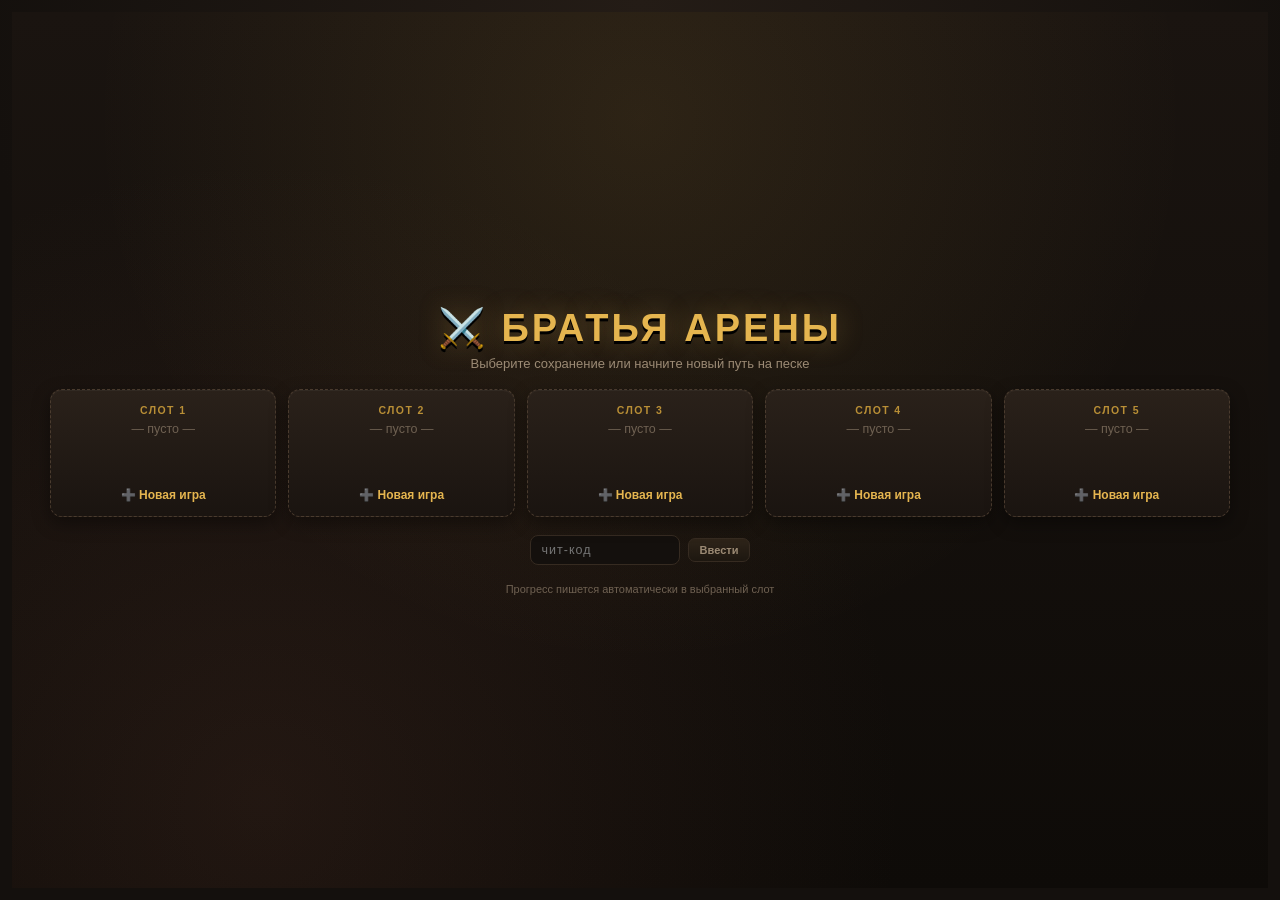
<file: index.html>
<!DOCTYPE html>
<html lang="ru">
<head>
  <meta charset="UTF-8">
  <meta name="viewport" content="width=device-width, initial-scale=1.0, viewport-fit=cover">
  <title>Братья Арены — Симулятор Гладиаторов</title>
  <link rel="stylesheet" href="style.css?v=42">
  <link rel="stylesheet" href="barracks.css?v=42">
</head>
<body>

<header id="topbar">
  <button class="home-btn" onclick="goTo('city')" title="В город">🏛️</button>
  <div class="brand">⚔️ БРАТЬЯ АРЕНЫ</div>
  <div class="res">
    <span class="res-item">💰 <b id="ui-gold">420</b></span>
    <button class="res-item res-btn" id="btn-record" onclick="openRecord()" title="Побед и поражений" data-tip="📊 <b>Побед и поражений</b><br><small>Текущий счёт побед и поражений</small>">
      ⚔️ <b id="ui-record">0–0</b>
    </button>
    <span class="res-item fame" title="Слава — ею платят за снаряжение">🏆 <b id="ui-fame">0</b></span>
    <span class="res-item">📅 <b id="ui-day">1</b></span>
    <button class="snd-btn" id="btn-help" onclick="openHelp('guide')" title="Справка и классы" data-tip="📖 <b>Справка и классы</b><br><small>Описание всех классов, навыков и механик игры</small>">?</button>
    <button class="snd-btn" id="btn-slot" onclick="openSlotMenu()" title="Сохранения" data-tip="💾 <b>Сохранения</b><br><small>Выбрать и загрузить один из 5 слотов сохранения</small>">💾</button>
    <button class="snd-btn" id="btn-sfx" onclick="toggleSfx()" title="Звуки" data-tip="🔊 <b>Звуки</b><br><small>Включить / выключить звуковые эффекты</small>">🔊</button>
    <button class="snd-btn" id="btn-music" onclick="toggleMusic()" title="Музыка" data-tip="🎵 <b>Музыка</b><br><small>Включить / выключить фоновую музыку</small>">🎵</button>
  </div>
</header>

<main>

  <!-- ================= ВЫБОР СЛОТА ================= -->
  <section id="screen-slots" class="screen active">
    <div class="slots-wrap">
      <div class="slots-head">
        <h1>⚔️ БРАТЬЯ АРЕНЫ</h1>
        <p>Выберите сохранение или начните новый путь на песке</p>
      </div>
      <div id="slot-grid" class="slot-grid"></div>
      <div class="slots-cheat">
        <input type="text" id="cheat-input" placeholder="чит-код" autocomplete="off"
               onkeydown="if(event.key==='Enter'){applyCheatCode();}">
        <button class="mini-btn" onclick="applyCheatCode()" data-tip="🎮 <b>Чит-код</b><br><small>Введите секретный код для бонусов</small>">Ввести</button>
      </div>
      <div class="slots-foot">
        <span class="slots-note">Прогресс пишется автоматически в выбранный слот</span>
      </div>
    </div>
  </section>

  <!-- ================= ГОРОД ================= -->
  <section id="screen-city" class="screen">
    <div class="city-wrap">
      <canvas id="cityCanvas" class="city-canvas"></canvas>
      <div class="city-shade"></div>

      <div class="city-content">
        <div class="city-title">
          <h1>Рим на закате</h1>
          <p>Выберите здание — каждый уголок города приближает вас к славе Колизея</p>
        </div>

        <div class="city-buildings" id="city-buildings"></div>

        <!-- Сюжетные цели: что делать дальше и что за это дадут -->
        <aside class="city-goals" id="city-goals"></aside>

        <div class="city-squad-panel">
          <div class="csp-head">
            <span>Ваш отряд</span>
            <button class="mini-btn" onclick="renderEventHistory('city-events')" data-tip="📜 <b>Вести города</b><br><small>История событий: что произошло за каждый день</small>">📜 вести</button>
          </div>
          <div id="city-squad" class="csp-body"></div>
          <div id="city-events" class="city-events"></div>
        </div>
      </div>
    </div>
  </section>

  <!-- ================= КАЗАРМА ================= -->
  <section id="screen-barracks" class="screen">
    <div class="barracks-wrap">
      <!-- Левая колонка: характеристики -->
      <div class="br-left">
        <div class="br-switch">
          <button class="br-arrow" onclick="cycleGlad(-1)" data-tip="← Предыдущий боец в казарме">‹</button>
          <div class="br-who" id="br-who">—</div>
          <button class="br-arrow" onclick="cycleGlad(1)" data-tip="Следующий боец в казарме">›</button>
        </div>
        <!-- Полоса аватарок: визуальное представление всех компаньонов.
             Клик по карточке выбирает бойца; в углу — номер и значок отряда. -->
        <div id="br-avatars" class="br-avatars"></div>
        <div id="glad-card" class="br-card"></div>
      </div>

      <!-- Центр: персонаж с ячейками экипировки -->
      <div class="br-center">
        <div class="doll">
          <div class="doll-slot slot-head" data-slot="head" ondrop="dropOnSlot(event,'head')" ondragover="allowDrop(event)" ondragleave="leaveSlot(event)">
            <span class="ds-label">Голова</span>
            <span class="ds-item" id="slot-head">—</span>
          </div>
          <div class="doll-slot slot-weapon" data-slot="weapon" ondrop="dropOnSlot(event,'weapon')" ondragover="allowDrop(event)" ondragleave="leaveSlot(event)">
            <span class="ds-label">Правая рука</span>
            <span class="ds-item" id="slot-weapon">—</span>
          </div>
          <div class="doll-slot slot-offhand" data-slot="offhand" ondrop="dropOnSlot(event,'offhand')" ondragover="allowDrop(event)" ondragleave="leaveSlot(event)">
            <span class="ds-label">Левая рука</span>
            <span class="ds-item" id="slot-offhand">—</span>
          </div>
          <div class="doll-canvas"><canvas id="bustCanvas" width="340" height="420"></canvas></div>
          <div class="doll-slot slot-body" data-slot="body" ondrop="dropOnSlot(event,'body')" ondragover="allowDrop(event)" ondragleave="leaveSlot(event)">
            <span class="ds-label">Туловище</span>
            <span class="ds-item" id="slot-body">—</span>
          </div>
          <div class="doll-slot slot-arms" data-slot="arms" ondrop="dropOnSlot(event,'arms')" ondragover="allowDrop(event)" ondragleave="leaveSlot(event)">
            <span class="ds-label">Руки</span>
            <span class="ds-item" id="slot-arms">—</span>
          </div>
          <div class="doll-slot slot-legs" data-slot="legs" ondrop="dropOnSlot(event,'legs')" ondragover="allowDrop(event)" ondragleave="leaveSlot(event)">
            <span class="ds-label">Ноги</span>
            <span class="ds-item" id="slot-legs">—</span>
          </div>
        </div>
        <div id="equip-summary" class="equip-summary"></div>
        <div class="doll-hint">Клик по ячейке — выбрать снаряжение из склада. Перетащите предмет в ячейку — или нажмите на него.</div>
        <!-- Селектор снаряжения: всплывает при клике на любую ячейку манекена -->
        <div id="slot-picker" class="slot-picker" style="display:none"></div>
      </div>

      <!-- Правая колонка: склад -->
      <div class="br-right">
        <div class="br-filters">
          <div class="br-filter-row" id="inv-filters">
            <button class="chip on" data-f="all" onclick="filterInv('all')">всё</button>
            <button class="chip" data-f="weapon" onclick="filterInv('weapon')">🗡️</button>
            <button class="chip" data-f="offhand" onclick="filterInv('offhand')">🛡️</button>
            <button class="chip" data-f="head" onclick="filterInv('head')">🪖</button>
            <button class="chip" data-f="body" onclick="filterInv('body')">🦺</button>
            <button class="chip" data-f="arms" onclick="filterInv('arms')">🧤</button>
            <button class="chip" data-f="legs" onclick="filterInv('legs')">👢</button>
          </div>
          <div class="br-filter-row">
            <span class="br-count" id="inv-count">0 предметов</span>
            <button class="mini-btn" onclick="goTo('market')" data-tip="⚒️ <b>Кузница</b><br><small>Купить оружие и броню за золото или славу</small>">⚒️ кузница</button>
          </div>
        </div>
        <div id="inventory-grid" class="br-grid"></div>
      </div>
    </div>
  </section>

  <!-- ================= ТАВЕРНА ================= -->
  <section id="screen-tavern" class="screen">
    <div class="panel wide-panel">
      <div class="panel-head">
        <h2>🍺 Таверна «Ржавый Гладиус»</h2>
        <div class="head-actions">
          <button class="mini-btn beer-btn" onclick="drinkBeer()" data-tip="🍺 <b>Пиво за 25з</b><br><small>Разговор в таверне: бонус к лечению отряда, славе и опыту собак</small>">🍺 выпить пива • 25з</button>
          <button class="mini-btn" onclick="refreshRecruits(true)" data-tip="🔄 <b>Обновить наёмников</b><br><small>Новые кандидаты за 45 золота</small>">🔄 обновить • 45з</button>
        </div>
      </div>
      <p class="panel-note">Один клик по наёмнику — и он в отряде. Если отряд полон, боец ждёт в резерве.
        Карточка с ⭐ — опытный боец: он уже в полном снаряжении и с оружием школы, но стоит дороже. Нажмите «📜 Предыстория», чтобы узнать его прошлое.</p>
      <div id="recruits-grid" class="recruit-grid"></div>
    </div>
  </section>

  <!-- ================= ПСАРНЯ ================= -->
  <section id="screen-kennel" class="screen">
    <div class="panel wide-panel">
      <div class="panel-head">
        <h2>🐕 Псарня «Злой ошейник»</h2>
        <button class="mini-btn" onclick="refreshKennel(true)" data-tip="🔄 <b>Новый помёт за 40з</b><br><small>Обновить список доступных боевых псов в псарне</small>">🔄 новый помёт • 40з</button>
      </div>
      <p class="panel-note">Псы — отдельные бойцы. Им нельзя купить снаряжение: они выходят на песок такими, какими их привели.</p>
      <div id="kennel-grid" class="recruit-grid"></div>
      <div class="kennel-owned">
        <div class="ko-head">Ваши псы</div>
        <div id="kennel-owned" class="ko-list"></div>
      </div>
    </div>
  </section>

  <!-- ================= КУЗНИЦА ================= -->
  <section id="screen-market" class="screen">
    <div class="panel wide-panel">
      <div class="panel-head">
        <h2>⚒️ Кузница и лавка бронника</h2>
        <div class="head-actions">
          <span class="panel-gold fame">🏆 <b id="market-fame">0</b></span>
          <button class="mini-btn" onclick="goTo('chests')" data-tip="📦 <b>Сундуки торговца</b><br><small>Лотерея: случайное снаряжение за золото. Чем дороже сундук — тем выше шанс редкой вещи</small>">📦 сундуки</button>
        <button class="mini-btn" onclick="goTo('cosmetics')" data-tip="🎨 <b>Внешность за славу</b><br><small>Прически, татуировки и боевая раскраска за заработанную на арене славу</small>">🎨 внешность за славу</button>
        </div>
      </div>
      <div id="market-cats"></div>
      <div id="market-grid" class="item-grid"></div>
    </div>
  </section>

  <!-- ================= СУНДУКИ ================= -->
  <section id="screen-chests" class="screen">
    <div class="panel wide-panel">
      <div class="panel-head">
        <h2>📦 Торговец сундуками</h2>
        <span class="panel-gold">💰 <b id="chests-gold">0</b></span>
      </div>
      <p class="panel-note">Дороже сундук — выше шанс на хорошее снаряжение. Но иногда внутри только мусор.</p>
      <div id="chest-grid" class="chest-grid"></div>
    </div>
  </section>

  <!-- ================= ХРАМ ================= -->
  <section id="screen-temple" class="screen">
    <div class="panel wide-panel">
      <div class="panel-head">
        <h2>🏛️ Храм Медикуса</h2>
        <div class="head-actions">
          <span class="panel-gold">💰 <b id="temple-gold">0</b></span>
          <button class="mini-btn" onclick="healAll()" data-tip="🏥 <b>Вылечить всех</b><br><small>Восстановить HP всем раненым бойцам за золото</small>">вылечить всех</button>
        </div>
      </div>
      <p class="panel-note">Медикус залечит раны и конечности. Отрубленное не возвращается — но покалеченную руку ещё можно спасти.</p>
      <div id="temple-list" class="temple-list"></div>
    </div>
  </section>

  <!-- ================= ТРЕНИРОВКА ================= -->
  <section id="screen-training" class="screen">
    <div class="panel wide-panel">
      <div class="panel-head">
        <h2>🎯 Двор тренировок</h2>
        <span class="panel-gold">💰 <b id="training-gold">0</b></span>
      </div>
      <p class="panel-note">Тренировка — это ритм. Боец бьёт по щиту в такт музыке: нажимайте <b>A S D F</b>, когда метка входит в зону удара. Первый уровень — <b>30 секунд</b> чистого ритма, каждый следующий — на 5 секунд дольше. Промах сбивает серию. Цена: <b>55з</b>.</p>
      <div class="training-stage">
        <canvas id="trainingCanvas" width="900" height="300"></canvas>
      </div>
      <div id="train-game" class="train-game" style="display:none"></div>
      <div id="training-list" class="temple-list"></div>
    </div>
  </section>

  <!-- ================= КОСМЕТИКА ЗА СЛАВУ ================= -->
  <section id="screen-cosmetics" class="screen">
    <div class="panel wide-panel">
      <div class="panel-head">
        <h2>🎨 Внешность за славу</h2>
        <div class="head-actions">
          <span class="panel-gold fame">🏆 <b id="cosmetics-fame">0</b></span>
          <button class="mini-btn" onclick="goTo('market')" data-tip="⚒️ <b>Кузница</b><br><small>Купить оружие и броню за золото или славу</small>">в кузницу</button>
        </div>
      </div>
      <p class="panel-note">Слава — не деньги: снаряжение на неё больше не купить. Зато толпа запоминает лица. Меняйте облик бойца: рост, телосложение, татуировки, шрамы и боевую раскраску.</p>
      <div id="cosmetics-list" class="cosmetics-list"></div>
    </div>
  </section>

  <!-- ================= ПРОМЫСЕЛ: РЫБАЛКА И ОХОТА ================= -->
  <section id="screen-fishing" class="screen">
    <div class="panel wide-panel">
      <div class="panel-head">
        <h2>🎣 Промысел</h2>
        <div class="head-actions">
          <span class="panel-gold">💰 <b id="fishing-gold">0</b></span>
          <button class="mini-btn" onclick="goTo('city')" data-tip="🏛️ <b>В город</b><br><small>Вернуться к карте города</small>">в город</button>
        </div>
      </div>
      <p class="panel-note">Честный, но скудный хлеб. Удачный промысел даёт примерно половину золота среднего боя — на арене платят больше.</p>
      <div class="work-tabs" id="work-tabs"></div>
      <div class="work-stage">
        <canvas id="workCanvas" width="900" height="280"></canvas>
      </div>
      <div id="work-status" class="work-status"></div>
      <button class="wide-btn primary" id="work-btn" onclick="workAction()" data-tip="🎣 <b>Промысел</b><br><small>Начать мини-игру: ловите момент, чтобы поймать рыбу или добычу и получить золото</small>">Начать</button>
      <div class="work-hint" id="work-hint"></div>
    </div>
  </section>

  <!-- ================= АРЕНА: ВЫБОР ================= -->
  <section id="screen-arena" class="screen">
    <div class="panel arena-prep-panel">
      <div class="panel-head">
        <h2>⚔️ Колизей — выберите сложность</h2>
      </div>
      <p class="panel-note">Арена выбирается жребием. Вы решаете только, насколько жестоким будет бой.</p>
      <div id="arena-squad" class="arena-squad"></div>
      <div id="arena-teams" class="arena-grid"></div>
    </div>
  </section>

  <!-- ================= БОЙ ================= -->
  <section id="screen-combat" class="screen combat-screen">
    <div class="combat-top">
      <div class="team-block player-side">
        <div class="tb-label">Ваш отряд</div>
        <div class="tb-units" id="team-player"></div>
      </div>

      <div class="round-badge" id="round-badge"></div>

      <div class="team-block enemy-side">
        <div class="tb-label" id="combat-screen-title">Противник</div>
        <div class="tb-units" id="team-enemy"></div>
      </div>
    </div>

    <div class="arena-wrap">
      <canvas id="arenaCanvas"></canvas>
      <div class="arena-labels">
        <span class="al-arena" id="combat-arena-name"></span>
        <span class="al-tier" id="combat-tier-badge"></span>
      </div>
      <div class="arena-hint" id="combat-hint"></div>

      <!-- Панель прицеливания по конечностям -->
      <div id="aim-panel" class="aim-panel"></div>

      <!-- Меню действий выбранного бойца -->
      <div id="unit-menu" class="unit-menu">
        <div id="um-pointer" class="um-pointer"></div>
      </div>

      <!-- Уведомление о смене хода -->
      <div id="turn-toast" class="turn-toast"></div>

      <!-- Кнопки управления прямо на арене -->
      <div id="combat-controls" class="combat-controls"></div>
    </div>

    <div class="combat-bottom">
      <div class="unit-panel" id="unit-panel"></div>
      <div class="combat-log" id="combat-log"></div>
    </div>
  </section>

</main>

<!-- ================= ВЫБОР СНАРЯЖЕНИЯ ДЛЯ ПСА ================= -->
<div id="dog-gear-modal" class="modal-overlay" style="display:none">
  <div class="panel dog-gear-box">
    <div class="sp-head">
      <span class="sp-title">Попона для пса</span>
      <button class="sp-close" onclick="closeDogGearPicker()">✕</button>
    </div>
    <div id="dog-gear-body"></div>
    <div class="dog-gear-note">Попоны продаются в кузнице на вкладке «🐕 Псы».</div>
  </div>
</div>

<!-- ================= ВЫБОР СЛОТА (меню) ================= -->
<div id="slot-modal" class="modal-overlay" style="display:none">
  <div class="panel slot-box">
    <h2>💾 Сохранения</h2>
    <div id="slot-modal-body"></div>
    <button class="wide-btn" onclick="closeSlotMenu()" data-tip="Закрыть меню сохранений и вернуться в игру">Закрыть</button>
  </div>
</div>

<!-- ================= СОЗДАНИЕ ГЕРОЯ ================= -->
<div id="creator-modal" class="modal-overlay" style="display:none">
  <div class="panel creator-box">
    <h2>⚔️ Создание чемпиона</h2>
    <div class="creator-body">
      <div class="creator-preview">
        <canvas id="creatorCanvas" width="300" height="400"></canvas>
        <button class="mini-btn" onclick="randomizeCreator()" data-tip="🎲 <b>Случайная внешность</b><br><small>Сгенерировать случайный облик героя</small>">🎲 внешность</button>
      </div>

      <div class="creator-fields">
        <div class="creator-grid">
          <label>Имя
            <input type="text" id="cr-name" value="Валерий Сильченко" oninput="updateCreatorPreview()">
          </label>
          <label>Пол
            <select id="cr-gender" onchange="updateCreatorPreview()">
              <option value="male" selected>Мужчина</option>
              <option value="female">Женщина</option>
            </select>
          </label>
        </div>

        <label>Происхождение
          <select id="cr-bg" onchange="updateCreatorPreview()">
            <option value="0">Бывший легионер — крепкий, дисциплинированный</option>
            <option value="1">Северный наёмник — много здоровья</option>
            <option value="2">Браконьер — самый ловкий, лучший уклон</option>
            <option value="3">Кузнец — силач для тяжёлого оружия</option>
          </select>
        </label>

        <div class="creator-grid">
          <label>Стартовое оружие
            <select id="cr-weapon" onchange="updateCreatorPreview()">
              <option value="w_rusty">Ржавый гладиус — ближний бой</option>
              <option value="w_hatchet">Топорик — бронебойный</option>
              <option value="w_spear">Короткое копьё — 2 клетки</option>
              <option value="w_shortbow">Охотничий лук — 7 клеток</option>
              <option value="w_shiv">Заточенный обломок — быстрый</option>
            </select>
          </label>
          <label>Щит
            <select id="cr-shield" onchange="updateCreatorPreview()">
              <option value="no">Без щита — чистый урон</option>
              <option value="yes">Со щитом — блок и защита</option>
            </select>
          </label>
        </div>

        <div class="creator-grid">
          <label>Телосложение
            <select id="cr-build" onchange="updateCreatorPreview()">
              <option value="slim">Худой</option>
              <option value="normal" selected>Обычный</option>
              <option value="muscular">Мышцастый</option>
              <option value="heavy">Тяжёлый</option>
            </select>
          </label>
          <label>Кожа
            <select id="cr-skin" onchange="updateCreatorPreview()">
              <option value="#f5c9a4">Светлая</option>
              <option value="#e8ab7e" selected>Средиземноморская</option>
              <option value="#cf9468">Загорелая</option>
              <option value="#a9744c">Смуглая</option>
              <option value="#7d5236">Тёмная</option>
            </select>
          </label>
        </div>

        <div class="creator-grid">
          <label>Цвет волос
            <select id="cr-hair-color" onchange="updateCreatorPreview()">
              <option value="#2a2118">Вороной</option>
              <option value="#4a3018" selected>Каштановый</option>
              <option value="#c9a45c">Русый</option>
              <option value="#a84a3a">Рыжий</option>
              <option value="#b8bcc0">Седой</option>
              <option value="#e4e2dc">Белый</option>
            </select>
          </label>
          <label>Форма лица
            <select id="cr-face" onchange="updateCreatorPreview()">
              <option value="classic" selected>Классическое</option>
              <option value="square">Квадратное</option>
              <option value="oval">Овальное</option>
              <option value="round">Круглое</option>
              <option value="gaunt">Худое</option>
              <option value="broad">Широкоскулое</option>
              <option value="pointed">Заострённое</option>
              <option value="weathered">Обветренное</option>
            </select>
          </label>
          <label>Глаза
            <select id="cr-eyes" onchange="updateCreatorPreview()">
              <option value="calm" selected>Спокойные</option>
              <option value="narrow">Прищуренные</option>
              <option value="wide">Раскрытые</option>
              <option value="heavy">Тяжёлые веки</option>
              <option value="almond">Миндалевидные</option>
              <option value="deep">Глубокие</option>
              <option value="hawk">Хищные</option>
              <option value="sleepy">Сонные</option>
              <option value="kind">Добрые</option>
              <option value="stare">Немигающий взгляд</option>
            </select>
          </label>
          <label>Нос
            <select id="cr-nose" onchange="updateCreatorPreview()">
              <option value="straight" selected>Прямой</option>
              <option value="aquiline">Орлиный</option>
              <option value="button">Курносый</option>
              <option value="broad">Широкий</option>
              <option value="thin">Тонкий</option>
              <option value="broken">С горбинкой</option>
              <option value="snub">Вздёрнутый</option>
              <option value="heavy">Тяжёлый</option>
              <option value="roman">Римский</option>
            </select>
          </label>
        </div>

        <div class="creator-grid">
          <label>Брови
            <select id="cr-brows" onchange="updateCreatorPreview()">
              <option value="natural" selected>Естественные</option>
              <option value="thick">Густые</option>
              <option value="thin">Тонкие</option>
              <option value="straight">Прямые</option>
              <option value="arched">Дугой</option>
              <option value="angry">Сдвинутые</option>
              <option value="worried">Домиком</option>
              <option value="bushy">Косматые</option>
              <option value="unibrow">Сросшиеся</option>
            </select>
          </label>
          <label>Рот
            <select id="cr-mouth" onchange="updateCreatorPreview()">
              <option value="neutral" selected>Обычный</option>
              <option value="thin">Тонкие губы</option>
              <option value="full">Полные губы</option>
              <option value="wide">Широкий рот</option>
              <option value="small">Маленький рот</option>
              <option value="grim">Жёсткий</option>
              <option value="smirk">Ухмылка</option>
              <option value="scarred">Перекошенный</option>
            </select>
          </label>
        </div>
        <div class="creator-grid">
          <label>Борода
            <select id="cr-beard" onchange="updateCreatorPreview()">
              <option value="none">Нет</option>
              <option value="stubble">Щетина</option>
              <option value="full" selected>Густая</option>
              <option value="long">Длинная</option>
              <option value="goatee">Козлиная</option>
              <option value="moustache">Усы</option>
              <option value="shortbox">Короткая окладистая</option>
              <option value="verdi">Верди</option>
              <option value="chinstrap">По контуру</option>
              <option value="imperial">Имперская</option>
              <option value="horseshoe">Подкова</option>
              <option value="vandyke">Ван Дейк</option>
              <option value="garibaldi">Гарибальди</option>
              <option value="anchor">Якорь</option>
              <option value="ducktail">Утиный хвост</option>
              <option value="sidewhiskers">Бакенбарды</option>
            </select>
          </label>
          <label>Причёска
            <select id="cr-hair-style" onchange="updateCreatorPreview()">
              <option value="short" selected>Короткая</option>
              <option value="long">Длинная</option>
              <option value="ponytail">Хвост</option>
              <option value="braids">Косы</option>
              <option value="bun">Пучок</option>
              <option value="mohawk">Ирокез</option>
              <option value="curly">Кудри</option>
              <option value="dreadlocks">Дреды</option>
              <option value="topknot">Узел</option>
              <option value="shaved">Бритый</option>
              <option value="bald">Лысый</option>
              <option value="crew">Ёжик</option>
              <option value="slick">Зачёс назад</option>
              <option value="parted">Пробор</option>
              <option value="fringe">Чёлка</option>
              <option value="spiky">Рваные пряди</option>
              <option value="halfup">Полухвост</option>
              <option value="twinbraids">Две косы</option>
              <option value="afro">Афро</option>
              <option value="wavy">Волны</option>
              <option value="undercut">Выбритый висок</option>
            </select>
          </label>
        </div>

        <button class="wide-btn primary big" onclick="confirmCreateHero()">🔥 Начать путь на арене</button>
      </div>
    </div>
  </div>
</div>

<!-- ================= РАССТАНОВКА ПЕРЕД БОЕМ ================= -->
<div id="deploy-modal" class="modal-overlay" style="display:none">
  <div class="panel deploy-box">
    <div id="deploy-body"></div>
  </div>
</div>

<!-- ================= РАСПРЕДЕЛЕНИЕ ОЧКОВ ================= -->
<div id="levelup-modal" class="modal-overlay" style="display:none">
  <div class="panel levelup-box">
    <h2>🎉 Повышение уровня</h2>
    <div id="levelup-body"></div>
    <button class="wide-btn primary" onclick="closeLevelUp()" data-tip="Завершить распределение очков характеристик">Готово</button>
  </div>
</div>

<!-- ================= ВЫБОР НАВЫКА (каждые 3 уровня) ================= -->
<div id="skill-modal" class="modal-overlay" style="display:none">
  <div class="panel skill-box">
    <h2>🌟 Новый навык</h2>
    <div id="skill-body"></div>
    <button class="wide-btn" onclick="closeSkillPicker()" data-tip="Выбрать навык позже — окно откроется снова">Позже</button>
  </div>
</div>

<!-- ================= СПРАВКА ================= -->
<div id="help-modal" class="modal-overlay" style="display:none">
  <div class="panel help-box">
    <div class="help-top">
      <h2>❓ Справка</h2>
      <button class="mini-btn" onclick="closeHelp()">✕</button>
    </div>
    <div id="help-body"></div>
  </div>
</div>

<!-- ================= ИТОГ БОЯ ================= -->
<div id="combat-result" class="modal-overlay" style="display:none">
  <div class="panel result-box">
    <div id="combat-result-body"></div>
    <button class="wide-btn primary" id="result-btn-arena" onclick="document.getElementById('combat-result').style.display='none'; goTo('arena')">К аренам</button>
    <button class="wide-btn" onclick="document.getElementById('combat-result').style.display='none'; goTo('city')">В город</button>
  </div>
</div>

<!-- ================= СЛУЧАЙНОЕ СОБЫТИЕ ================= -->
<div id="event-modal" class="modal-overlay" style="display:none">
  <div class="panel event-box">
    <div id="event-body"></div>
  </div>
</div>

<!-- ================= СУНДУК ================= -->
<div id="chest-modal" class="modal-overlay" style="display:none">
  <div class="panel chest-box">
    <div id="chest-body"></div>
    <button class="wide-btn primary" id="chest-take-btn" onclick="closeChestModal()" data-tip="Забрать добычу и закрыть сундук" disabled>Забрать</button>
  </div>
</div>

<!-- ================= ПИВО И РАЗГОВОР ================= -->
<div id="beer-modal" class="modal-overlay" style="display:none">
  <div class="panel beer-box">
    <div id="beer-body"></div>
    <button class="wide-btn primary" onclick="closeBeerModal()" data-tip="Завершить разговор в таверне">Довольно</button>
  </div>
</div>

  <!-- ================= ПРЕДЫСТОРИЯ НАЁМНИКА ================= -->
  <div id="recruit-lore-modal" class="modal-overlay" style="display:none">
    <div class="panel lore-box">
      <div class="help-top">
        <h2>📜 Предыстория</h2>
        <button class="mini-btn" onclick="closeRecruitLore()">✕</button>
      </div>
      <div id="lore-body" class="lore-body"></div>
      <button class="wide-btn primary" onclick="closeRecruitLore()">Закрыть</button>
    </div>
  </div>

  <!-- ================= СЮЖЕТ ================= -->
  <div id="story-modal" class="modal-overlay" style="display:none">
  <div class="panel story-box">
    <div id="story-body"></div>
    <button class="wide-btn primary" onclick="closeStoryModal()" data-tip="Продолжить игру после сюжетной сцены">Продолжить</button>
  </div>
</div>

<!-- ================= КОНЕЦ ИГРЫ ================= -->
<div id="gameover-modal" class="modal-overlay" style="display:none">
  <div class="panel gameover-box">
    <div id="gameover-body"></div>
    <button class="wide-btn primary" onclick="restartFromGameOver()" data-tip="Начать новую игру с чистого листа — все данные текущего сохранения будут потеряны">Начать заново</button>
    <button class="wide-btn" onclick="openSlotMenu()">Другие сохранения</button>
  </div>
</div>

<!-- ================= СООБЩЕНИЕ ================= -->
<div id="vk-alert-modal" class="modal-overlay" style="display:none; z-index:200;">
  <div class="panel alert-box">
    <h2>📜 Весть с арены</h2>
    <p id="vk-alert-text"></p>
    <button class="wide-btn primary" onclick="document.getElementById('vk-alert-modal').style.display='none'">Понятно</button>
  </div>
</div>

<script>
  window.alert = function (message) {
    document.getElementById('vk-alert-text').textContent = message;
    document.getElementById('vk-alert-modal').style.display = 'flex';
  };
</script>

<script src="audio.js?v=42"></script>
<script src="data.js?v=42"></script>
<script src="save.js?v=42"></script>
<script src="renderer.js?v=42"></script>
<script src="events.js?v=42"></script>
<script src="combat.js?v=42"></script>
<script src="game.js?v=42"></script>
<script>initGame();</script>
</body>
</html>
</file>
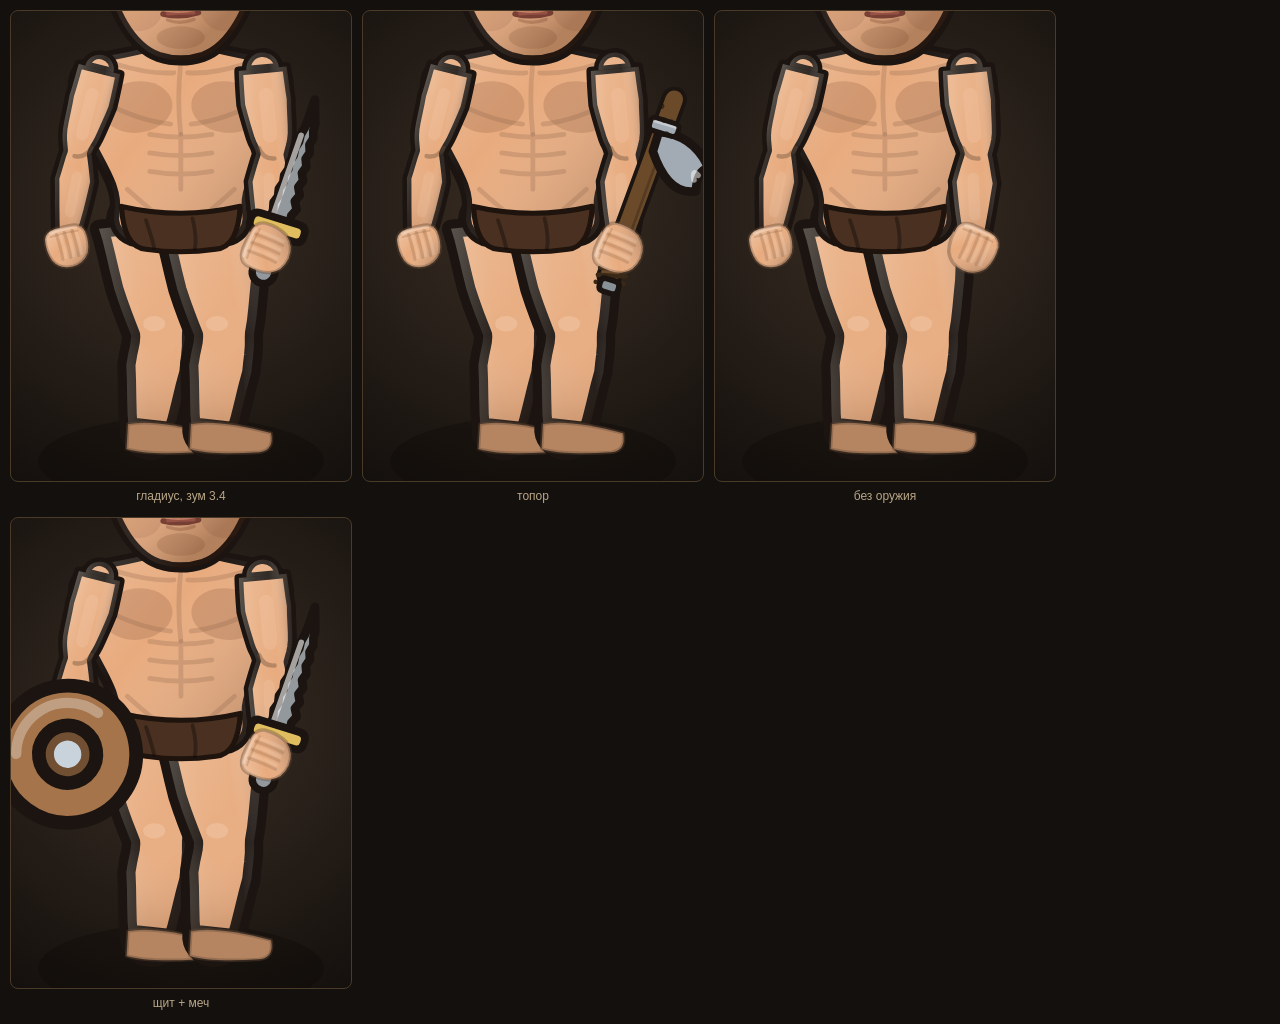
<file: _arm_check.html>
<!DOCTYPE html>
<html lang="ru">
<head>
<meta charset="utf-8">
<title>Рука и оружие</title>
<style>
  body { margin: 0; background: #14100d; color: #e8dcc8; font: 12px "Segoe UI", sans-serif; padding: 10px; display: flex; gap: 10px; flex-wrap: wrap; }
  figure { margin: 0; }
  canvas { background: radial-gradient(circle at 50% 42%, #3a2e24, #14100d); border: 1px solid #4a3a28; border-radius: 8px; }
  figcaption { text-align: center; padding: 4px; color: #b9a687; }
</style>
</head>
<body>
<figure><canvas id="c1" width="340" height="470"></canvas><figcaption>гладиус, зум 3.4</figcaption></figure>
<figure><canvas id="c2" width="340" height="470"></canvas><figcaption>топор</figcaption></figure>
<figure><canvas id="c3" width="340" height="470"></canvas><figcaption>без оружия</figcaption></figure>
<figure><canvas id="c4" width="340" height="470"></canvas><figcaption>щит + меч</figcaption></figure>

<script src="data.js"></script>
<script>window.clamp = function (v, a, b) { return Math.max(a, Math.min(b, v)); };</script>
<script src="renderer.js"></script>
<script>
function hero(wpnId, offId) {
  const g = {
    id: 'arm_test_1', name: 'T', gender: 'male', build: 'normal',
    skinColor: '#e8ab7e', hairColor: '#4a3018', hairStyle: 'short',
    beardStyle: 'none', faceStyle: 'classic',
    eyeStyle: 'calm', noseStyle: 'straight', browStyle: 'natural',
    equip: { weapon: null, offhand: null, head: null, body: null, arms: null, legs: null }
  };
  if (wpnId) { const w = itemById(wpnId); if (w) g.equip.weapon = w; }
  if (offId) { const o = itemById(offId); if (o) g.equip.offhand = o; }
  return g;
}

function paint(id, g) {
  const cv = document.getElementById(id);
  const ctx = cv.getContext('2d');
  drawBattleBrother(ctx, g, cv.width / 2, cv.height - 30, 3.4, 1, {});
}

paint('c1', hero('w_rusty'));
paint('c2', hero('w_hatchet'));
paint('c3', hero(null));
paint('c4', hero('w_rusty', 'o_buckler'));
</script>
</body>
</html>
</file>
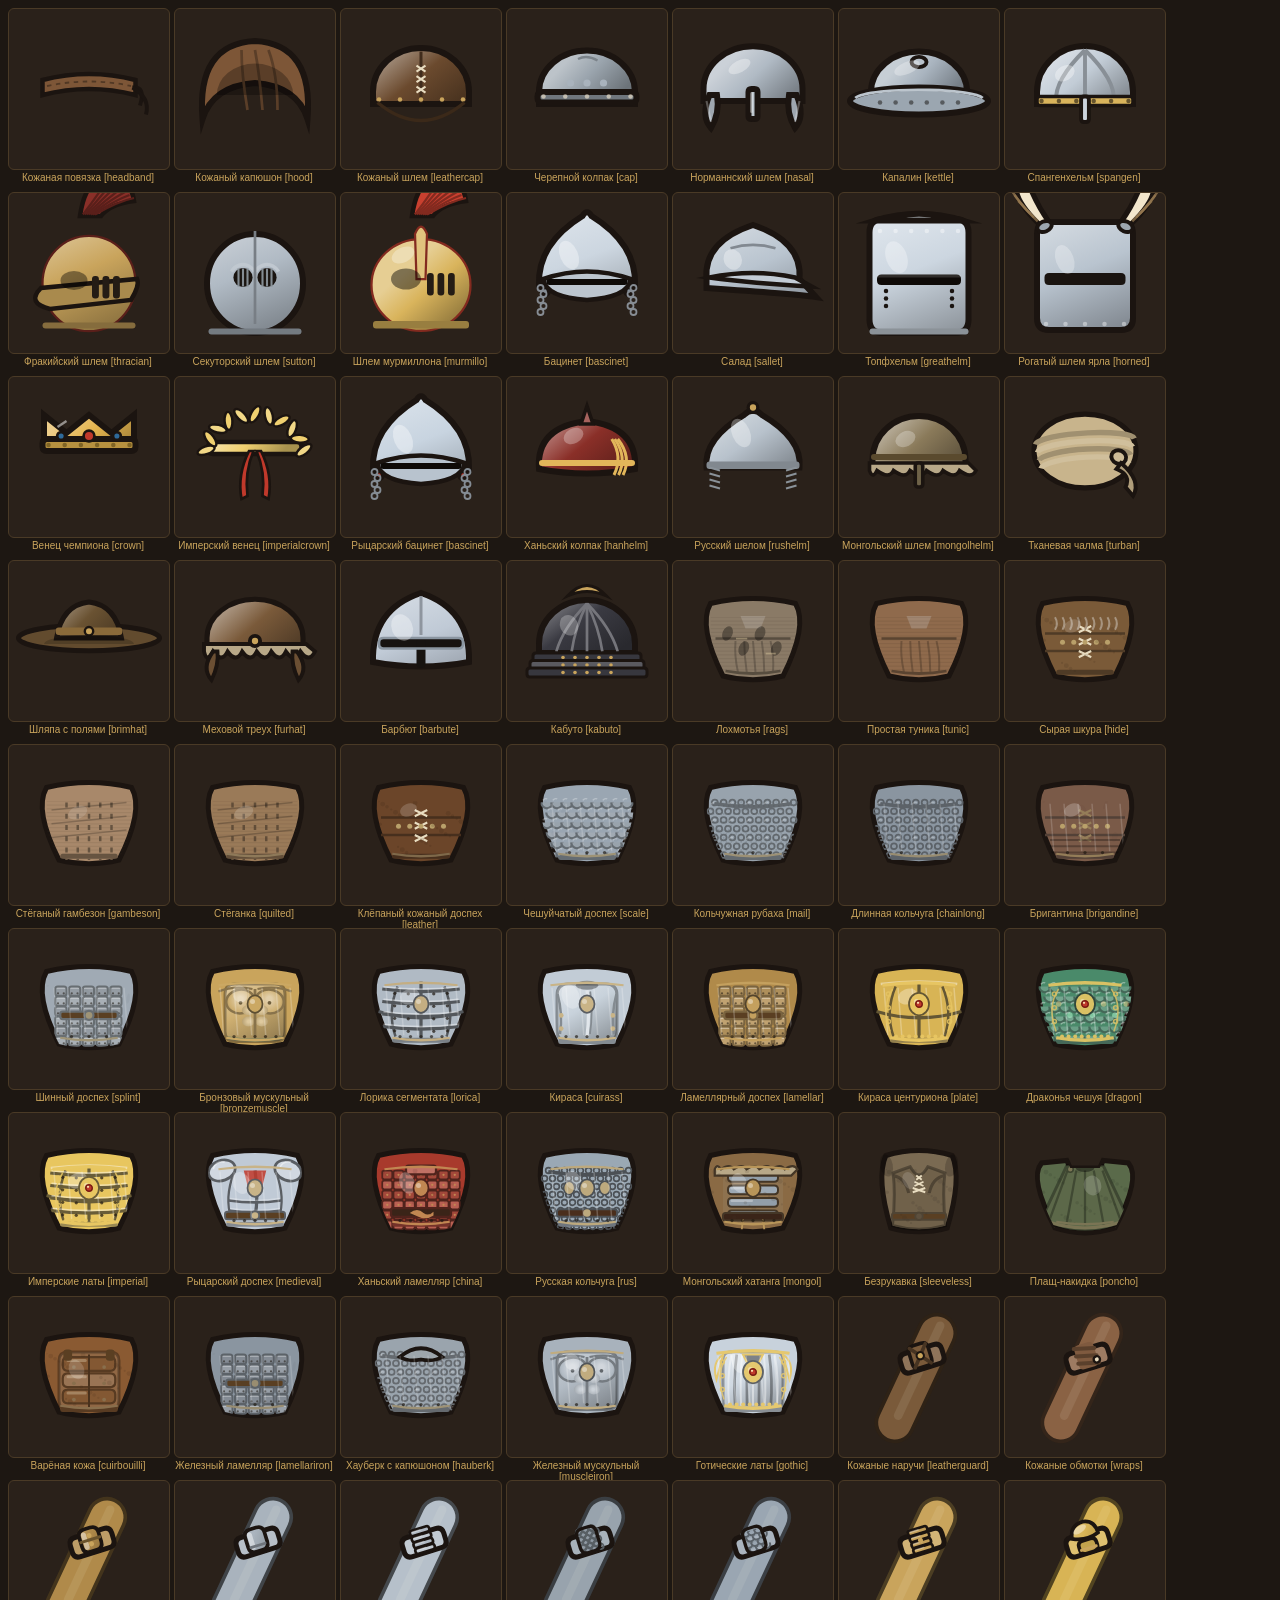
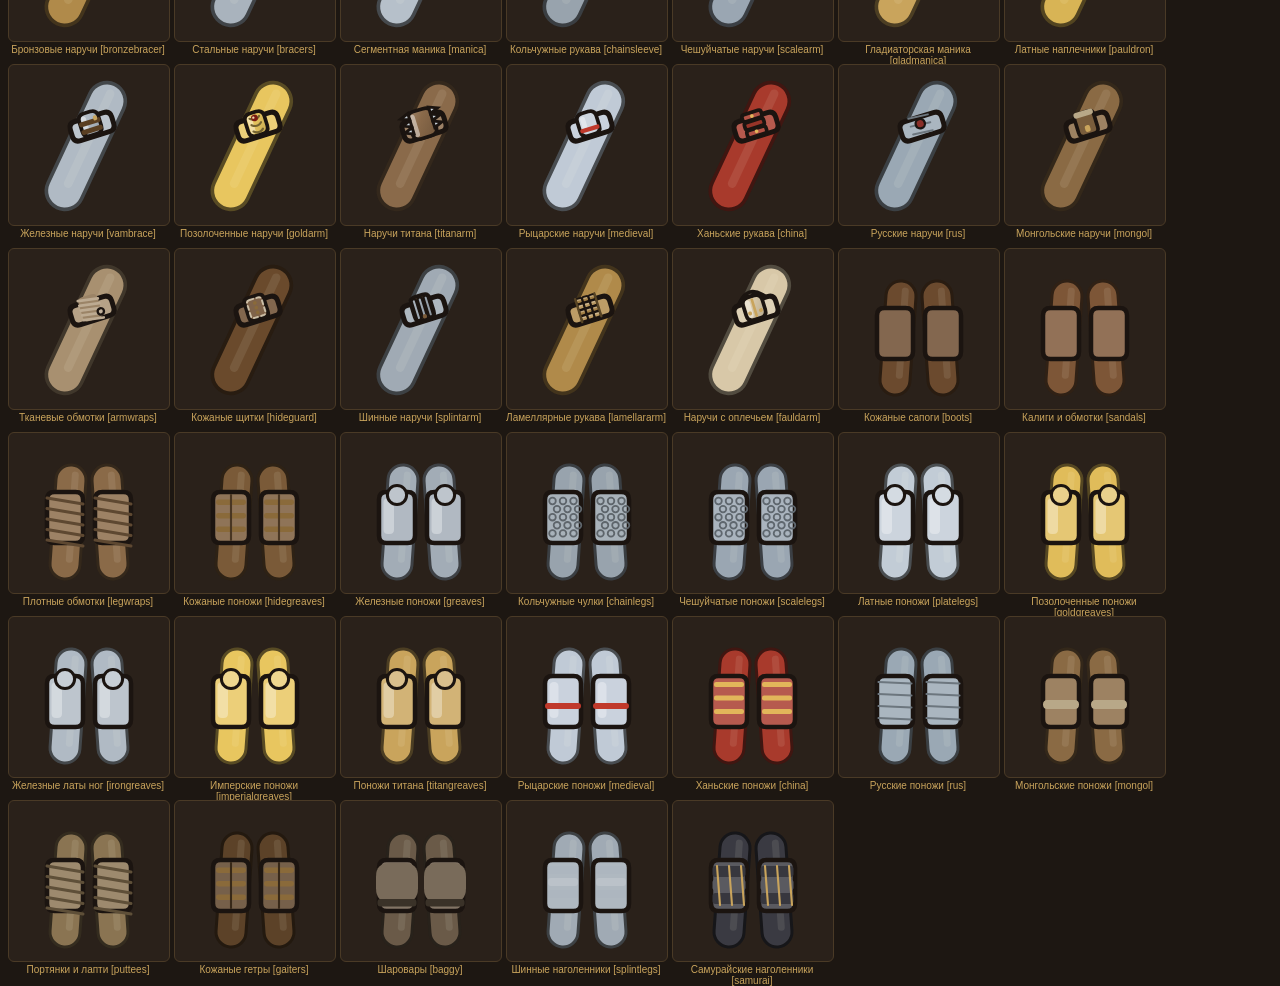
<file: _armor_icons.html>
<!DOCTYPE html>
<html lang="ru">
<head><meta charset="utf-8"><title>armor icons</title>
<style>
  body { background:#1d1712; margin:0; padding:8px; font-family:Segoe UI, sans-serif; }
  .grid { display:flex; flex-wrap:wrap; gap:6px; }
  .cell { width:160px; text-align:center; }
  .cell canvas { background:#2a211a; border:1px solid #4a3a26; border-radius:6px; display:block; }
  .cap { font-size:10px; color:#c9a45c; margin-top:2px; height:14px; }
</style>
</head>
<body>
<div class="grid" id="grid"></div>
<script src="data.js"></script>
<script src="renderer.js"></script>
<script>
  const slots = ['head','body','arms','legs'];
  const grid = document.getElementById('grid');
  slots.forEach(slot => {
    itemsBySlot(slot).forEach(item => {
      const cell = document.createElement('div');
      cell.className = 'cell';
      const cv = document.createElement('canvas');
      cv.width = 160; cv.height = 160;
      cell.appendChild(cv);
      const cap = document.createElement('div');
      cap.className = 'cap';
      cap.textContent = item.name + ' [' + item.vis + ']';
      cell.appendChild(cap);
      grid.appendChild(cell);
      const ctx = cv.getContext('2d');
      drawItemIcon(ctx, item, 80, 80, 150);
    });
  });
</script>
</body>
</html>
</file>
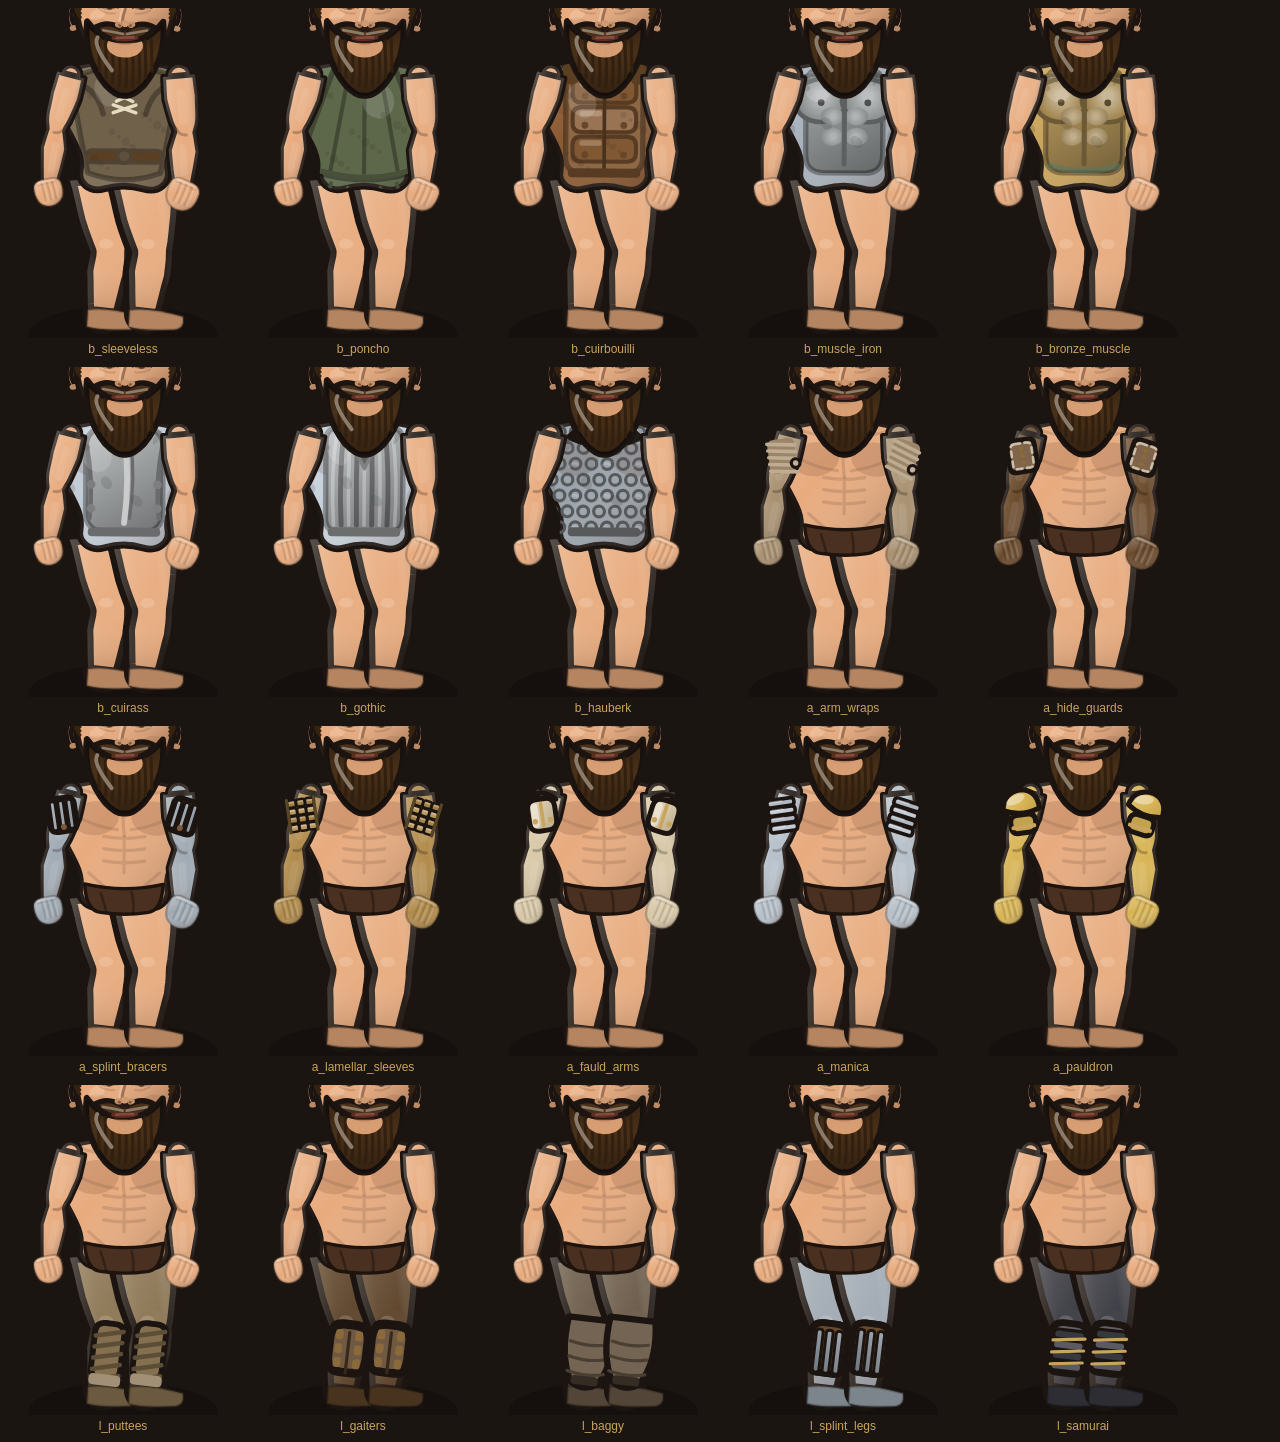
<file: _armor_new.html>
<!DOCTYPE html>
<html lang="ru">
<head><meta charset="utf-8"><title>new armor zoom</title>
<style>
  body { background:#1b1512; margin:0; padding:8px; font-family:Segoe UI, sans-serif; }
  .row { display:flex; flex-wrap:wrap; gap:10px; }
  .cell { text-align:center; }
  .cap { font-size:12px; color:#c9a45c; height:15px; }
</style>
</head>
<body>
<div class="row" id="row"></div>
<script src="data.js"></script>
<script src="renderer.js"></script>
<script>
  const clamp = (v,a,b) => Math.min(b, Math.max(a, v));
  function makeGlad(over) {
    return Object.assign({
      id: 'tg', name: 'Тест', gender: 'male', build: 'normal',
      skinColor: '#e8ab7e', hairColor: '#4a3018',
      hairStyle: 'short', beardStyle: 'full',
      equip: { weapon: null, offhand: null, head: null, body: null, arms: null, legs: null },
      limbs: null
    }, over);
  }
  const sets = [
    ['b_sleeveless', { body:'sleeveless' }],
    ['b_poncho', { body:'poncho' }],
    ['b_cuirbouilli', { body:'cuirbouilli' }],
    ['b_muscle_iron', { body:'muscleiron' }],
    ['b_bronze_muscle', { body:'bronzemuscle' }],
    ['b_cuirass', { body:'cuirass' }],
    ['b_gothic', { body:'gothic' }],
    ['b_hauberk', { body:'hauberk' }],
    ['a_arm_wraps', { arms:'armwraps' }],
    ['a_hide_guards', { arms:'hideguard' }],
    ['a_splint_bracers', { arms:'splintarm' }],
    ['a_lamellar_sleeves', { arms:'lamellararm' }],
    ['a_fauld_arms', { arms:'fauldarm' }],
    ['a_manica', { arms:'manica' }],
    ['a_pauldron', { arms:'pauldron' }],
    ['l_puttees', { legs:'puttees' }],
    ['l_gaiters', { legs:'gaiters' }],
    ['l_baggy', { legs:'baggy' }],
    ['l_splint_legs', { legs:'splintlegs' }],
    ['l_samurai', { legs:'samurai' }]
  ];
  sets.forEach(([label, eq]) => {
    const wrap = document.createElement('div');
    wrap.className = 'cell';
    const cv = document.createElement('canvas');
    cv.width = 230; cv.height = 330;
    wrap.appendChild(cv);
    const cap = document.createElement('div');
    cap.className = 'cap';
    cap.textContent = label;
    wrap.appendChild(cap);
    document.getElementById('row').appendChild(wrap);
    const ctx = cv.getContext('2d');
    const full = { weapon:null, offhand:null, head:null, body:null, arms:null, legs:null };
    Object.keys(eq).forEach(k => {
      const vis = eq[k];
      const found = itemsBySlot(k).find(i => i.vis === vis);
      full[k] = found ? { vis: found.vis, color: found.color, trim: found.trim, armor: found.armor } : { vis, color: '#8a7a66' };
    });
    ctx.save();
    ctx.translate(115, 0);
    ctx.scale(2.5, 2.5);
    drawBattleBrother(ctx, makeGlad({ equip: full }), 0, 128, 0.9, 1, { emotion:'idle' });
    ctx.restore();
  });
</script>
</body>
</html>
</file>
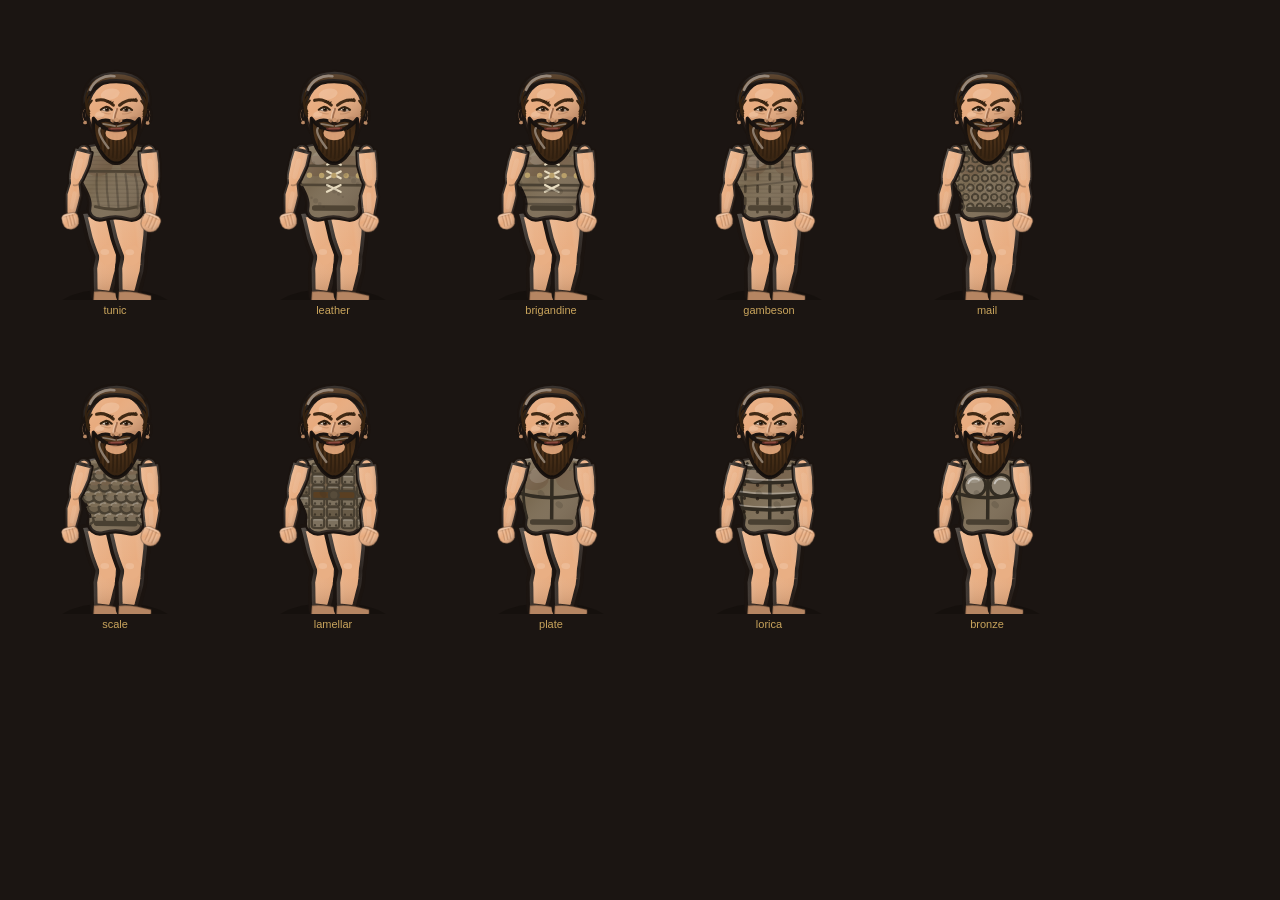
<file: _armor_test.html>
<!DOCTYPE html>
<html lang="ru">
<head><meta charset="utf-8"><title>armor test</title>
<style>
  body { background:#1b1512; margin:0; padding:10px; font-family:Segoe UI, sans-serif; }
  .row { display:flex; flex-wrap:wrap; gap:8px; }
  .cell { text-align:center; }
  .cap { font-size:11px; color:#c9a45c; }
</style>
</head>
<body>
<div class="row" id="row"></div>
<script src="data.js"></script>
<script src="renderer.js"></script>
<script>
  const clamp = (v,a,b) => Math.min(b, Math.max(a, v));
  function makeGlad(over) {
    return Object.assign({
      id: 'tg', name: 'Тест', gender: 'male', build: 'normal',
      skinColor: '#e8ab7e', hairColor: '#4a3018',
      hairStyle: 'short', beardStyle: 'full',
      equip: { weapon: null, offhand: null, head: null, body: null, arms: null, legs: null },
      limbs: null
    }, over);
  }
  const bodies = ['tunic','leather','brigandine','gambeson','mail','scale','lamellar','plate','lorica','bronze'];
  bodies.forEach(b => {
    const wrap = document.createElement('div');
    wrap.className = 'cell';
    const cv = document.createElement('canvas');
    cv.width = 210; cv.height = 290;
    wrap.appendChild(cv);
    const cap = document.createElement('div');
    cap.className = 'cap';
    cap.textContent = b;
    wrap.appendChild(cap);
    document.getElementById('row').appendChild(wrap);
    const ctx = cv.getContext('2d');
    ctx.save();
    ctx.translate(105, 0);
    ctx.scale(1.5, 1.5);
    drawBattleBrother(ctx, makeGlad({ equip: { weapon:null, offhand:null, head:null, body:{ vis:b, color:'#7a6a52' }, arms:null, legs:null } }), 0, 195, 0.9, 1, { emotion:'idle' });
    ctx.restore();
  });
</script>
</body>
</html>
</file>
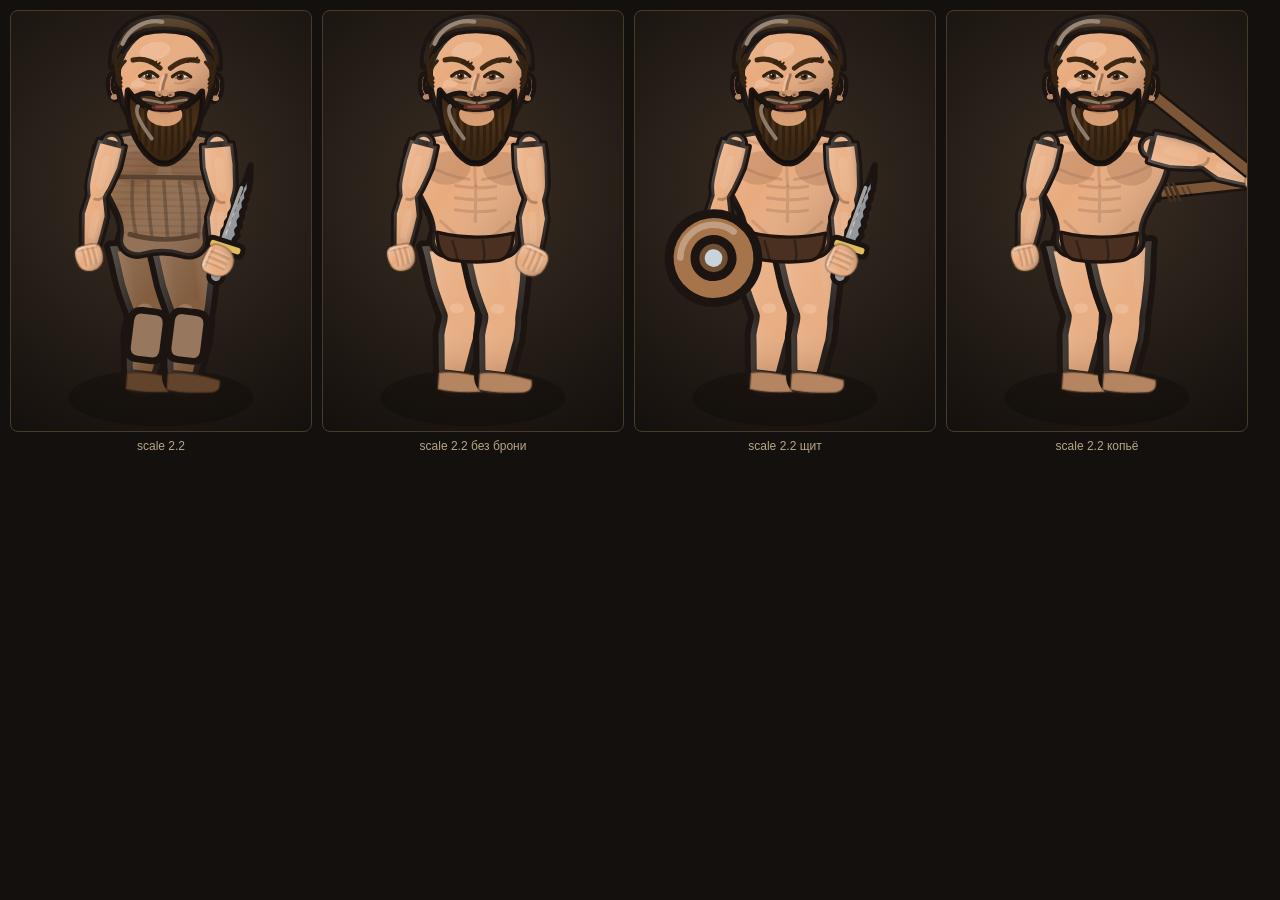
<file: _body_check.html>
<!DOCTYPE html>
<html lang="ru">
<head>
<meta charset="utf-8">
<title>Проверка тела</title>
<style>
  body { margin: 0; background: #14100d; color: #e8dcc8; font: 12px "Segoe UI", sans-serif; display: flex; gap: 10px; flex-wrap: wrap; padding: 10px; }
  figure { margin: 0; }
  canvas { background: radial-gradient(circle at 50% 42%, #3a2e24, #14100d); border: 1px solid #4a3a28; border-radius: 8px; }
  figcaption { text-align: center; padding: 4px; color: #b9a687; }
</style>
</head>
<body>
<figure><canvas id="c1" width="300" height="420"></canvas><figcaption>scale 2.2</figcaption></figure>
<figure><canvas id="c2" width="300" height="420"></canvas><figcaption>scale 2.2 без брони</figcaption></figure>
<figure><canvas id="c3" width="300" height="420"></canvas><figcaption>scale 2.2 щит</figcaption></figure>
<figure><canvas id="c4" width="300" height="420"></canvas><figcaption>scale 2.2 копьё</figcaption></figure>

<script src="data.js"></script>
<script>window.clamp = function (v, a, b) { return Math.max(a, Math.min(b, v)); };</script>
<script src="renderer.js"></script>
<script>
function mkHero(over) {
  const g = {
    id: 'test_glad_1',
    name: 'Тест',
    gender: 'male',
    build: 'normal',
    skinColor: '#e8ab7e',
    hairColor: '#4a3018',
    hairStyle: 'short',
    beardStyle: 'full',
    equip: { weapon: null, offhand: null, head: null, body: null, arms: null, legs: null }
  };
  Object.assign(g, over || {});
  if (typeof resetLimbs === 'function') resetLimbs(g);
  return g;
}

function findItem(id) {
  try { return itemById(id); } catch (e) { return null; }
}

function paint(canvas, hero, label) {
  const ctx = canvas.getContext('2d');
  ctx.clearRect(0, 0, canvas.width, canvas.height);
  try {
    drawBattleBrother(ctx, hero, canvas.width / 2, canvas.height - 40, 2.2, 1, {});
  } catch (e) {
    const cap = canvas.parentNode.querySelector('figcaption');
    cap.textContent = (label || '') + ' ОШИБКА: ' + e.message;
    cap.style.color = '#ff6b5a';
  }
}

const h1 = mkHero();
const body = findItem('b_tunic');
const legs = findItem('l_sandals');
const wpn = findItem('w_rusty');
if (body) h1.equip.body = body;
if (legs) h1.equip.legs = legs;
if (wpn) h1.equip.weapon = wpn;
paint(document.getElementById('c1'), h1);

paint(document.getElementById('c2'), mkHero());

const h3 = mkHero();
if (wpn) h3.equip.weapon = wpn;
const shield = findItem('o_buckler');
if (shield) h3.equip.offhand = shield;
paint(document.getElementById('c3'), h3);

const h4 = mkHero();
const spear = findItem('w_spear');
if (spear) h4.equip.weapon = spear;
paint(document.getElementById('c4'), h4);
</script>
</body>
</html>
</file>
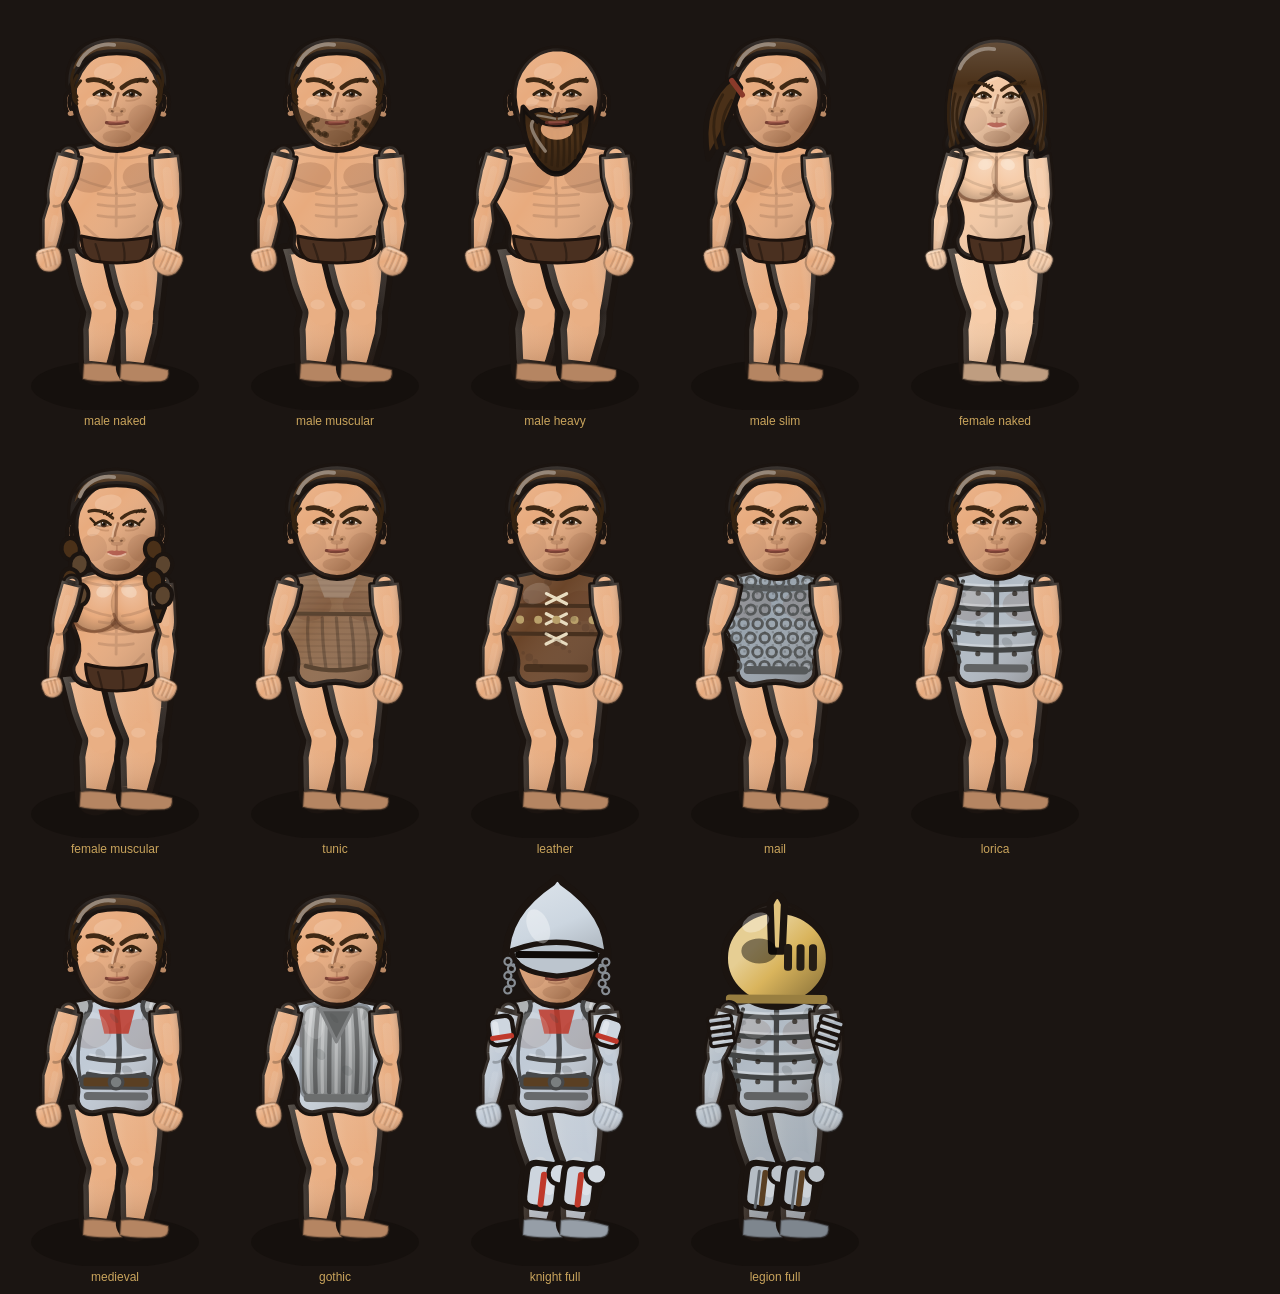
<file: _body_zoom.html>
<!DOCTYPE html>
<html lang="ru">
<head><meta charset="utf-8"><title>body zoom</title>
<style>
  body { background:#1b1512; margin:0; padding:10px; font-family:Segoe UI, sans-serif; color:#e8d8c0; }
  .row { display:flex; flex-wrap:wrap; gap:10px; }
  .cell { text-align:center; }
  .cap { font-size:12px; color:#c9a45c; }
  #err { color:#ff8a7a; font-size:12px; white-space:pre-wrap; }
</style>
</head>
<body>
<div id="err"></div>
<div class="row" id="row"></div>
<script src="data.js"></script>
<script src="renderer.js"></script>
<script>
  const clamp = (v, a, b) => Math.min(b, Math.max(a, v));
  function makeGlad(over) {
    return Object.assign({
      id: 'tg', name: 'Тест', gender: 'male', build: 'normal',
      skinColor: '#e8ab7e', hairColor: '#4a3018',
      hairStyle: 'short', beardStyle: 'none',
      equip: { weapon: null, offhand: null, head: null, body: null, arms: null, legs: null },
      limbs: null
    }, over);
  }
  const cases = [
    ['male naked',   { gender:'male', build:'normal' }],
    ['male muscular',{ gender:'male', build:'muscular', beardStyle:'stubble' }],
    ['male heavy',   { gender:'male', build:'heavy', hairStyle:'bald', beardStyle:'full' }],
    ['male slim',    { gender:'male', build:'slim', hairStyle:'ponytail' }],
    ['female naked', { gender:'female', hairStyle:'long', skinColor:'#f5c9a4' }],
    ['female muscular',{ gender:'female', build:'muscular', hairStyle:'braids' }],
    ['tunic',        { gender:'male' }, { body:'tunic' }],
    ['leather',      { gender:'male' }, { body:'leather' }],
    ['mail',         { gender:'male' }, { body:'mail' }],
    ['lorica',       { gender:'male' }, { body:'lorica' }],
    ['medieval',     { gender:'male' }, { body:'medieval' }],
    ['gothic',       { gender:'male' }, { body:'gothic' }],
    ['knight full',  { gender:'male' }, { body:'medieval', head:'bascinet', arms:'medieval', legs:'medieval' }],
    ['legion full',  { gender:'male' }, { body:'lorica', head:'murmillo', arms:'manica', legs:'greaves' }]
  ];
  cases.forEach(([label, over, eqVis]) => {
    const wrap = document.createElement('div');
    wrap.className = 'cell';
    const cv = document.createElement('canvas');
    cv.width = 210; cv.height = 400;
    wrap.appendChild(cv);
    const cap = document.createElement('div');
    cap.className = 'cap';
    cap.textContent = label;
    wrap.appendChild(cap);
    document.getElementById('row').appendChild(wrap);
    const ctx = cv.getContext('2d');
    const equip = { weapon: null, offhand: null, head: null, body: null, arms: null, legs: null };
    if (eqVis) {
      Object.keys(eqVis).forEach(slot => {
        const found = itemsBySlot(slot).find(i => i.vis === eqVis[slot]);
        equip[slot] = found ? { vis: found.vis, color: found.color, trim: found.trim, armor: found.armor } : { vis: eqVis[slot], color: '#8a7a66' };
      });
    }
    try {
      ctx.save();
      ctx.translate(105, 370);
      ctx.scale(2.0, 2.0);
      drawBattleBrother(ctx, makeGlad(Object.assign({}, over, { equip })), 0, 0, 1, 1, { emotion: 'idle' });
      ctx.restore();
    } catch (e) { document.getElementById('err').textContent += label + ': ' + e.message + '\n'; }
  });
</script>
</body>
</html>
</file>
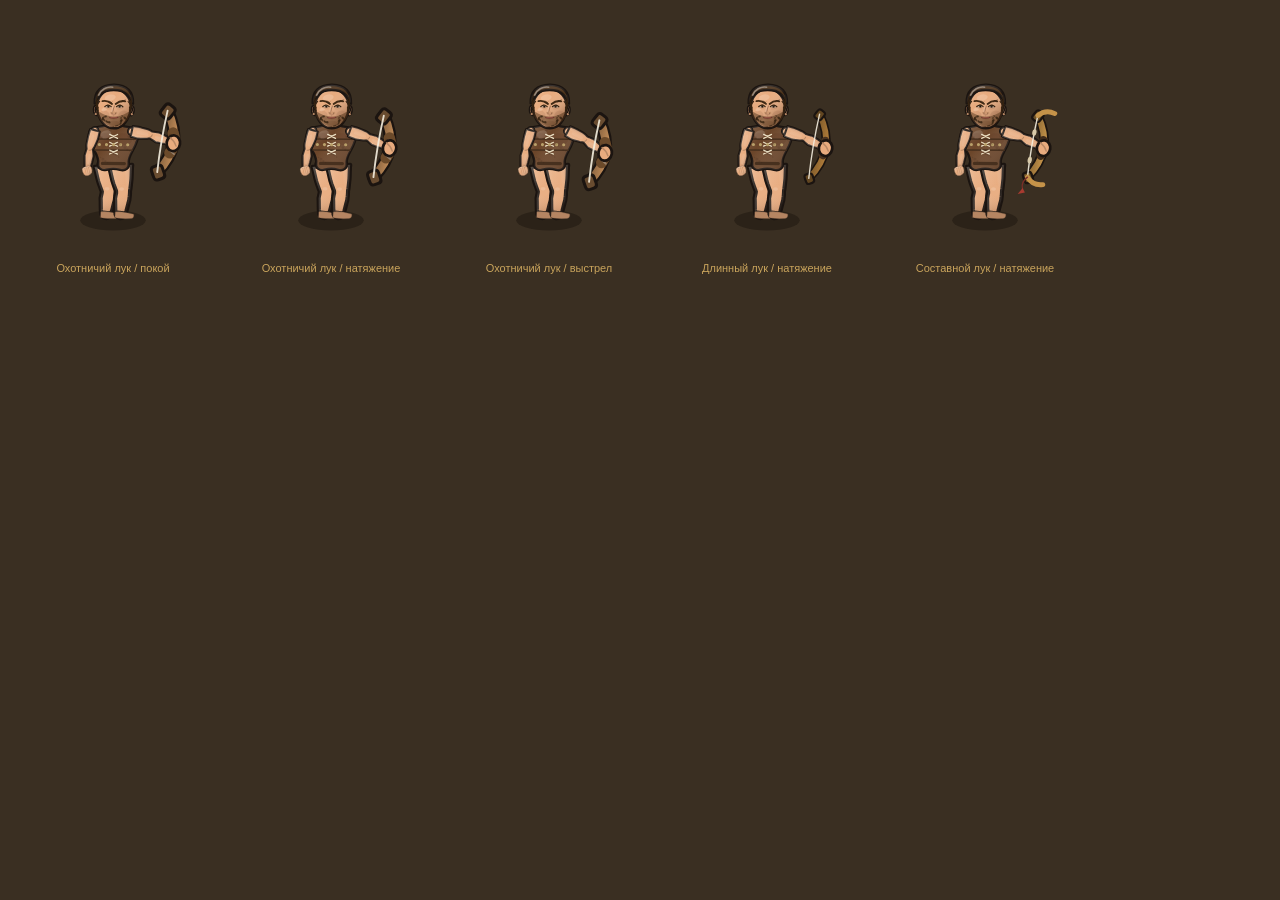
<file: _bow_combat.html>
<!DOCTYPE html>
<html lang="ru">
<head><meta charset="utf-8"><title>bow combat scale</title>
<style>
  body { background:#3a2f22; margin:0; padding:8px; font-family:Segoe UI, sans-serif; }
  .row { display:flex; flex-wrap:wrap; gap:8px; }
  .cap { font-size:11px; color:#c9a45c; text-align:center; }
</style>
</head>
<body>
<div class="row" id="row"></div>
<script src="data.js"></script>
<script src="renderer.js"></script>
<script>
  const clamp = (v,a,b) => Math.min(b, Math.max(a, v));
  function makeGlad(weaponId) {
    return {
      id: 'tg', name: 'Тест', gender: 'male', build: 'normal',
      skinColor: '#e8ab7e', hairColor: '#4a3018',
      hairStyle: 'short', beardStyle: 'stubble',
      equip: { weapon: itemById(weaponId), offhand: null, head: null,
               body: { vis: 'leather', color: '#6b4529' }, arms: null, legs: null },
      limbs: null
    };
  }
  // Боевой масштаб и три фазы: покой, натяжение, выстрел
  const cases = [
    ['w_shortbow', 0, 'покой'],
    ['w_shortbow', 0.5, 'натяжение'],
    ['w_shortbow', 1, 'выстрел'],
    ['w_longbow', 0.5, 'натяжение'],
    ['w_recurve', 0.5, 'натяжение'],
  ];
  cases.forEach(([id, swing, label]) => {
    const wrap = document.createElement('div');
    const cv = document.createElement('canvas');
    cv.width = 210; cv.height = 250;
    wrap.appendChild(cv);
    const cap = document.createElement('div');
    cap.className = 'cap';
    cap.textContent = itemById(id).name + ' / ' + label;
    wrap.appendChild(cap);
    document.getElementById('row').appendChild(wrap);
    const ctx = cv.getContext('2d');
    ctx.save();
    ctx.translate(105, 0);
    drawBattleBrother(ctx, makeGlad(id), 0, 210, 0.78, 1, { swing });
    ctx.restore();
  });
</script>
</body>
</html>
</file>
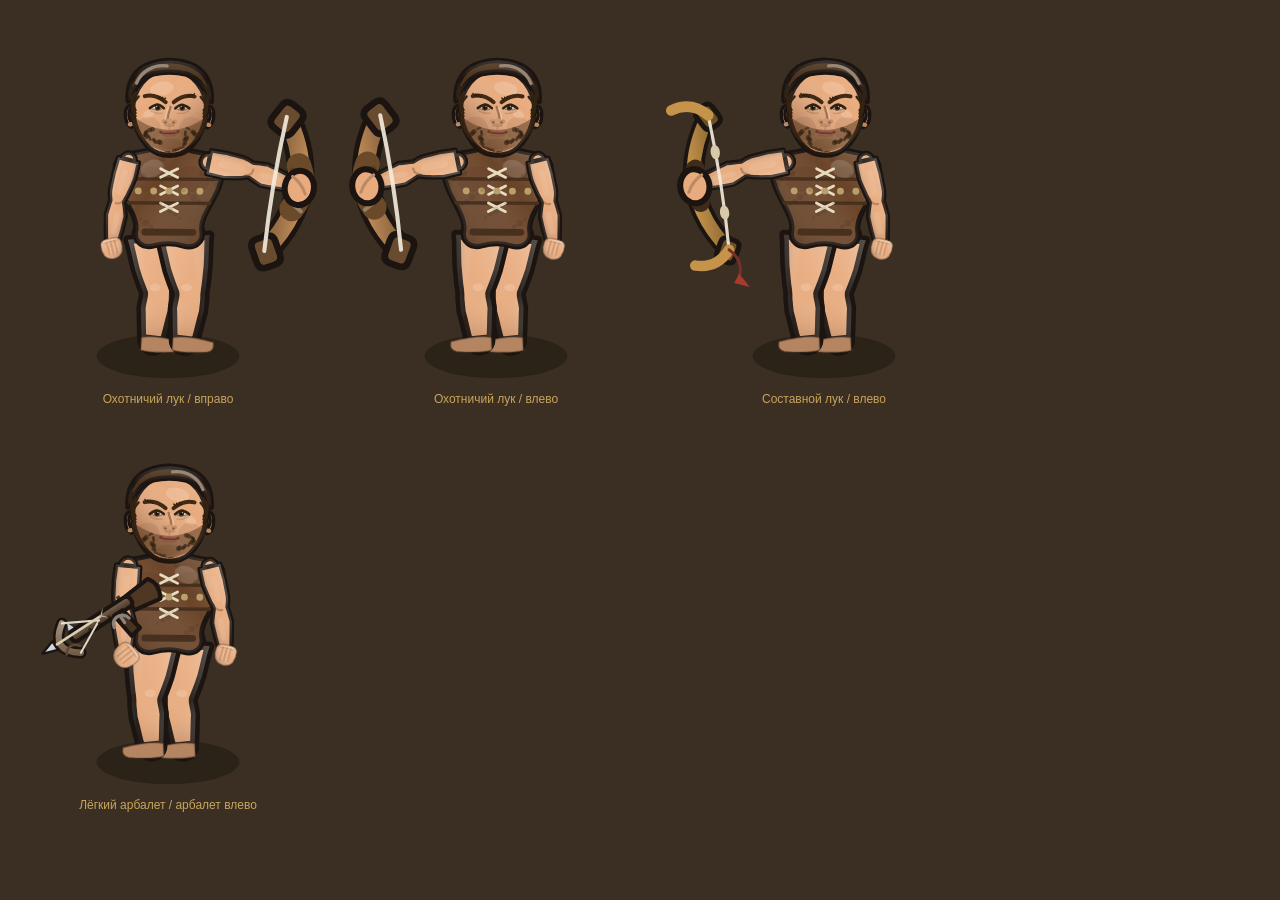
<file: _bow_mirror.html>
<!DOCTYPE html>
<html lang="ru">
<head><meta charset="utf-8"><title>bow mirror</title>
<style>
  body { background:#3a2f22; margin:0; padding:8px; font-family:Segoe UI, sans-serif; }
  .row { display:flex; flex-wrap:wrap; gap:8px; }
  .cap { font-size:12px; color:#c9a45c; text-align:center; }
</style>
</head>
<body>
<div class="row" id="row"></div>
<script src="data.js"></script>
<script src="renderer.js"></script>
<script>
  const clamp = (v,a,b) => Math.min(b, Math.max(a, v));
  function makeGlad(weaponId) {
    return {
      id: 'tg', name: 'Тест', gender: 'male', build: 'normal',
      skinColor: '#e8ab7e', hairColor: '#4a3018',
      hairStyle: 'short', beardStyle: 'stubble',
      equip: { weapon: itemById(weaponId), offhand: null, head: null,
               body: { vis: 'leather', color: '#6b4529' }, arms: null, legs: null },
      limbs: null
    };
  }
  const cases = [
    ['w_shortbow', 1, 'вправо'],
    ['w_shortbow', -1, 'влево'],
    ['w_recurve', -1, 'влево'],
    ['w_light_xbow', -1, 'арбалет влево'],
  ];
  cases.forEach(([id, facing, label]) => {
    const wrap = document.createElement('div');
    const cv = document.createElement('canvas');
    cv.width = 320; cv.height = 380;
    wrap.appendChild(cv);
    const cap = document.createElement('div');
    cap.className = 'cap';
    cap.textContent = itemById(id).name + ' / ' + label;
    wrap.appendChild(cap);
    document.getElementById('row').appendChild(wrap);
    const ctx = cv.getContext('2d');
    ctx.save();
    ctx.translate(160, 20);
    ctx.scale(1.7, 1.7);
    drawBattleBrother(ctx, makeGlad(id), 0, 190, 1, facing, {});
    ctx.restore();
  });
</script>
</body>
</html>
</file>
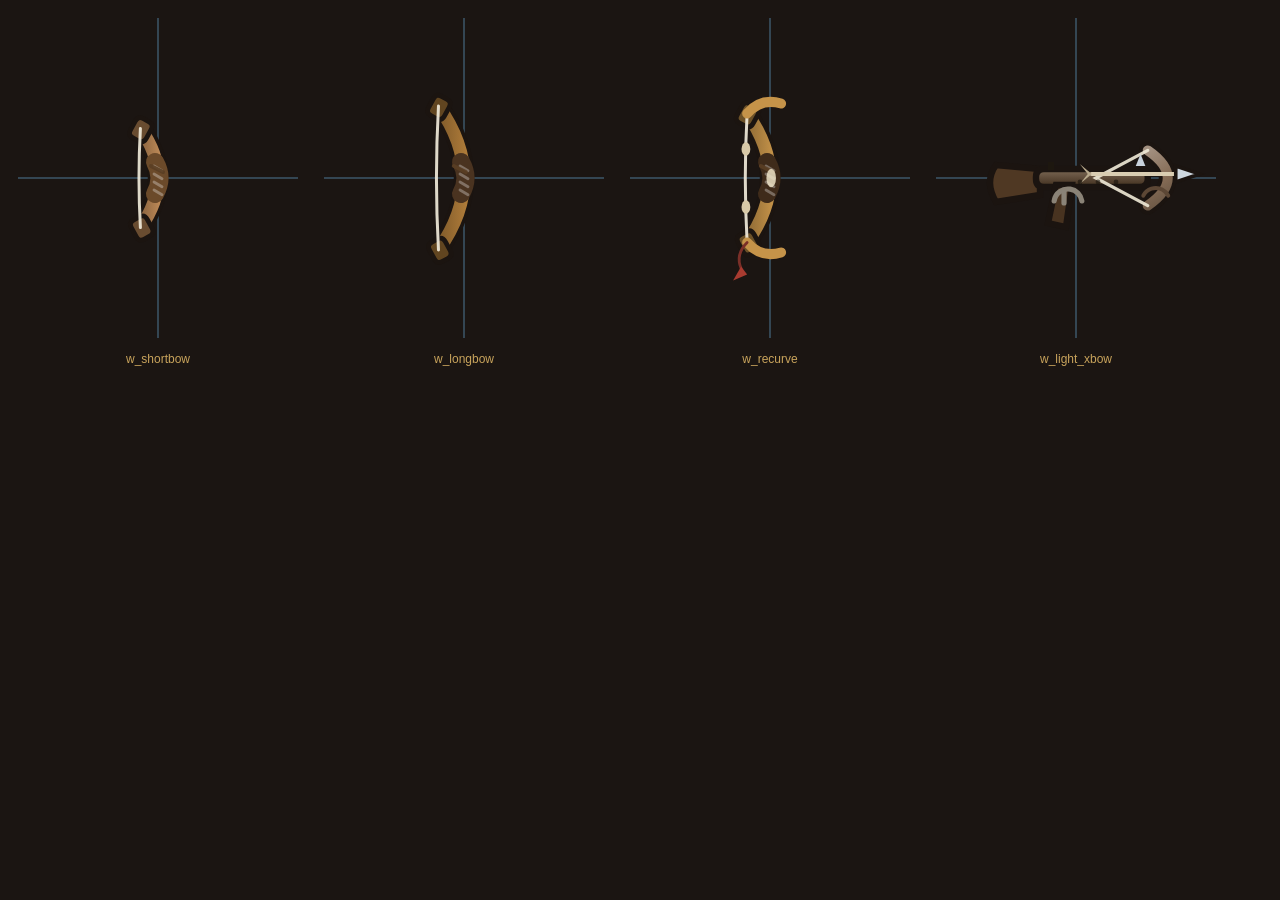
<file: _bow_shape.html>
<!DOCTYPE html>
<html lang="ru">
<head><meta charset="utf-8"><title>bow shape probe</title>
<style>
  body { background:#1b1512; margin:0; padding:8px; font-family:Segoe UI, sans-serif; }
  .row { display:flex; flex-wrap:wrap; gap:6px; }
  .cap { font-size:12px; color:#c9a45c; text-align:center; }
</style>
</head>
<body>
<div class="row" id="row"></div>
<script src="data.js"></script>
<script src="renderer.js"></script>
<script>
  function cell(id) {
    const wrap = document.createElement('div');
    const cv = document.createElement('canvas');
    cv.width = 300; cv.height = 340;
    wrap.appendChild(cv);
    const cap = document.createElement('div');
    cap.className = 'cap';
    cap.textContent = id;
    wrap.appendChild(cap);
    document.getElementById('row').appendChild(wrap);
    const ctx = cv.getContext('2d');
    // центр клетки — точка кисти (0,0) в drawWeapon
    ctx.save();
    ctx.translate(150, 170);
    ctx.strokeStyle = 'rgba(120,200,255,0.55)';
    ctx.lineWidth = 1;
    ctx.beginPath(); ctx.moveTo(-140, 0); ctx.lineTo(140, 0); ctx.stroke();
    ctx.beginPath(); ctx.moveTo(0, -160); ctx.lineTo(0, 160); ctx.stroke();
    ctx.fillStyle = 'rgba(255,80,80,0.9)';
    ctx.beginPath(); ctx.arc(0, 0, 3, 0, Math.PI * 2); ctx.fill();
    ctx.scale(2, 2);
    drawWeapon(ctx, itemById(id));
    ctx.restore();
  }
  ['w_shortbow', 'w_longbow', 'w_recurve', 'w_light_xbow'].forEach(cell);
</script>
</body>
</html>
</file>
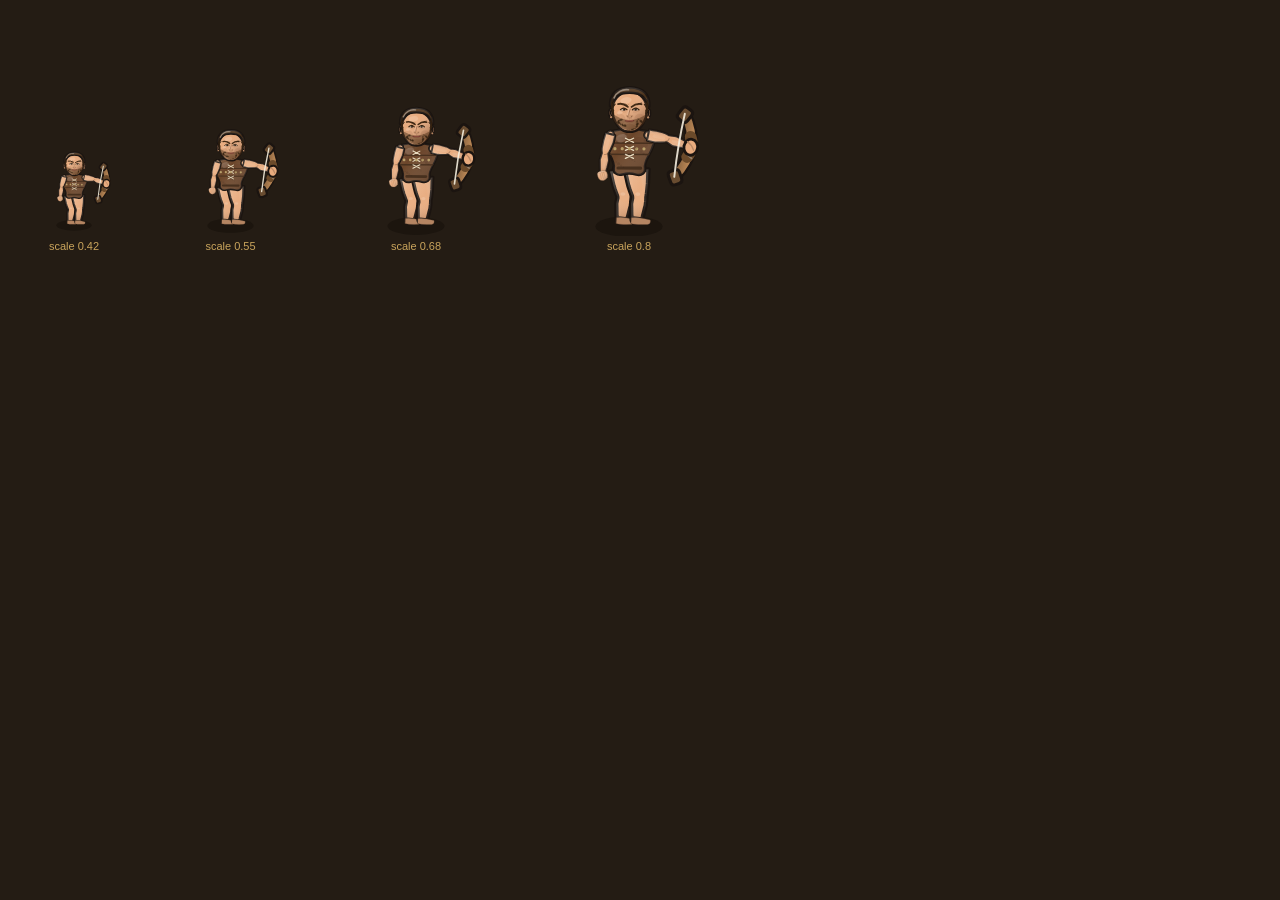
<file: _bow_small.html>
<!DOCTYPE html>
<html lang="ru">
<head><meta charset="utf-8"><title>bow small scales</title>
<style>
  body { background:#241c14; margin:0; padding:8px; font-family:Segoe UI, sans-serif; }
  .row { display:flex; flex-wrap:wrap; gap:10px; align-items:flex-end; }
  .cap { font-size:11px; color:#c9a45c; text-align:center; }
</style>
</head>
<body>
<div class="row" id="row"></div>
<script src="data.js"></script>
<script src="renderer.js"></script>
<script>
  const clamp = (v,a,b) => Math.min(b, Math.max(a, v));
  function makeGlad(weaponId) {
    return {
      id: 'tg', name: 'Тест', gender: 'male', build: 'normal',
      skinColor: '#e8ab7e', hairColor: '#4a3018',
      hairStyle: 'short', beardStyle: 'stubble',
      equip: { weapon: itemById(weaponId), offhand: null, head: null,
               body: { vis: 'leather', color: '#6b4529' }, arms: null, legs: null },
      limbs: null
    };
  }
  const scales = [0.42, 0.55, 0.68, 0.8];
  scales.forEach(sc => {
    const wrap = document.createElement('div');
    const cv = document.createElement('canvas');
    cv.width = Math.round(220 * sc) + 40;
    cv.height = Math.round(260 * sc) + 20;
    wrap.appendChild(cv);
    const cap = document.createElement('div');
    cap.className = 'cap';
    cap.textContent = 'scale ' + sc;
    wrap.appendChild(cap);
    document.getElementById('row').appendChild(wrap);
    const ctx = cv.getContext('2d');
    ctx.save();
    ctx.translate(cv.width / 2, 0);
    drawBattleBrother(ctx, makeGlad('w_shortbow'), 0, cv.height - 12, sc, 1, {});
    ctx.restore();
  });
</script>
</body>
</html>
</file>
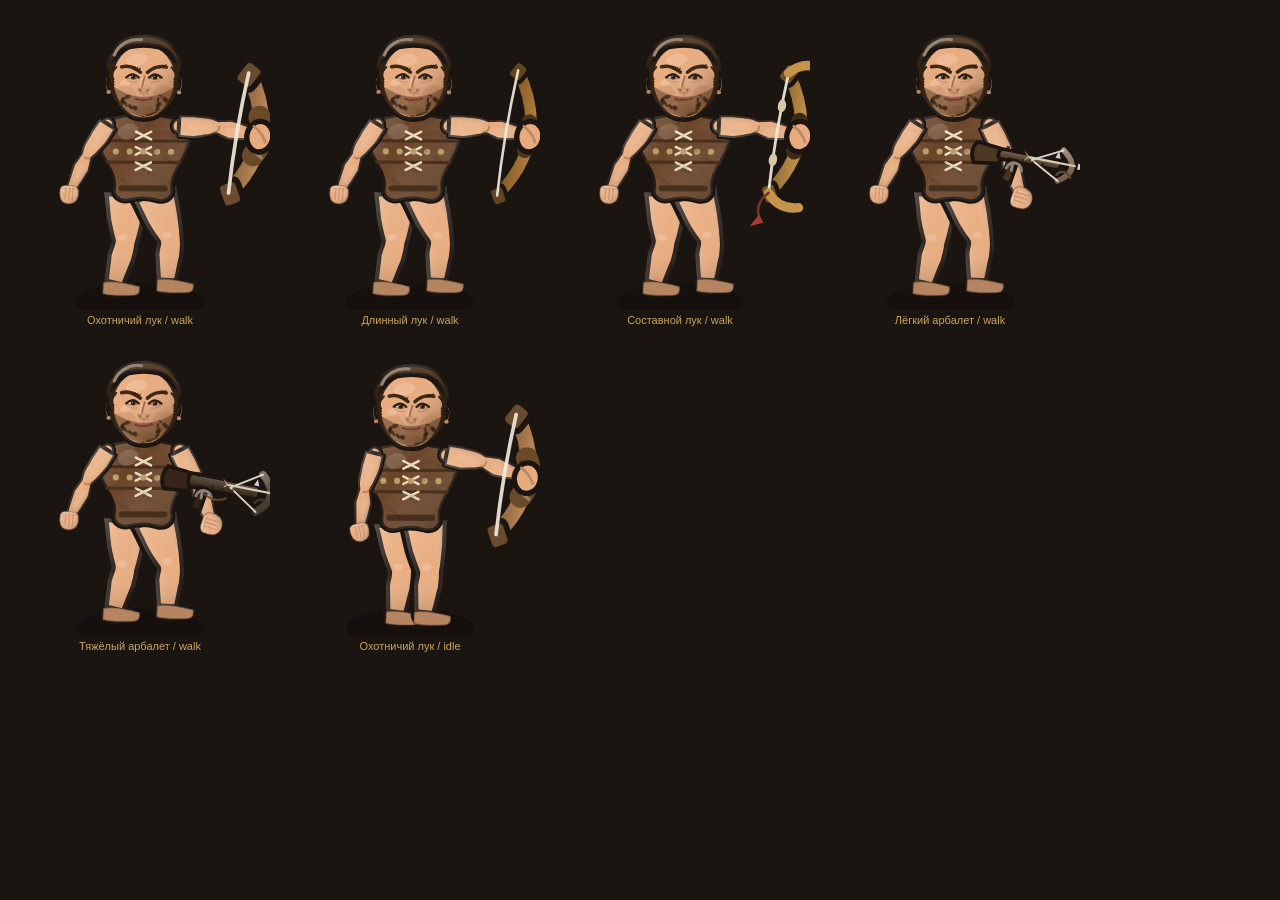
<file: _bow_test.html>
<!DOCTYPE html>
<html lang="ru">
<head><meta charset="utf-8"><title>bow hold test</title>
<style>
  body { background:#1b1512; margin:0; padding:10px; font-family:Segoe UI, sans-serif; }
  .row { display:flex; flex-wrap:wrap; gap:10px; }
  .cell { text-align:center; }
  .cap { font-size:11px; color:#c9a45c; }
</style>
</head>
<body>
<div class="row" id="row"></div>
<script src="data.js"></script>
<script src="renderer.js"></script>
<script>
  const clamp = (v,a,b) => Math.min(b, Math.max(a, v));
  function makeGlad(weaponId, over) {
    return Object.assign({
      id: 'tg', name: 'Тест', gender: 'male', build: 'normal',
      skinColor: '#e8ab7e', hairColor: '#4a3018',
      hairStyle: 'short', beardStyle: 'stubble',
      equip: { weapon: itemById(weaponId), offhand: null, head: null, body: { vis:'leather', color:'#6b4529' }, arms: null, legs: null },
      limbs: null
    }, over || {});
  }
  const cases = [
    ['w_shortbow', 'walk'],
    ['w_longbow', 'walk'],
    ['w_recurve', 'walk'],
    ['w_light_xbow', 'walk'],
    ['w_heavy_xbow', 'walk'],
    ['w_shortbow', 'idle'],
  ];
  cases.forEach(([id, mode]) => {
    const wrap = document.createElement('div');
    wrap.className = 'cell';
    const cv = document.createElement('canvas');
    cv.width = 260; cv.height = 300;
    wrap.appendChild(cv);
    const cap = document.createElement('div');
    cap.className = 'cap';
    cap.textContent = itemById(id).name + ' / ' + mode;
    wrap.appendChild(cap);
    document.getElementById('row').appendChild(wrap);
    const ctx = cv.getContext('2d');
    ctx.save();
    ctx.translate(130, 0);
    ctx.scale(1.6, 1.6);
    drawBattleBrother(ctx, makeGlad(id), 0, 180, 0.95, 1, {
      emotion: 'idle', walk: mode === 'walk' ? 1 : 0, walkPhase: 1.2
    });
    ctx.restore();
  });
</script>
</body>
</html>
</file>
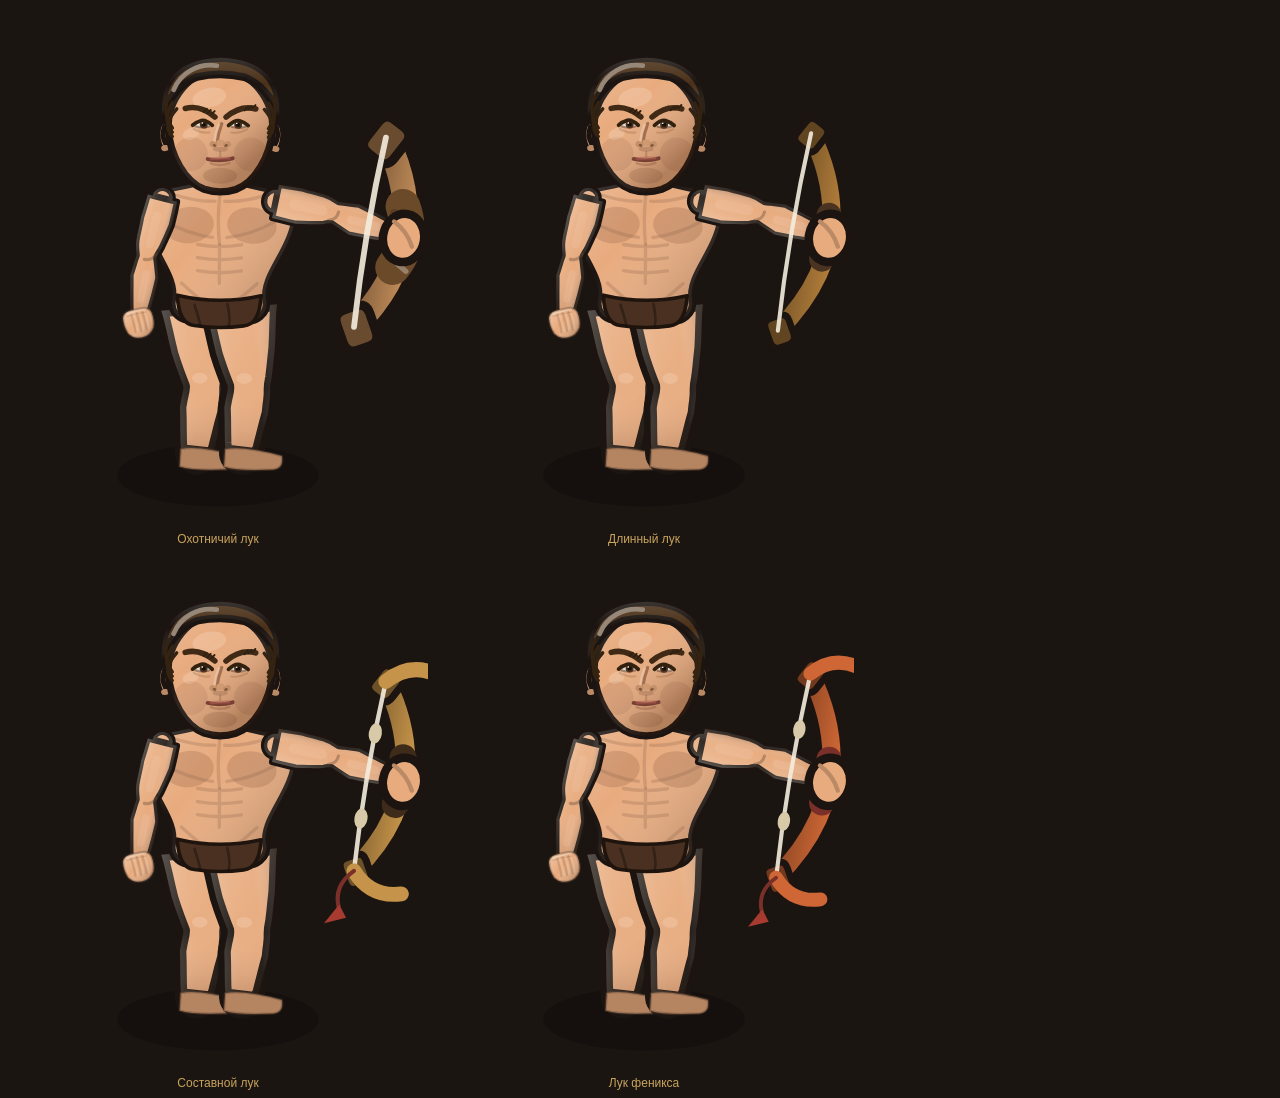
<file: _bow_zoom.html>
<!DOCTYPE html>
<html lang="ru">
<head><meta charset="utf-8"><title>bow zoom</title>
<style>
  body { background:#1b1512; margin:0; padding:8px; font-family:Segoe UI, sans-serif; }
  .row { display:flex; flex-wrap:wrap; gap:6px; }
  .cap { font-size:12px; color:#c9a45c; text-align:center; }
</style>
</head>
<body>
<div class="row" id="row"></div>
<script src="data.js"></script>
<script src="renderer.js"></script>
<script>
  const clamp = (v,a,b) => Math.min(b, Math.max(a, v));
  function makeGlad(weaponId) {
    return {
      id: 'tg', name: 'Тест', gender: 'male', build: 'normal',
      skinColor: '#e8ab7e', hairColor: '#4a3018',
      hairStyle: 'short', beardStyle: 'none',
      equip: { weapon: itemById(weaponId), offhand: null, head: null, body: null, arms: null, legs: null },
      limbs: null
    };
  }
  const ids = ['w_shortbow', 'w_longbow', 'w_recurve', 'w_phoenix'];
  ids.forEach(id => {
    const wrap = document.createElement('div');
    const cv = document.createElement('canvas');
    cv.width = 420; cv.height = 520;
    wrap.appendChild(cv);
    const cap = document.createElement('div');
    cap.className = 'cap';
    cap.textContent = itemById(id).name;
    wrap.appendChild(cap);
    document.getElementById('row').appendChild(wrap);
    const ctx = cv.getContext('2d');
    ctx.save();
    ctx.translate(210, 40);
    ctx.scale(2.4, 2.4);
    drawBattleBrother(ctx, makeGlad(id), 0, 175, 1, 1, { walk: 0 });
    ctx.restore();
  });
</script>
</body>
</html>
</file>
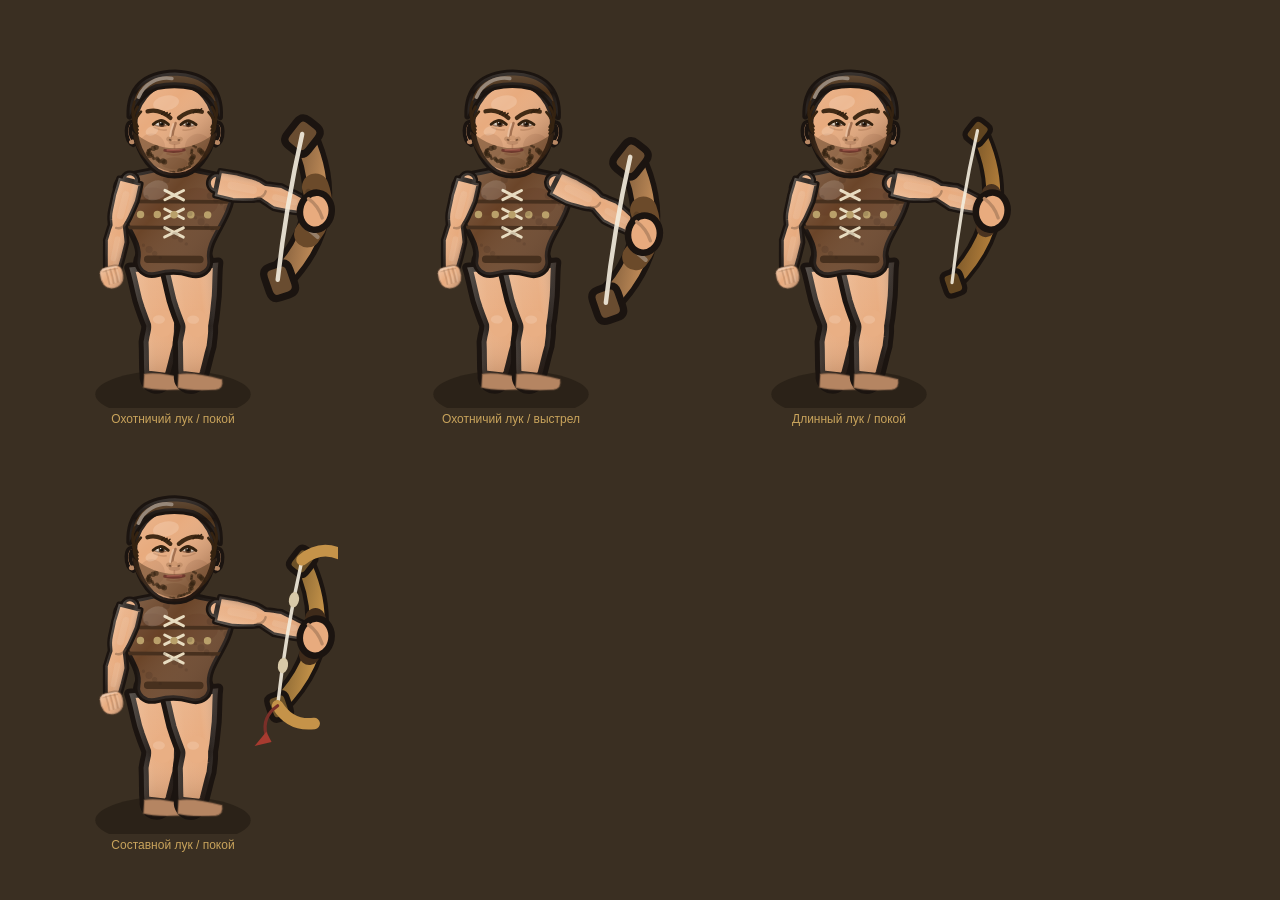
<file: _bow_zoom2.html>
<!DOCTYPE html>
<html lang="ru">
<head><meta charset="utf-8"><title>bow zoom 2</title>
<style>
  body { background:#3a2f22; margin:0; padding:8px; font-family:Segoe UI, sans-serif; }
  .row { display:flex; flex-wrap:wrap; gap:8px; }
  .cap { font-size:12px; color:#c9a45c; text-align:center; }
</style>
</head>
<body>
<div class="row" id="row"></div>
<script src="data.js"></script>
<script src="renderer.js"></script>
<script>
  const clamp = (v,a,b) => Math.min(b, Math.max(a, v));
  function makeGlad(weaponId) {
    return {
      id: 'tg', name: 'Тест', gender: 'male', build: 'normal',
      skinColor: '#e8ab7e', hairColor: '#4a3018',
      hairStyle: 'short', beardStyle: 'stubble',
      equip: { weapon: itemById(weaponId), offhand: null, head: null,
               body: { vis: 'leather', color: '#6b4529' }, arms: null, legs: null },
      limbs: null
    };
  }
  const cases = [
    ['w_shortbow', 0, 'покой'],
    ['w_shortbow', 1, 'выстрел'],
    ['w_longbow', 0, 'покой'],
    ['w_recurve', 0, 'покой'],
  ];
  cases.forEach(([id, swing, label]) => {
    const wrap = document.createElement('div');
    const cv = document.createElement('canvas');
    cv.width = 330; cv.height = 400;
    wrap.appendChild(cv);
    const cap = document.createElement('div');
    cap.className = 'cap';
    cap.textContent = itemById(id).name + ' / ' + label;
    wrap.appendChild(cap);
    document.getElementById('row').appendChild(wrap);
    const ctx = cv.getContext('2d');
    ctx.save();
    ctx.translate(165, 20);
    ctx.scale(1.85, 1.85);
    drawBattleBrother(ctx, makeGlad(id), 0, 195, 1, 1, { swing });
    ctx.restore();
  });
</script>
</body>
</html>
</file>
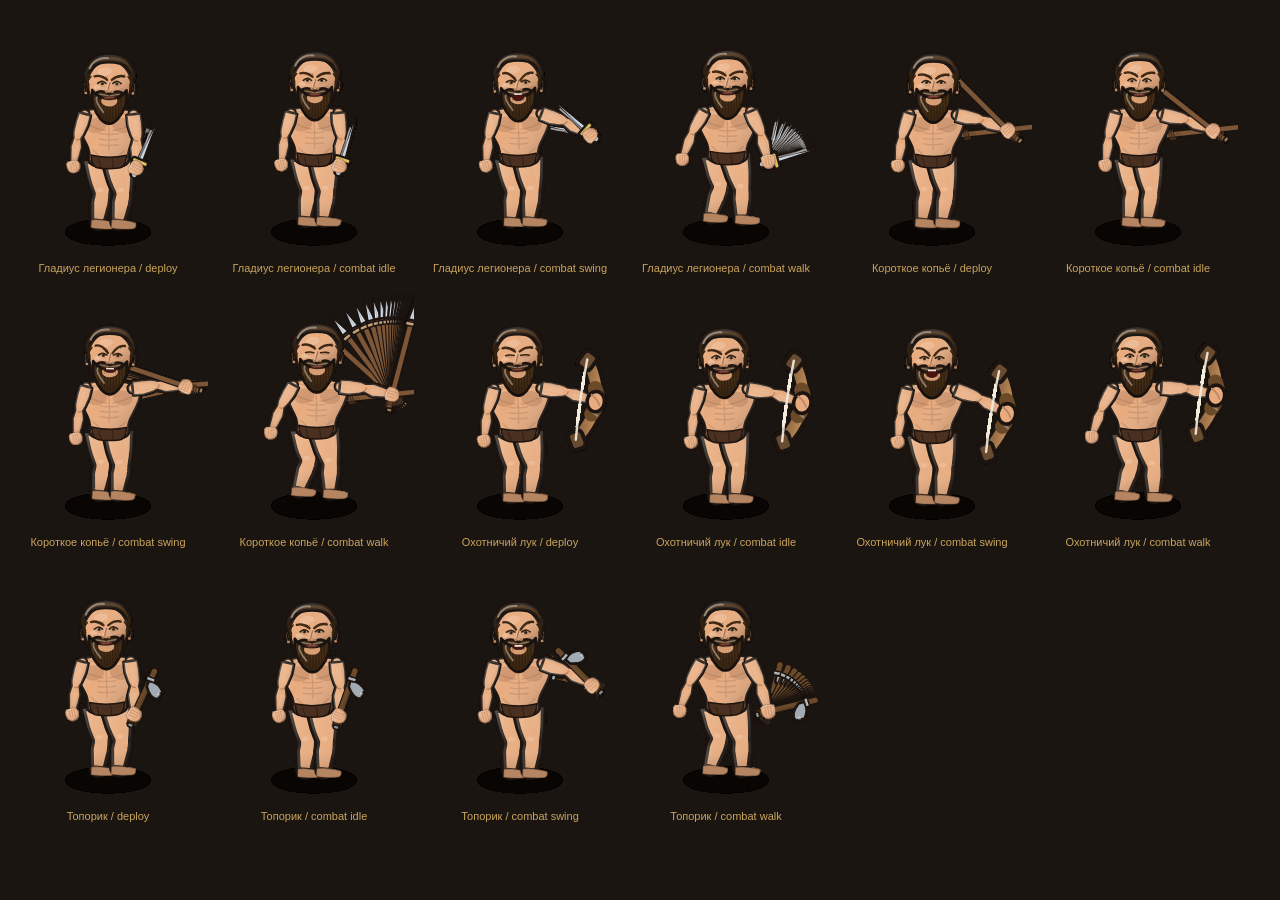
<file: _combat_vs_deploy.html>
<!DOCTYPE html>
<html lang="ru">
<head><meta charset="utf-8"><title>combat vs deploy</title>
<style>
  body { background:#1b1512; margin:0; padding:8px; font-family:Segoe UI, sans-serif; }
  .row { display:flex; flex-wrap:wrap; gap:6px; }
  .cell { text-align:center; }
  .cap { font-size:11px; color:#c9a45c; height:14px; }
</style>
</head>
<body>
<div class="row" id="row"></div>
<script src="data.js"></script>
<script src="renderer.js"></script>
<script>
  const clamp = (v,a,b) => Math.min(b, Math.max(a, v));
  function makeGlad(over) {
    return Object.assign({
      id: 'tg', name: 'Тест', gender: 'male', build: 'normal',
      skinColor: '#e8ab7e', hairColor: '#4a3018',
      hairStyle: 'short', beardStyle: 'full',
      equip: { weapon: null, offhand: null, head: null, body: null, arms: null, legs: null },
      limbs: null
    }, over);
  }
  const cases = [
    ['deploy', { walk: 0.08, walkPhase: 1.2, breath: 1.3, emotion: 'idle' }],
    ['combat idle', { walk: 0, walkPhase: 0, breath: 1.2, emotion: 'idle' }],
    ['combat swing', { walk: 0, walkPhase: 0, swing: 0.7, breath: 1.2, emotion: 'angry' }],
    ['combat walk', { walk: 0.8, walkPhase: 2.0, breath: 1.2, emotion: 'idle' }]
  ];
  const row = document.getElementById('row');
  ['w_gladius','w_spear','w_shortbow','w_hatchet'].forEach(wid => {
    cases.forEach(([label, anim]) => {
      const wrap = document.createElement('div');
      wrap.className = 'cell';
      const cv = document.createElement('canvas');
      cv.width = 200; cv.height = 250;
      wrap.appendChild(cv);
      const cap = document.createElement('div');
      cap.className = 'cap';
      cap.textContent = itemById(wid).name + ' / ' + label;
      wrap.appendChild(cap);
      row.appendChild(wrap);
      const ctx = cv.getContext('2d');
      const g = makeGlad({
        id: 'g_' + wid + label,
        equip: { weapon: itemById(wid), offhand: null, head: null, body: null, arms: null, legs: null }
      });
      ctx.save();
      ctx.translate(100, 0);
      ctx.scale(1.7, 1.7);
      for (let k = 0; k < 80; k++) {
        drawBattleBrother(ctx, g, 0, 130, 0.6, 1, anim);
      }
      ctx.restore();
    });
  });
</script>
</body>
</html>
</file>
<file: style.css>
:root {
  --bg: #14100d;
  --panel: #241d17;
  --line: #4a3b2e;
  --line-soft: #362b21;
  --gold: #e5b54f;
  --gold-dim: #b98f36;
  --text: #ece1cd;
  --muted: #9b8a74;
  --blue: #7f9ad1;
  --green: #7fd18f;
  --red: #ff8a7a;
  --radius: 10px;
}

* { box-sizing: border-box; font-family: 'Segoe UI', Tahoma, sans-serif; -webkit-tap-highlight-color: transparent; }
html, body { margin: 0; padding: 0; height: 100%; }
body {
  background: radial-gradient(circle at 50% 0%, #241c16 0%, var(--bg) 60%);
  color: var(--text);
  display: flex; flex-direction: column;
  height: 100vh; overflow: hidden;
}

/* ================= HEADER ================= */
#topbar {
  display: flex; align-items: center; gap: 12px;
  padding: 8px 14px;
  background: linear-gradient(180deg, #2f251d, #1b1611);
  border-bottom: 2px solid var(--line-soft);
  box-shadow: 0 4px 16px rgba(0,0,0,.6);
  z-index: 20; flex-shrink: 0;
}
.home-btn {
  width: 38px; height: 38px; padding: 0; font-size: 19px;
  background: #2a211a; border: 1.5px solid var(--line); border-radius: 8px;
  color: var(--text); cursor: pointer; transition: .15s; flex-shrink: 0;
}
.home-btn:hover { border-color: var(--gold); background: #38291d; transform: translateY(-1px); }
.brand { font-size: 15px; font-weight: 900; letter-spacing: 1.5px; color: var(--gold); text-shadow: 0 2px 0 #000; white-space: nowrap; }
.res { margin-left: auto; display: flex; gap: 8px; align-items: center; }
.res-item {
  background: #16110e; border: 1px solid var(--line-soft); border-radius: 7px;
  padding: 5px 11px; font-size: 13px; color: var(--muted); white-space: nowrap;
}
.res-item b { color: var(--text); }
.res-item.fame { border-color: rgba(229,181,79,.45); }
.res-item.fame b { color: var(--gold); }
.res-btn { cursor: pointer; font: inherit; color: var(--muted); }
.res-btn:hover { border-color: var(--gold); color: var(--gold); }
.panel-gold.fame b { color: var(--gold); }
.market-pay {
  display: flex; align-items: center; gap: 7px; flex-shrink: 0;
  margin: 0 0 8px; font-size: 11px; color: var(--muted);
}
.gear-class {
  display: inline-block; margin-top: 2px; padding: 1px 6px; border-radius: 5px;
  font-size: 9px; font-weight: 800; letter-spacing: .4px; text-transform: uppercase;
  color: #e0b45f; border: 1px solid rgba(224,180,95,.5); background: rgba(224,180,95,.1);
}
.snd-btn {
  width: 32px; height: 32px; padding: 0; font-size: 15px;
  background: #221a14; border: 1.5px solid var(--line-soft); border-radius: 7px;
  color: var(--text); cursor: pointer; transition: .15s;
}
.snd-btn:hover { border-color: var(--gold); background: #32261b; }

/* ================= LAYOUT ================= */
main { flex: 1; overflow: hidden; position: relative; }
.screen { display: none; width: 100%; height: 100%; }
.screen.active { display: flex; gap: 12px; padding: 12px; overflow: hidden; }

.panel {
  background: linear-gradient(180deg, var(--panel) 0%, #201a15 100%);
  border: 1.5px solid var(--line-soft);
  border-radius: var(--radius);
  padding: 14px;
  display: flex; flex-direction: column;
  overflow: hidden;
  box-shadow: inset 0 1px 0 rgba(255,255,255,.04), 0 6px 18px rgba(0,0,0,.35);
}
.panel-head { display: flex; align-items: center; justify-content: space-between; gap: 10px; margin-bottom: 10px; flex-shrink: 0; flex-wrap: wrap; }
.panel-head h2 { margin: 0; font-size: 15px; color: var(--gold); letter-spacing: .4px; }
.panel-note { margin: 0 0 10px; font-size: 11.5px; color: var(--muted); line-height: 1.45; flex-shrink: 0; }
.panel-note b { color: var(--text); }
.wide-panel { flex: 1; min-height: 0; }

.empty-hint {
  padding: 18px; text-align: center; font-size: 12px; color: var(--muted);
  border: 1.5px dashed var(--line-soft); border-radius: 10px;
}

/* ================= КНОПКИ ================= */
.wide-btn {
  width: 100%; padding: 9px 12px; cursor: pointer;
  background: linear-gradient(180deg, #32271c, #221a14);
  border: 1.5px solid var(--line); border-radius: 8px;
  color: var(--text); font: inherit; font-size: 12.5px; font-weight: 700;
  transition: .15s;
}
.wide-btn:hover:not(:disabled) { border-color: var(--gold); color: var(--gold); transform: translateY(-1px); }
.wide-btn.primary { background: linear-gradient(180deg, #4a7c59, #2c5039); border-color: #5d9970; color: #eaffef; }
.wide-btn.primary:hover:not(:disabled) { background: linear-gradient(180deg, #59936a, #345f43); }
.wide-btn.on { border-color: var(--gold); color: var(--gold); background: linear-gradient(180deg, #4a3a26, #2e2418); }
.wide-btn.big { padding: 12px; font-size: 14.5px; margin-top: 6px; }
.wide-btn.small { width: auto; padding: 6px 14px; font-size: 12px; }
.wide-btn:disabled { opacity: .45; cursor: default; }

.mini-btn {
  padding: 5px 11px; cursor: pointer;
  background: linear-gradient(180deg, #2e2419, #1d1710);
  border: 1.5px solid var(--line-soft); border-radius: 7px;
  color: var(--muted); font: inherit; font-size: 11px; font-weight: 700;
  transition: .15s; white-space: nowrap;
}
.mini-btn:hover:not(:disabled) { border-color: var(--gold); color: var(--gold); }
.mini-btn.primary { color: #b6e6c3; border-color: #4a7c59; background: linear-gradient(180deg, #34563f, #22382a); }
.mini-btn.primary:hover:not(:disabled) { border-color: #7fd18f; color: #eaffef; }
.mini-btn.on { border-color: var(--gold); color: var(--gold); }
.mini-btn:disabled { opacity: .4; cursor: default; }

.chip {
  padding: 4px 10px; cursor: pointer;
  background: #1e1811; border: 1.5px solid var(--line-soft); border-radius: 20px;
  color: var(--muted); font: inherit; font-size: 10.5px; font-weight: 700;
  transition: .15s;
}
.chip:hover { border-color: var(--gold-dim); color: var(--text); }
.chip.on { border-color: var(--gold); color: var(--gold); background: #2e2418; }

/* ================= ГОРОД ================= */
#screen-city.active { padding: 0; display: block; }
.city-wrap { position: relative; width: 100%; height: 100%; overflow: hidden; }
.city-canvas { position: absolute; inset: 0; width: 100%; height: 100%; display: block; }
.city-shade {
  position: absolute; inset: 0; pointer-events: none;
  background: linear-gradient(180deg, rgba(10,6,4,.55) 0%, rgba(10,6,4,.05) 30%, rgba(10,6,4,.75) 100%);
}
.city-content { position: relative; z-index: 2; height: 100%; padding: 18px 22px; display: flex; flex-direction: column; }
.city-title h1 {
  margin: 0 0 4px; font-size: clamp(20px, 2.6vw, 30px); color: var(--gold);
  letter-spacing: 1.5px; text-shadow: 0 3px 0 #000, 0 0 24px rgba(229,181,79,.3);
}
.city-title p { margin: 0; font-size: 12px; color: #d8c3a0; text-shadow: 0 1px 3px #000; }
.city-squad-panel {
  margin-top: auto; align-self: flex-start;
  width: min(420px, 100%);
  background: linear-gradient(180deg, rgba(36,29,23,.94), rgba(18,14,11,.96));
  border: 1.5px solid var(--line); border-radius: 10px; padding: 10px 12px;
  box-shadow: 0 10px 28px rgba(0,0,0,.6);
}
.csp-head { font-size: 10.5px; text-transform: uppercase; letter-spacing: 1.4px; color: var(--gold-dim); font-weight: 800; margin-bottom: 7px; }
.csp-body { display: flex; flex-direction: column; gap: 5px; }
.squad-mini {
  display: flex; align-items: center; gap: 7px;
  background: rgba(0,0,0,.3); border: 1px solid var(--line-soft);
  border-radius: 7px; padding: 5px 8px; font-size: 11px;
}
.squad-role { font-size: 12px; }
.squad-name { font-weight: 700; white-space: nowrap; overflow: hidden; text-overflow: ellipsis; }
.squad-lvl { color: var(--muted); font-size: 10px; }
.squad-hp { margin-left: auto; color: #a8c46a; font-size: 10.5px; font-variant-numeric: tabular-nums; }
.squad-lost { color: var(--red); font-size: 10px; font-weight: 800; }

/* ================= ТАВЕРНА / ПСАРНЯ ================= */
.recruit-grid {
  display: grid; grid-template-columns: repeat(auto-fill, minmax(168px, 1fr));
  gap: 10px; overflow-y: auto; align-content: start;
}
.recruit-card {
  display: flex; flex-direction: column; gap: 5px; align-items: center; text-align: center;
  background: linear-gradient(180deg, #2a211a, #1a1410);
  border: 1.5px solid var(--line-soft); border-radius: 11px; padding: 11px;
  transition: .16s;
}
.recruit-card:hover { border-color: var(--gold-dim); transform: translateY(-2px); }
.rec-canvas { border-radius: 8px; display: block; }
.rec-name { font-size: 12.5px; font-weight: 800; }
.rec-sub { font-size: 10px; color: var(--muted); }
.rec-role { font-size: 11px; color: #d8c3a0; }
.rec-stats { display: flex; flex-wrap: wrap; justify-content: center; gap: 6px; font-size: 10px; color: var(--muted); }
.recruit-note { grid-column: 1 / -1; font-size: 11px; color: var(--muted); text-align: center; font-style: italic; padding: 6px; }

/* Опытные наёмники (полная экипировка, уровень, дороже) */
.recruit-premium {
  border-color: rgba(214,178,90,.6);
  background: linear-gradient(180deg, #2e2618, #1a1410);
  box-shadow: 0 0 0 1px rgba(214,178,90,.18), 0 4px 14px rgba(0,0,0,.35);
}
.recruit-premium:hover { border-color: var(--gold); }
.rec-header { display: flex; flex-direction: column; align-items: center; gap: 3px; }
.rec-premium-badge {
  font-size: 9.5px; font-weight: 800; letter-spacing: .04em;
  color: #1a1410;
  background: linear-gradient(180deg, #e8cf8a, #c9a45c);
  border-radius: 999px; padding: 2px 8px;
}
.rec-level { font-size: 10px; color: var(--gold); font-weight: 800; }
.rec-weapon { font-size: 9.5px; color: #d8c3a0; line-height: 1.3; }
.rec-attrs { font-size: 10px; color: #9ec58a; letter-spacing: .02em; }
.rec-actions { display: flex; flex-direction: column; gap: 5px; width: 100%; margin-top: 2px; }
.lore-btn { font-size: 11px; padding: 6px 8px; }

/* Модалка предыстории */
.lore-box { max-width: 560px; width: 100%; max-height: 86vh; overflow-y: auto; }
.lore-body { display: flex; flex-direction: column; gap: 10px; }
.lore-header { display: flex; align-items: center; gap: 10px; }
.lore-header h2 { margin: 0; font-size: 17px; color: var(--gold); }
.lore-class-icon { font-size: 26px; }
.lore-stats {
  display: grid; grid-template-columns: repeat(auto-fit, minmax(180px, 1fr));
  gap: 4px 12px; font-size: 12px;
  background: #1b150f; border: 1px solid var(--line-soft); border-radius: 9px; padding: 10px;
}
.lore-stat-row { display: flex; justify-content: space-between; gap: 8px; color: var(--muted); }
.lore-stat-row b { color: #e8dcc0; }
.lore-divider { height: 1px; background: var(--line-soft); }
.lore-text { font-size: 13px; line-height: 1.6; color: #ddd0b4; }

/* ================= КУЗНИЦА ================= */
.shop-tabs { display: flex; gap: 6px; margin-bottom: 8px; }
.shop-tab {
  padding: 7px 16px; cursor: pointer;
  background: #1e1811; border: 1.5px solid var(--line-soft); border-radius: 8px 8px 0 0;
  color: var(--muted); font: inherit; font-size: 12px; font-weight: 800; transition: .15s;
}
.shop-tab.on { color: var(--gold); border-color: var(--gold); background: #2e2418; }
.shop-cats { display: flex; flex-wrap: wrap; gap: 5px; margin-bottom: 10px; }
.shop-cats.gear-filter { margin-top: -4px; padding-top: 8px; border-top: 1px dashed var(--line-soft); }
.item-grid {
  display: grid; grid-template-columns: repeat(auto-fill, minmax(210px, 1fr));
  gap: 10px; overflow-y: auto; align-content: start;
}
/* Кузница: товары разложены по группам «универсальное / классовое» */
#market-grid { display: flex; flex-direction: column; gap: 14px; overflow-y: auto; align-content: stretch; }
.gear-group { display: flex; flex-direction: column; gap: 8px; }
.gear-group-head {
  display: flex; align-items: baseline; gap: 8px; flex-wrap: wrap;
  padding-bottom: 5px; border-bottom: 1px solid var(--line-soft);
}
.gg-title { font-size: 12.5px; font-weight: 800; color: var(--gold); letter-spacing: .3px; }
.gg-note { font-size: 10.5px; color: var(--muted); }
.gear-group-grid { overflow: visible; }
.item-card {
  display: flex; flex-direction: column; gap: 5px;
  background: linear-gradient(180deg, #2a211a, #1a1410);
  border: 1.5px solid var(--line-soft); border-radius: 11px; padding: 11px;
  transition: .16s;
}
.item-card:hover { border-color: var(--gold-dim); transform: translateY(-2px); }
.ic-top { display: flex; gap: 8px; align-items: center; }
.item-canvas { border-radius: 7px; flex-shrink: 0; background: radial-gradient(circle at 50% 40%, #2c241b, #12100c); }
.ic-titles { display: flex; flex-direction: column; gap: 2px; min-width: 0; }
.ic-title { font-size: 12.5px; font-weight: 800; line-height: 1.25; }
.ic-stat { font-size: 10.5px; color: #a8c46a; }
.ic-req { font-size: 10px; color: var(--muted); display: flex; gap: 5px; flex-wrap: wrap; }
.ic-desc { font-size: 10.5px; color: var(--muted); line-height: 1.35; flex: 1; font-style: italic; }
.req-ok { color: #7fb08a; }
.req-bad { color: #d9705f; }
.item-card .wide-btn { margin-top: auto; font-size: 12px; padding: 7px; }
.tier-badge {
  font-size: 9px; font-weight: 800; padding: 1px 6px; border-radius: 20px;
  border: 1px solid var(--line); color: var(--muted); white-space: nowrap;
}
.tier-badge.t3 { border-color: #6a8fc9; color: #9fc0e8; }
.tier-badge.t4 { border-color: #9f7aea; color: #c9b0f5; }
.tier-badge.t5 { border-color: var(--gold); color: var(--gold); }

/* ================= ХРАМ / ТРЕНИРОВКА: СПИСКИ ================= */
.temple-row, .train-row {
  display: flex; align-items: center; gap: 10px; flex-wrap: wrap;
  background: #1c1612; border: 1px solid var(--line-soft); border-radius: 9px; padding: 8px 11px;
}
.tr-info { display: flex; flex-direction: column; gap: 1px; min-width: 150px; flex: 1; }
.tr-name { font-size: 12.5px; font-weight: 800; }
.tr-hp { font-size: 10.5px; color: var(--muted); }
.tr-lost { font-size: 10px; color: var(--red); }
.tr-bar { flex: 1; min-width: 70px; height: 7px; background: #0e0b08; border-radius: 4px; overflow: hidden; }
.tr-bar i { display: block; height: 100%; background: linear-gradient(90deg, #8a3a2a, #c0392b, #e5b54f); }

/* Боец на тренировке: вместо кнопки — полоса прогресса и таймер */
.train-row.busy { border-color: rgba(127,154,209,.5); background: #171b22; }
.tr-training { display: flex; flex-direction: column; gap: 3px; min-width: 140px; }
.tr-train-bar { height: 8px; background: #0e0b08; border-radius: 4px; overflow: hidden; border: 1px solid rgba(127,154,209,.3); }
.tr-train-bar i { display: block; height: 100%; background: linear-gradient(90deg, #4a6a9a, #7f9ad1); transition: width .6s linear; }.tr-train-lbl { font-size: 10px; color: #9db4dd; font-variant-numeric: tabular-nums; }

/* ================= АРЕНА: ВЫБОР ================= */
.arena-prep-panel { flex: 1; min-height: 0; }
.arena-squad { display: flex; flex-direction: column; gap: 9px; margin-bottom: 12px; flex-shrink: 0; }
.squad-slots { display: flex; gap: 8px; flex-wrap: wrap; }
.squad-slot {
  flex: 1; min-width: 140px; position: relative;
  background: #1c1612; border: 1.5px solid var(--line-soft); border-radius: 9px; padding: 8px 10px;
  display: flex; flex-direction: column; gap: 3px;
}
.squad-slot.empty {
  align-items: center; justify-content: center; color: #6b5b48;
  border-style: dashed; min-height: 62px; font-size: 11px;
}
.squad-slot.empty span { font-size: 20px; line-height: 1; }
.squad-slot.filled { border-color: #6b5433; }
.ss-role { font-size: 14px; }
.ss-name { font-size: 12px; font-weight: 800; white-space: nowrap; overflow: hidden; text-overflow: ellipsis; padding-right: 16px; }
.ss-lvl { font-size: 10px; color: var(--muted); }
.ss-lost { font-size: 10px; color: var(--red); font-weight: 800; }
.ss-bar { height: 5px; background: #0e0b08; border-radius: 3px; overflow: hidden; }
.ss-bar i { display: block; height: 100%; background: linear-gradient(90deg, #4a7c59, #7fd18f); }
.ss-remove {
  position: absolute; top: 6px; right: 7px; width: 18px; height: 18px; padding: 0;
  background: rgba(0,0,0,.4); border: 1px solid var(--line-soft); border-radius: 50%;
  color: var(--muted); font-size: 11px; cursor: pointer; line-height: 1;
}
.ss-remove:hover { border-color: var(--red); color: var(--red); }
.mode-picker { display: flex; align-items: center; gap: 7px; flex-wrap: wrap; }
.mp-label { font-size: 10.5px; text-transform: uppercase; letter-spacing: 1.2px; color: var(--gold-dim); font-weight: 800; }

.arena-grid { display: flex; flex-direction: column; gap: 9px; overflow-y: auto; }
.arena-card {
  background: linear-gradient(180deg, #241d17, #1a1410);
  border: 1.5px solid var(--line-soft); border-radius: 11px; overflow: hidden;
}
.ac-preview { position: relative; }
.ac-canvas { display: block; width: 100%; height: 92px; }
.ac-bg-name {
  position: absolute; left: 10px; bottom: 6px; font-size: 12px; font-weight: 900;
  color: #ffe6a8; text-shadow: 0 2px 5px #000;
}
.ac-mood { font-size: 11px; color: var(--muted); padding: 7px 12px 0; font-style: italic; }
.ac-tiers { display: flex; flex-direction: column; gap: 6px; padding: 9px 12px 12px; }
.tier-row {
  display: flex; align-items: center; gap: 10px; flex-wrap: wrap;
  background: #1a1410; border: 1px solid var(--line-soft); border-radius: 8px; padding: 8px 10px;
}
.tr-tier { display: flex; align-items: center; gap: 6px; min-width: 96px; }
.tr-dot { width: 9px; height: 9px; border-radius: 50%; flex-shrink: 0; }
.tier-row .tr-name { font-size: 11.5px; font-weight: 800; }
.tr-match { font-size: 11.5px; font-weight: 700; }
.tr-sub { font-size: 10px; color: var(--muted); line-height: 1.3; }
.tr-chance { display: flex; flex-direction: column; align-items: center; min-width: 52px; }
.trc-val { font-size: 15px; font-weight: 900; line-height: 1.05; }
.trc-lbl { font-size: 8.5px; color: var(--muted); text-transform: uppercase; letter-spacing: .6px; }
.tr-chance.good .trc-val { color: var(--green); }
.tr-chance.even .trc-val { color: var(--gold); }
.tr-chance.hard .trc-val { color: #ff6b6b; }
.tr-reward { display: flex; flex-direction: column; gap: 1px; font-size: 10px; color: var(--muted); min-width: 62px; }
.tr-go {
  padding: 7px 16px; cursor: pointer; font: inherit; font-size: 11.5px; font-weight: 800;
  background: linear-gradient(180deg, #4a7c59, #2c5039); border: 1.5px solid #5d9970;
  border-radius: 7px; color: #eaffef; transition: .15s; white-space: nowrap;
}
.tr-go:hover:not(:disabled) { background: linear-gradient(180deg, #59936a, #345f43); }
.tr-go:disabled { opacity: .4; cursor: default; }
.tr-go.boss { background: linear-gradient(180deg, #8c2a22, #571a14); border-color: #b8433a; }

/* ================= БОЙ ================= */
.combat-screen.active { display: flex; flex-direction: column; gap: 7px; padding: 7px; }
.combat-top { display: flex; align-items: center; gap: 10px; flex-shrink: 0; }
.team-block { flex: 1; min-width: 0; display: flex; flex-direction: column; gap: 3px; }
.tb-label { font-size: 9.5px; text-transform: uppercase; letter-spacing: 1.2px; color: var(--gold-dim); font-weight: 800; }
.enemy-side .tb-label { text-align: right; color: #d9705f; }
.tb-units { display: flex; gap: 5px; flex-wrap: wrap; }
.enemy-side .tb-units { justify-content: flex-end; }
.unit-chip {
  min-width: 104px; padding: 5px 7px; cursor: pointer;
  background: linear-gradient(180deg, #2a211a, #191410);
  border: 1.5px solid var(--line-soft); border-radius: 7px;
  display: flex; flex-direction: column; gap: 2px; transition: .14s;
}
.unit-chip:hover { border-color: var(--gold-dim); }
.unit-chip.sel { border-color: var(--gold); box-shadow: 0 0 12px rgba(229,181,79,.35); }
.unit-chip.dead { opacity: .38; filter: grayscale(1); cursor: default; }
.unit-chip.boss { border-color: rgba(200,60,50,.6); background: linear-gradient(180deg, rgba(70,22,18,.9), #191410); }
.chip-top { display: flex; align-items: center; gap: 4px; }
.chip-role { font-size: 11px; }
.chip-name { font-size: 10.5px; font-weight: 800; white-space: nowrap; overflow: hidden; text-overflow: ellipsis; max-width: 84px; }
.chip-stance { margin-left: auto; font-size: 9px; display: flex; gap: 2px; align-items: center; }
.chip-bar { height: 4px; background: #0e0b08; border-radius: 3px; overflow: hidden; }
.chip-bar i { display: block; height: 100%; transition: width .25s; }
.chip-meta { font-size: 9px; color: var(--muted); font-variant-numeric: tabular-nums; }

.round-badge {
  display: flex; flex-direction: column; align-items: center; gap: 3px;
  padding: 5px 12px; background: #1c1612; border: 1.5px solid var(--line-soft); border-radius: 9px;
  flex-shrink: 0;
}
.round-num { font-size: 10.5px; color: var(--muted); white-space: nowrap; }

/* Живой шанс победы в бою: переоценивается по ходу боя, а не висит
   статичной цифрой, снятой до выхода на песок. */
.win-meter {
  display: flex; flex-direction: column; align-items: center;
  line-height: 1.1;
  padding: 2px 9px;
  border: 1px solid #4a3b2a;
  border-radius: 3px;
  background: rgba(12,10,8,.7);
  cursor: help;
}
.win-meter b { font-size: 13px; font-weight: 900; font-variant-numeric: tabular-nums; }
.win-meter small { font-size: 8px; color: var(--muted); white-space: nowrap; }
.win-meter.good b { color: var(--green); }
.win-meter.even b { color: var(--gold); }
.win-meter.hard b { color: #ff6b6b; }
.round-phase {
  font-size: 11px; font-weight: 900; letter-spacing: .6px; color: var(--gold);
  text-transform: uppercase; white-space: nowrap;
}
.round-phase.enemy { color: #d9705f; }
.round-phase.auto { color: var(--blue); }
.mode-toggle {
  padding: 3px 9px; cursor: pointer; font: inherit; font-size: 9.5px; font-weight: 800;
  background: #221a14; border: 1px solid var(--line-soft); border-radius: 20px; color: var(--muted);
  transition: .15s;
}
.mode-toggle:hover { border-color: var(--gold); color: var(--gold); }
.mode-toggle.auto { color: var(--blue); border-color: rgba(127,154,209,.5); }
.mode-toggle.manual { color: #9fd6a3; border-color: rgba(127,209,143,.5); }
.mode-toggle.step { color: #d9b36f; border-color: rgba(229,181,79,.65); }
/* Очки действия: главный ресурс пошагового боя */
.ap-row {
  display: flex; align-items: center; gap: 4px; margin: 3px 0 1px;
}
.ap-lbl { font-size: 9px; color: #e5b54f; line-height: 1; }
.ap-pips { display: flex; gap: 2px; flex: 1; }
.ap-pip {
  flex: 1; height: 5px; border-radius: 2px;
  background: rgba(255,255,255,.09); border: 1px solid rgba(0,0,0,.35);
  transition: background .15s;
}
.ap-pip.on { background: linear-gradient(#ffe9a8, #e5b54f); border-color: rgba(120,86,20,.6); }
.ap-num { font-size: 9px; color: #cbb68c; font-weight: 800; }
/* Пропуск хода в пошаговом бою: заметная кнопка, не спрятанная среди мелких */
.skip-turn-btn {
  padding: 4px 11px; cursor: pointer; font: inherit; font-size: 10px; font-weight: 800;
  background: linear-gradient(#3a2a12, #241a0c);
  border: 1px solid rgba(229,181,79,.75); border-radius: 20px;
  color: #ffdf9a; letter-spacing: .2px; transition: .15s;
  box-shadow: 0 0 0 1px rgba(0,0,0,.5), 0 2px 6px rgba(0,0,0,.45);
}
.skip-turn-btn:hover {
  background: linear-gradient(#4d3818, #2e2210);
  border-color: var(--gold); color: #fff3c4;
  box-shadow: 0 0 10px rgba(229,181,79,.45);
}
/* Пока ходят враги — кнопка неактивна и явно это показывает */
.skip-turn-btn.busy {
  background: linear-gradient(#2a2419, #1d1810);
  border-color: rgba(255,255,255,.16); color: #8b8172;
  cursor: default; box-shadow: none;
}
.retreat-btn {
  padding: 3px 9px; cursor: pointer; font: inherit; font-size: 9.5px; font-weight: 800;
  background: #2a1714; border: 1px solid rgba(192,57,43,.55); border-radius: 20px; color: #e0837a;
  transition: .15s;
}
.retreat-btn:hover { border-color: #ff6b5b; color: #ffb3aa; background: #3a1d18; }
.retreat-btn.armed {
  border-color: #ff6b5b; color: #ffe0dc; background: #5a2119;
  box-shadow: 0 0 10px rgba(255,90,70,.55);
  animation: retreatPulse .8s ease-in-out infinite alternate;
}
@keyframes retreatPulse {
  from { box-shadow: 0 0 4px rgba(255,90,70,.35); }
  to   { box-shadow: 0 0 14px rgba(255,90,70,.85); }
}

.arena-wrap { position: relative; flex: 1; min-height: 0; border-radius: 10px; overflow: hidden; background: #0e0b08; }
#arenaCanvas { display: block; width: 100%; height: 100%; }
.arena-labels {
  position: absolute; top: 8px; left: 10px; right: 10px;
  display: flex; justify-content: space-between; pointer-events: none; gap: 8px;
}
.al-arena, .al-tier {
  font-size: 11px; font-weight: 800; color: #ffe6a8;
  background: rgba(10,8,6,.62); border: 1px solid rgba(229,181,79,.35);
  border-radius: 20px; padding: 3px 11px; backdrop-filter: blur(3px);
}
.arena-hint {
  position: absolute; left: 50%; bottom: 8px; transform: translateX(-50%);
  font-size: 10.5px; color: #e8d8c0; background: rgba(10,8,6,.7);
  border: 1px solid var(--line-soft); border-radius: 20px; padding: 4px 13px;
  pointer-events: none; white-space: nowrap; max-width: 92%; overflow: hidden; text-overflow: ellipsis;
}

/* панель прицеливания — открывается справа от выбранного бойца */
.aim-panel {
  position: absolute; right: auto; top: 50%; transform: translateY(-50%);
  width: 178px; background: rgba(24,19,15,.96);
  border: 1.5px solid var(--gold-dim); border-radius: 10px; padding: 9px;
  display: none; flex-direction: column; gap: 7px;
  box-shadow: 0 10px 26px rgba(0,0,0,.7); z-index: 6;
}
.aim-head { display: flex; justify-content: space-between; gap: 6px; font-size: 11.5px; font-weight: 800; }
.aim-head span { font-size: 9.5px; color: var(--muted); font-weight: 600; }
.aim-sub { font-size: 9.5px; color: var(--muted); }
.aim-grid { display: grid; grid-template-columns: 1fr 1fr; gap: 4px; }
.aim-limb {
  display: flex; flex-direction: column; align-items: flex-start; gap: 1px;
  padding: 5px 7px; cursor: pointer; font: inherit; font-size: 9.5px;
  background: #221a14; border: 1px solid var(--line-soft); border-radius: 6px;
  color: var(--text); transition: .14s;
}
.aim-limb:hover:not(:disabled) { border-color: var(--gold); background: #2e2418; }
.aim-limb:disabled { opacity: .35; cursor: default; }
.aim-limb.low { border-color: rgba(255,138,122,.45); }
.aim-limb.lost { border-color: rgba(140,40,34,.7); text-decoration: line-through; opacity: .5; }
.aim-limb.kill { border-color: var(--gold); box-shadow: 0 0 10px rgba(229,181,79,.4); }
.aim-limb .al-bar { width: 100%; height: 3px; background: #0e0b08; border-radius: 2px; overflow: hidden; }
.aim-limb .al-bar i { display: block; height: 100%; background: #7fd18f; }
.aim-cancel {
  padding: 5px; cursor: pointer; font: inherit; font-size: 10px;
  background: #1a1410; border: 1px solid var(--line-soft); border-radius: 6px; color: var(--muted);
}
.aim-cancel:hover { border-color: var(--gold); color: var(--gold); }

/* меню бойца */
.unit-menu {
  position: absolute; width: 190px; display: none;
  background: rgba(24,19,15,.97); border: 1.5px solid var(--gold-dim);
  border-radius: 10px; padding: 9px; z-index: 7;
  box-shadow: 0 12px 30px rgba(0,0,0,.75);
  flex-direction: column; gap: 5px;
}
.um-head { display: flex; justify-content: space-between; align-items: baseline; gap: 6px; }
.um-name { font-size: 12px; font-weight: 900; color: var(--gold); }
.um-ap { font-size: 10.5px; color: var(--text); font-variant-numeric: tabular-nums; }
.um-stats { display: flex; gap: 7px; flex-wrap: wrap; font-size: 9.5px; color: var(--muted); }
.um-grid { display: grid; grid-template-columns: 1fr 1fr; gap: 4px; }
.um-btn {
  padding: 6px 7px; cursor: pointer; font: inherit; font-size: 10px; font-weight: 700;
  background: #221a14; border: 1px solid var(--line-soft); border-radius: 6px;
  color: var(--text); transition: .14s; display: flex; align-items: center; gap: 4px; justify-content: center;
}
.um-btn:hover:not(:disabled) { border-color: var(--gold); background: #2e2418; }
.um-btn:disabled { opacity: .35; cursor: default; }
.um-btn.on { border-color: var(--gold); color: var(--gold); background: #32261b; }
.um-close {
  margin-top: 3px; padding: 4px; cursor: pointer; font: inherit; font-size: 9.5px;
  background: transparent; border: 1px solid var(--line-soft); border-radius: 6px; color: #6f6152;
}
.um-close:hover { border-color: var(--red); color: var(--red); }
.um-skip {
  margin-top: 4px; padding: 6px; cursor: pointer; font: inherit; font-size: 10px; font-weight: 800;
  background: linear-gradient(#3a2a12, #241a0c); border: 1px solid rgba(229,181,79,.75);
  border-radius: 6px; color: #ffdf9a; transition: .15s;
}
.um-skip:hover { background: linear-gradient(#4d3818, #2e2210); color: #fff3c4; border-color: var(--gold); }

.turn-toast {
  position: absolute; left: 50%; top: 18%; transform: translate(-50%, -10px);
  padding: 8px 22px; border-radius: 30px;
  background: rgba(20,15,11,.92); border: 1.5px solid var(--gold);
  color: var(--gold); font-size: 14px; font-weight: 900; letter-spacing: 1px;
  opacity: 0; pointer-events: none; transition: .3s; white-space: nowrap;
}
.turn-toast.show { opacity: 1; transform: translate(-50%, 0); }
.combat-controls { position: absolute; inset: 0; pointer-events: none; }

.combat-bottom { display: flex; gap: 7px; height: 118px; flex-shrink: 0; }
.unit-panel {
  width: 260px; flex-shrink: 0; display: flex; flex-direction: column; gap: 3px;
  background: #1c1612; border: 1.5px solid var(--line-soft); border-radius: 9px; padding: 8px 10px;
  overflow-y: auto;
}
.up-name { font-size: 12.5px; font-weight: 900; color: var(--gold); }
.up-role { font-size: 10px; color: var(--muted); }
.up-od { font-size: 11px; }
.up-od b { color: #ffd98a; }
.up-row { display: flex; justify-content: space-between; gap: 8px; font-size: 10px; color: var(--muted); }
.up-row b { color: var(--text); }
.up-row b.good { color: var(--green); }
.up-row b.bad { color: var(--red); }
.up-lost { font-size: 9.5px; color: var(--red); }
.up-empty { font-size: 11px; color: var(--muted); text-align: center; margin: auto; }
.limb-pips { display: flex; gap: 3px; flex-wrap: wrap; margin-top: 2px; }
.limb-pip {
  display: flex; align-items: center; gap: 2px; font-size: 8.5px;
  background: #17120e; border: 1px solid var(--line-soft); border-radius: 4px; padding: 1px 4px;
  color: var(--muted);
}
.limb-pip.lost { border-color: rgba(140,40,34,.7); color: #b8433a; }

.combat-log {
  flex: 1; min-width: 0; overflow-y: auto;
  background: #12100c; border: 1.5px solid var(--line-soft); border-radius: 9px;
  padding: 7px 10px; font-size: 11px; line-height: 1.45;
}
.combat-log > div { margin-bottom: 2px; color: #cbbda8; }
.combat-log .log-hit { color: #f0cfa0; }
.combat-log .log-crit { color: #ff8a7a; font-weight: 700; }
.combat-log .log-miss { color: #8fa8c9; }
.combat-log .log-block { color: #9fc0e8; }
.combat-log .log-move { color: #a8a090; }
.combat-log .log-win { color: var(--green); font-weight: 800; }
.combat-log .log-info { color: #c9b48c; }
.combat-log .log-warn { color: #e5b54f; }
.combat-log .log-limb { color: #ff9a7a; }
.combat-log .log-heal { color: #7fd18f; }
.combat-log .log-magic { color: #c9b0f5; }
.combat-log b { color: var(--text); }

/* ================= МОДАЛКИ ================= */
.modal-overlay {
  position: fixed; inset: 0; background: rgba(8,6,4,.9);
  display: flex; align-items: center; justify-content: center;
  z-index: 100; padding: 16px; backdrop-filter: blur(4px);
}
.modal-overlay .panel { max-height: 94vh; }
.alert-box { width: min(400px, 94vw); border: 2px solid var(--gold); gap: 10px; }
.alert-box h2 { margin: 0; font-size: 16px; color: var(--gold); }
.alert-box p { margin: 0; font-size: 12.5px; line-height: 1.5; }

/* создание героя */
.creator-box { width: min(760px, 96vw); max-height: 94vh; overflow-y: auto; border: 2px solid var(--gold); }
.creator-box h2 { margin: 0 0 14px; font-size: 17px; color: var(--gold); }
.creator-body { display: flex; gap: 18px; flex-wrap: wrap; }
.creator-preview { display: flex; flex-direction: column; align-items: center; gap: 8px; }
.creator-preview canvas { background: radial-gradient(circle at 50% 42%, #3a2e24, #14100d); border: 1.5px solid var(--line-soft); border-radius: 10px; }
.creator-fields { flex: 1; min-width: 250px; display: flex; flex-direction: column; gap: 9px; }
.creator-fields label { font-size: 11px; color: var(--muted); font-weight: 700; display: flex; flex-direction: column; gap: 3px; }
.creator-fields input, .creator-fields select {
  width: 100%; padding: 7px 9px; background: #14100d; color: var(--text);
  border: 1.5px solid var(--line-soft); border-radius: 7px; font-size: 12.5px; font-family: inherit;
}
.creator-fields input:focus, .creator-fields select:focus { outline: none; border-color: var(--gold); }
.creator-grid { display: grid; grid-template-columns: 1fr 1fr; gap: 8px; }

/* расстановка */
.deploy-box { width: min(760px, 96vw); max-height: 94vh; overflow-y: auto; border: 2px solid var(--gold); gap: 8px; }
.deploy-box h2 { margin: 0; font-size: 17px; color: var(--gold); text-align: center; }
.cf-tier { text-align: center; font-size: 12px; font-weight: 800; }
.cf-match { text-align: center; font-size: 12.5px; }
.deploy-boss-line {
  text-align: center; font-size: 11px; color: #ffb8a8; font-style: italic;
  background: rgba(80,20,16,.35); border: 1px solid rgba(200,60,50,.4); border-radius: 8px; padding: 6px 10px;
}
.deploy-hint { text-align: center; font-size: 10.5px; color: var(--muted); }
.deploy-stage { border-radius: 9px; overflow: hidden; border: 1.5px solid var(--line-soft); background: #0e0b08; }
.deploy-stage canvas { display: block; width: 100%; height: auto; cursor: pointer; }
.deploy-list { display: flex; gap: 6px; flex-wrap: wrap; }
.deploy-card {
  flex: 1; min-width: 132px; cursor: pointer; font: inherit; text-align: left;
  background: #1c1612; border: 1.5px solid var(--line-soft); border-radius: 8px; padding: 7px 9px;
  display: flex; flex-direction: column; gap: 2px; color: var(--text); transition: .14s;
}
.deploy-card:hover { border-color: var(--gold-dim); }
.deploy-card.on { border-color: var(--gold); background: #2e2418; }
.dc-role { font-size: 12px; }
.dc-name { font-size: 11.5px; font-weight: 800; }
.dc-hp { font-size: 9.5px; color: var(--muted); }
.dc-bar { height: 4px; background: #0e0b08; border-radius: 3px; overflow: hidden; }
.dc-bar i { display: block; height: 100%; background: linear-gradient(90deg, #4a7c59, #7fd18f); }
.dc-pos-row { display: flex; align-items: center; gap: 3px; margin-top: 3px; }
.dc-pos {
  width: 19px; height: 18px; padding: 0; cursor: pointer;
  background: #16110e; border: 1px solid var(--line-soft); border-radius: 4px;
  color: var(--muted); font: inherit; font-size: 10px; font-weight: 800; transition: .13s;
}
.dc-pos:hover { border-color: var(--gold); color: var(--gold); }
.dc-pos.on { background: #4a3a26; border-color: var(--gold); color: var(--gold); }
.dc-pos-lbl { font-size: 9.5px; color: var(--muted); margin-left: 2px; }
.deploy-foot { display: flex; align-items: center; gap: 9px; flex-wrap: wrap; }
.cf-chance {
  text-align: center; background: #17120e; border: 1.5px solid var(--line-soft);
  border-radius: 9px; padding: 6px 14px;
}
.cfc-val { font-size: 22px; font-weight: 900; line-height: 1.05; }
.cf-chance.good .cfc-val { color: var(--green); }
.cf-chance.even .cfc-val { color: var(--gold); }
.cf-chance.hard .cfc-val { color: #ff6b6b; }
.cfc-lbl { font-size: 9px; color: var(--muted); text-transform: uppercase; letter-spacing: .7px; }
.cf-mode { display: flex; gap: 6px; }
.deploy-foot .wide-btn { width: auto; flex: 1; min-width: 120px; }

/* левелап */
.levelup-box { width: min(480px, 94vw); border: 2px solid var(--gold); gap: 10px; max-height: 92vh; overflow-y: auto; }
.levelup-box h2 { margin: 0; font-size: 17px; color: var(--gold); text-align: center; }
.lu-head { display: flex; gap: 12px; align-items: center; margin-bottom: 10px; }
.lu-head canvas { background: radial-gradient(circle at 50% 42%, #3a2e24, #14100d); border: 1.5px solid var(--line-soft); border-radius: 9px; flex-shrink: 0; }
.lu-name { font-size: 14px; font-weight: 800; color: var(--gold); }
.lu-sub { font-size: 11.5px; margin-top: 3px; }
.lu-sub b { color: #ffd98a; }
.lu-hint { font-size: 10.5px; color: var(--muted); margin-top: 4px; }
.lu-attrs { display: grid; grid-template-columns: 1fr 1fr; gap: 6px; }
.lu-attr { background: #1a1511; border: 1px solid var(--line-soft); border-radius: 8px; padding: 7px 9px; display: flex; flex-direction: column; gap: 3px; }
.lua-head { display: flex; justify-content: space-between; font-size: 11.5px; font-weight: 700; }
.lua-head b { color: var(--gold); }
.lua-desc { font-size: 9.5px; color: var(--muted); line-height: 1.3; }

/* итог боя */
.result-box { width: min(480px, 94vw); border: 2px solid var(--gold); gap: 8px; max-height: 92vh; overflow-y: auto; }
.result-box h2 { margin: 0; font-size: 19px; text-align: center; }
.result-sub { margin: 0; text-align: center; font-size: 11px; color: var(--muted); }
.result-list { display: flex; flex-direction: column; gap: 4px; }
.result-row {
  display: flex; align-items: center; gap: 8px; flex-wrap: wrap;
  background: #1a1410; border: 1px solid var(--line-soft); border-radius: 7px; padding: 6px 9px;
  font-size: 11.5px;
}
.result-row b { margin-left: auto; font-size: 11px; }
.rl-lost { font-size: 10px; color: var(--red); width: 100%; }
.result-reward { margin: 0; text-align: center; font-size: 13px; font-weight: 800; color: var(--gold); }
.result-fallen {
  font-size: 11px; color: #ffb8a8; background: rgba(80,20,16,.35);
  border: 1px solid rgba(200,60,50,.4); border-radius: 8px; padding: 7px 10px;
}
.result-levelups { display: flex; flex-direction: column; gap: 4px; }
.rl-row {
  display: flex; justify-content: space-between; gap: 8px; cursor: pointer;
  background: rgba(60,80,50,.3); border: 1px solid rgba(127,209,143,.4);
  border-radius: 7px; padding: 6px 9px; font-size: 11px;
}
.rl-row:hover { border-color: var(--green); }
.rl-row b { color: #b6e6c3; }

/* ================= TOAST ================= */
#toast {
  position: fixed; left: 50%; bottom: 26px; transform: translate(-50%, 20px);
  background: rgba(30,24,18,.96); border: 1.5px solid var(--gold);
  border-radius: 10px; padding: 10px 18px; font-size: 12.5px; color: var(--text);
  z-index: 300; opacity: 0; pointer-events: none; transition: .28s;
  box-shadow: 0 8px 24px rgba(0,0,0,.6); max-width: 90vw; text-align: center;
}
#toast.show { opacity: 1; transform: translate(-50%, 0); }

/* ================= СКРОЛЛБАР ================= */
::-webkit-scrollbar { width: 7px; height: 7px; }
::-webkit-scrollbar-track { background: #14100d; }
::-webkit-scrollbar-thumb { background: #443627; border-radius: 4px; }
::-webkit-scrollbar-thumb:hover { background: #5c4a36; }

/* ================= СТАРТОВЫЙ ЭКРАН: 5 СЛОТОВ ================= */
.slots-wrap {
  width: 100%; height: 100%;
  display: flex; flex-direction: column; align-items: center; justify-content: center;
  gap: 18px; padding: 26px 18px; overflow-y: auto;
  background:
    radial-gradient(circle at 50% 12%, rgba(229,181,79,.10), transparent 55%),
    radial-gradient(circle at 20% 90%, rgba(122,74,58,.18), transparent 50%),
    linear-gradient(180deg, #1a1410 0%, #0e0b08 100%);
}
.slots-head { text-align: center; }
.slots-head h1 {
  margin: 0 0 6px; font-size: clamp(22px, 3.4vw, 38px); letter-spacing: 3px;
  color: var(--gold); text-shadow: 0 3px 0 #000, 0 0 26px rgba(229,181,79,.35);
}
.slots-head p { margin: 0; font-size: 13px; color: var(--muted); }
.slot-grid {
  display: grid; grid-template-columns: repeat(auto-fit, minmax(220px, 1fr));
  gap: 12px; width: min(1180px, 96vw);
}
.slot-card {
  position: relative; text-align: left; cursor: pointer;
  background: linear-gradient(180deg, #2a211a, #1a1410);
  border: 1.5px solid var(--line); border-radius: 12px;
  padding: 14px 15px; color: var(--text); font: inherit;
  display: flex; flex-direction: column; gap: 6px;
  transition: .16s; min-height: 128px;
  box-shadow: inset 0 1px 0 rgba(255,255,255,.04), 0 6px 18px rgba(0,0,0,.4);
}
.slot-card:hover { border-color: var(--gold); transform: translateY(-2px); background: linear-gradient(180deg, #362a1f, #201a13); }
.slot-card.empty { border-style: dashed; align-items: center; justify-content: center; text-align: center; }
.slot-card.over { border-color: rgba(192,57,43,.6); }
.sc-num { font-size: 10.5px; letter-spacing: 1.4px; text-transform: uppercase; color: var(--gold-dim); font-weight: 800; }
.sc-leader { font-size: 15px; font-weight: 800; }
.sc-leader span { font-size: 11px; color: var(--muted); font-weight: 600; }
.sc-stats { display: flex; flex-wrap: wrap; gap: 8px; font-size: 11.5px; color: var(--muted); }
.sc-date { font-size: 10.5px; color: #7d6f5f; }
.sc-action { margin-top: auto; font-size: 12px; font-weight: 800; color: #8fd4a0; }
.slot-card.empty .sc-action { color: var(--gold); }
.slot-card.over .sc-action { color: #ff8a7a; }
.sc-empty { font-size: 12.5px; color: #6f6152; }
.sc-del {
  position: absolute; top: 8px; right: 9px; width: 20px; height: 20px;
  display: flex; align-items: center; justify-content: center;
  border-radius: 50%; background: rgba(0,0,0,.35); color: #b08a7a; font-size: 11px; transition: .15s;
}
.sc-del:hover { background: #7a2a22; color: #fff; }
.slots-cheat { display: flex; align-items: center; gap: 8px; flex-wrap: wrap; justify-content: center; }
.slots-cheat input {
  width: 150px; padding: 7px 11px; background: #14100d; color: var(--text);
  border: 1.5px solid var(--line-soft); border-radius: 8px;
  font-size: 12.5px; font-family: inherit; letter-spacing: 1px;
}
.slots-cheat input:focus { outline: none; border-color: var(--gold); }
.cheat-msg { font-size: 11.5px; }
.cheat-msg.ok { color: #8fd4a0; }
.cheat-msg.bad { color: #ff8a7a; }
.slots-foot { font-size: 11px; color: #6f6152; }

/* ================= ГОРОД: ЗДАНИЯ ================= */
/* Кнопки стоят поверх фона прямо на своих зданиях */
.city-buildings {
  position: absolute; inset: -18px -22px;
  pointer-events: none; margin: 0;
}
.building {
  position: absolute;
  left: var(--bld-x, 50%); top: var(--bld-y, 50%);
  transform: translate(-50%, -100%) scale(var(--bld-size, 1));
  transform-origin: 50% 100%;
  pointer-events: auto; cursor: pointer;
  display: flex; flex-direction: column; align-items: center; gap: 1px;
  background: linear-gradient(180deg, rgba(38,30,22,.92), rgba(20,15,11,.95));
  border: 1.6px solid var(--bld-accent, var(--line));
  border-radius: 10px; padding: 7px 11px 8px;
  color: var(--text); font: inherit; white-space: nowrap;
  box-shadow: 0 8px 22px rgba(0,0,0,.55), inset 0 1px 0 rgba(255,255,255,.06);
  transition: box-shadow .16s, border-color .16s, filter .16s;
}
.building:hover {
  filter: brightness(1.18);
  box-shadow: 0 12px 30px rgba(0,0,0,.7), 0 0 22px var(--bld-accent, var(--gold));
}
.building::after {
  content: ''; position: absolute; left: 50%; bottom: -9px; transform: translateX(-50%);
  width: 0; height: 0;
  border-left: 7px solid transparent; border-right: 7px solid transparent;
  border-top: 9px solid var(--bld-accent, var(--line)); opacity: .75;
  display: none;
}
.bld-icon { font-size: 21px; line-height: 1; filter: drop-shadow(0 2px 3px rgba(0,0,0,.6)); }
.bld-name { font-size: 12px; font-weight: 800; letter-spacing: .3px; }
.bld-sub { font-size: 9px; color: var(--muted); letter-spacing: 1px; text-transform: uppercase; }
.building .loc-badge {
  position: absolute; top: -9px; right: -9px;
  background: #1a1410; border: 1.4px solid var(--bld-accent, var(--gold));
  border-radius: 20px; padding: 1px 7px; font-size: 9.5px; font-weight: 800;
  color: var(--bld-accent, var(--gold));
}
.building .loc-badge.hot { background: #4a2a18; color: #ffd98a; border-color: #ffd98a; }

.city-events { display: flex; flex-direction: column; gap: 4px; margin-top: 8px; max-height: 120px; overflow-y: auto; }
.evh-row {
  display: flex; gap: 7px; align-items: flex-start;
  background: rgba(0,0,0,.28); border: 1px solid var(--line-soft);
  border-radius: 7px; padding: 5px 8px; font-size: 10.5px;
}
.evh-row.good { border-color: rgba(127,209,143,.4); }
.evh-row.bad { border-color: rgba(255,138,122,.4); }
.evh-icon { font-size: 13px; }
.evh-body { display: flex; flex-direction: column; gap: 1px; }
.evh-title { font-weight: 800; }
.evh-log { color: var(--muted); }
.squad-mini.is-dog { border-color: rgba(168,137,94,.5); }

/* ================= ПСАРНЯ ================= */
.dog-card .rec-canvas { background: radial-gradient(circle at 50% 60%, #2a2118, #16110d); }
.dog-perk { font-size: 10px; color: #a8c46a; text-align: center; line-height: 1.3; }
.kennel-owned { margin-top: 14px; flex-shrink: 0; }
.ko-head { font-size: 11px; text-transform: uppercase; letter-spacing: 1.2px; color: var(--gold-dim); font-weight: 800; margin-bottom: 7px; }
.ko-list { display: flex; flex-direction: column; gap: 6px; }
.ko-dog {
  display: flex; align-items: center; gap: 9px;
  background: #1c1612; border: 1px solid var(--line-soft); border-radius: 8px; padding: 7px 10px;
}
.ko-dog.in-squad { border-color: rgba(90,168,112,.55); background: rgba(40,70,50,.25); }
.ko-name { font-size: 12.5px; font-weight: 700; }
.ko-lvl { font-size: 10.5px; color: var(--muted); }
.ko-bar { flex: 1; height: 6px; background: #14100d; border-radius: 4px; overflow: hidden; min-width: 60px; }
.ko-bar i { display: block; height: 100%; background: linear-gradient(90deg, #4a7c59, #7fd18f); }
.ko-gear {
  width: 24px; height: 24px; flex-shrink: 0;
  display: flex; align-items: center; justify-content: center;
  font-size: 12px; border-radius: 6px; cursor: pointer;
  background: #14100d; border: 1px solid var(--line-soft); color: var(--muted);
  transition: .14s;
}
.ko-gear:hover { border-color: var(--gold); color: var(--gold); }
.ko-gear.on { border-color: rgba(176,143,67,.7); background: rgba(80,60,30,.45); color: #e5b54f; }

/* ---------- Окно попоны пса ---------- */
.dog-gear-box {
  width: min(420px, 94vw); max-height: 88vh; display: flex; flex-direction: column; gap: 10px;
  padding: 0; overflow: hidden;
}
.dog-gear-box .sp-head {
  display: flex; align-items: center; justify-content: space-between;
  padding: 9px 12px; background: linear-gradient(180deg, #3a2e22, #221a14);
  border-bottom: 1px solid #4a3b2a; flex-shrink: 0;
}
.dog-gear-box .sp-title { font-size: 12.5px; font-weight: 800; letter-spacing: .6px; text-transform: uppercase; color: var(--gold); }
.dog-gear-box .sp-close {
  width: 24px; height: 24px; border-radius: 5px; cursor: pointer;
  background: #241b14; border: 1px solid #4a3b2a; color: #c8b898; font-size: 12px;
}
.dog-gear-box .sp-close:hover { background: #5a2a24; border-color: #c0392b; color: #ffd0c8; }
.dog-gear-box #dog-gear-body { display: flex; flex-direction: column; gap: 8px; padding: 0 12px; min-height: 0; }
.dg-head { display: flex; align-items: center; gap: 12px; }
.dg-head canvas { flex-shrink: 0; background: radial-gradient(circle at 50% 60%, #2a2118, #16110d); border-radius: 8px; border: 1px solid var(--line-soft); }
.dg-name { font-size: 14px; font-weight: 800; color: var(--gold); }
.dg-sub { font-size: 11px; color: var(--muted); }
.dg-gear { font-size: 11px; color: #a8c46a; margin-top: 3px; }
.dog-gear-box .sp-list { display: flex; flex-direction: column; gap: 6px; overflow-y: auto; padding-bottom: 4px; }
.dog-gear-box .sp-item {
  display: flex; align-items: center; gap: 9px; cursor: pointer;
  background: #1c1612; border: 1px solid var(--line-soft); border-radius: 8px; padding: 7px 9px;
  transition: .14s;
}
.dog-gear-box .sp-item:hover { border-color: var(--gold); background: rgba(80,60,30,.3); }
.dog-gear-box .spi-icon { flex-shrink: 0; display: flex; align-items: center; }
.dog-gear-box .spi-body { min-width: 0; flex: 1; }
.dog-gear-box .spi-top { display: flex; align-items: baseline; justify-content: space-between; gap: 6px; }
.dog-gear-box .spi-name { font-size: 12px; font-weight: 700; }
.dog-gear-box .spi-stat { font-size: 10px; color: var(--muted); margin-top: 1px; }
.dog-gear-box .sp-empty { font-size: 11.5px; color: var(--muted); text-align: center; padding: 16px 8px; line-height: 1.5; }
.dog-gear-box .sp-unequip {
  align-self: flex-start; font-size: 10.5px; font-weight: 700; cursor: pointer;
  background: #2a1d16; border: 1px solid #6a4a3a; color: #d8a898; border-radius: 6px; padding: 5px 10px;
}
.dog-gear-box .sp-unequip:hover { background: #5a2a24; color: #ffd0c8; }
.dog-gear-note { font-size: 10px; color: #8a7a68; text-align: center; padding: 0 12px 10px; }

/* ================= СУНДУКИ ================= */
.chest-grid {
  display: grid; grid-template-columns: repeat(auto-fill, minmax(200px, 1fr));
  gap: 12px; overflow-y: auto; align-content: start;
}
.chest-card {
  display: flex; flex-direction: column; gap: 6px; align-items: center; text-align: center;
  background: linear-gradient(180deg, #2a211a, #1a1410);
  border: 1.5px solid var(--line); border-radius: 12px; padding: 14px 12px; transition: .16s;
}
.chest-card:hover { border-color: var(--gold); transform: translateY(-2px); }
.cc-icon { font-size: 40px; line-height: 1; filter: drop-shadow(0 4px 8px rgba(0,0,0,.6)); }
.cc-name { font-size: 13.5px; font-weight: 800; color: var(--gold); }
.cc-desc { font-size: 11px; color: var(--muted); line-height: 1.35; min-height: 44px; }
.cc-odds { font-size: 10px; color: #8a7a68; }
.chest-box { width: min(468px, 96vw); border: 2px solid var(--gold); gap: 10px; }
.chest-box h2 { margin: 0; font-size: 16px; color: var(--gold); text-align: center; }
.chest-loot {
  display: flex; flex-direction: column; gap: 4px; align-items: center;
  background: #17120e; border: 1.5px solid var(--line-soft); border-radius: 10px; padding: 14px;
}
.chest-loot.tier-4 { border-color: #9f7aea; box-shadow: 0 0 22px rgba(159,122,234,.3); }
.chest-loot.tier-5 { border-color: #e5b54f; box-shadow: 0 0 26px rgba(229,181,79,.4); }
.cl-badge { font-size: 10px; letter-spacing: 1.2px; text-transform: uppercase; color: var(--muted); }
.cl-name { font-size: 16px; font-weight: 900; text-align: center; }
.cl-stat { font-size: 11.5px; color: #a8c46a; }
.cl-desc { font-size: 11px; color: var(--muted); text-align: center; font-style: italic; }
.chest-gold { text-align: center; font-size: 12.5px; color: #ffd98a; }
.chest-hint { text-align: center; font-size: 11px; color: var(--muted); }

/* ================= РУЛЕТКА СУНДУКА ================= */
.chest-reel-wrap {
  position: relative;
  width: 100%;
  overflow: hidden;
  border: 1.5px solid var(--line-soft);
  border-radius: 8px;
  background: linear-gradient(180deg, #0f0c09, #1a1410);
  padding: 8px 0;
}
.chest-reel {
  display: flex;
  gap: 8px;
  will-change: transform;
  padding-left: 0;
}
.reel-cell {
  width: 96px; height: 96px;
  flex: 0 0 96px;
  display: flex; flex-direction: column;
  align-items: center; justify-content: center; gap: 2px;
  background: radial-gradient(circle at 50% 38%, #2a2219, #12100c);
  border: 1px solid #3a2f23;
  border-radius: 6px;
  transition: border-color .25s, box-shadow .25s, transform .25s;
}
.reel-cell canvas { display: block; }
.reel-cell .rc-name {
  font-size: 8px; color: #8a7a62; text-align: center;
  max-width: 90px; white-space: nowrap; overflow: hidden; text-overflow: ellipsis;
  padding: 0 3px;
}
.reel-cell.win {
  border-color: var(--gold);
  box-shadow: 0 0 18px rgba(229,181,79,.55), inset 0 0 14px rgba(229,181,79,.18);
  transform: scale(1.06);
}
.reel-cell.win .rc-name { color: var(--gold); }
.chest-reel-marker {
  position: absolute; left: 50%; top: 0; bottom: 0;
  width: 2px; margin-left: -1px;
  background: linear-gradient(180deg, transparent, var(--gold) 18%, var(--gold) 82%, transparent);
  box-shadow: 0 0 10px rgba(229,181,79,.75);
  pointer-events: none; z-index: 3;
}
.chest-reel-marker::before,
.chest-reel-marker::after {
  content: ''; position: absolute; left: 50%; margin-left: -6px;
  border-left: 6px solid transparent; border-right: 6px solid transparent;
}
.chest-reel-marker::before { top: 0; border-top: 8px solid var(--gold); }
.chest-reel-marker::after { bottom: 0; border-bottom: 8px solid var(--gold); }
.chest-reel-fade {
  position: absolute; top: 0; bottom: 0; width: 46px; z-index: 2; pointer-events: none;
}
.chest-reel-fade.left { left: 0; background: linear-gradient(90deg, #14100c 12%, rgba(20,16,12,0)); }
.chest-reel-fade.right { right: 0; background: linear-gradient(270deg, #14100c 12%, rgba(20,16,12,0)); }
.chest-result {
  opacity: 0; transform: translateY(6px);
  transition: opacity .35s ease, transform .35s ease;
  display: flex; flex-direction: column; gap: 6px; width: 100%;
}
.chest-result.show { opacity: 1; transform: translateY(0); }

/* ================= ХРАМ: КОНЕЧНОСТИ ================= */
.temple-list { display: flex; flex-direction: column; gap: 10px; overflow-y: auto; }
.temple-card {
  position: relative;
  background:
    linear-gradient(180deg, rgba(46,37,28,.9), rgba(20,16,12,.97)),
    radial-gradient(ellipse at 0% 0%, rgba(229,181,79,.07), transparent 60%);
  border: 1.5px solid var(--line-soft); border-radius: 10px; padding: 10px 12px;
  display: grid; grid-template-columns: 64px 1fr; gap: 10px;
  align-items: stretch; flex-shrink: 0;
  transition: border-color .18s, box-shadow .18s;
  overflow: hidden;
}
/* Левая вертикальная полоса статуса */
.temple-card::before {
  content: ''; position: absolute; left: 0; top: 0; bottom: 0; width: 3px;
  background: var(--temple-accent, #4a3b2a);
}
.temple-card.hurt { --temple-accent: #c0392b; border-color: rgba(192,57,43,.45); }
.temple-card.healthy { --temple-accent: #5aa870; }
.temple-card.is-dog { border-color: rgba(168,137,94,.45); }
.temple-card.heal-flash { animation: temple-heal .7s ease-out; }
@keyframes temple-heal {
  0%   { box-shadow: 0 0 0 0 rgba(127,209,143,.7), inset 0 0 0 rgba(127,209,143,0); }
  40%  { box-shadow: 0 0 22px 6px rgba(127,209,143,.55), inset 0 0 26px rgba(127,209,143,.22); }
  100% { box-shadow: 0 0 0 0 rgba(127,209,143,0), inset 0 0 0 rgba(127,209,143,0); }
}

/* Портрет гладиатора */
.tc-portrait {
  display: flex; align-items: flex-end; justify-content: center;
  background: radial-gradient(ellipse at 50% 100%, rgba(229,181,79,.1), rgba(10,8,6,.55));
  border: 1px solid rgba(138,109,63,.35); border-radius: 7px;
  overflow: hidden; padding-top: 2px;
}
.tc-face { display: block; width: 100%; height: auto; filter: drop-shadow(0 3px 6px rgba(0,0,0,.6)); }
.temple-card.hurt .tc-face { filter: drop-shadow(0 3px 6px rgba(0,0,0,.6)) saturate(.75); }
.temple-card.healthy .tc-face { filter: drop-shadow(0 0 5px rgba(127,209,143,.35)); }

.tc-main { display: flex; flex-direction: column; gap: 6px; min-width: 0; }
.tc-head { display: flex; align-items: baseline; justify-content: space-between; gap: 10px; flex-wrap: wrap; }
.tc-name { font-size: 13.5px; font-weight: 800; display: flex; align-items: center; gap: 6px; }
.tc-badge {
  font-size: 8px; font-weight: 800; text-transform: uppercase; letter-spacing: .6px;
  padding: 1px 5px; border-radius: 3px; border: 1px solid;
}
.tc-badge.fit  { color: #8fd19e; border-color: rgba(127,209,143,.5); background: rgba(127,209,143,.1); }
.tc-badge.wound{ color: #ffd166; border-color: rgba(229,181,79,.5); background: rgba(229,181,79,.1); }
.tc-badge.crit { color: #ff8a7a; border-color: rgba(255,138,122,.55); background: rgba(192,57,43,.14); }
.tc-badge.dead { color: #b0a090; border-color: rgba(140,120,100,.5); background: rgba(60,50,40,.4); }
.tc-hp { font-size: 12px; color: var(--muted); font-variant-numeric: tabular-nums; }
.tc-hp b { color: var(--text); font-size: 13px; }

/* HP-полоса со встроенным процентом */
.tc-bar {
  position: relative; height: 13px; background: #120e0b;
  border: 1px solid rgba(90,70,48,.5); border-radius: 4px; overflow: hidden;
}
.tc-bar i {
  display: block; height: 100%;
  background: linear-gradient(90deg, #8a3a2a, #c0392b, #e5b54f);
  transition: width .45s cubic-bezier(.2,.7,.2,1);
}
.tc-bar.fit i   { background: linear-gradient(90deg, #2f6b46, #5aa870, #8fd19e); }
.tc-bar.wound i { background: linear-gradient(90deg, #8a6a2a, #c9a045, #e5c35f); }
.tc-bar.crit i  { background: linear-gradient(90deg, #6a1e18, #c0392b, #e0705f); }
.tc-bar em {
  position: absolute; inset: 0; display: flex; align-items: center; justify-content: center;
  font-size: 8.5px; font-weight: 800; font-style: normal; color: #fff;
  text-shadow: 0 1px 2px rgba(0,0,0,.9); letter-spacing: .3px;
}

.tc-limbs { display: grid; grid-template-columns: repeat(auto-fit, minmax(126px, 1fr)); gap: 5px; }

/* Строка пассивной регенерации */
.tc-regen {
  display: flex; align-items: center; gap: 5px;
  font-size: 10px; color: #9ab8a4;
  background: linear-gradient(90deg, rgba(90,168,112,.12), rgba(90,168,112,.02));
  border-left: 2px solid rgba(127,209,143,.55);
  border-radius: 3px; padding: 3px 7px;
}
.tc-regen .tcr-ico { color: #8fd19e; font-size: 11px; animation: regen-pulse 1.8s ease-in-out infinite; }
.tc-regen b { color: #b6e8c4; font-variant-numeric: tabular-nums; }
@keyframes regen-pulse { 0%,100% { opacity: .55; } 50% { opacity: 1; } }
.temple-limb {
  display: flex; align-items: center; gap: 5px;
  background: #17120e; border: 1px solid var(--line-soft); border-radius: 7px;
  padding: 5px 7px; font-size: 10.5px;
  transition: border-color .14s, background .14s;
}
.temple-limb.ok { border-color: rgba(90,168,112,.4); }
.temple-limb.mid { border-color: rgba(229,181,79,.45); }
.temple-limb.low { border-color: rgba(255,138,122,.5); }
.temple-limb.lost { border-color: rgba(140,40,34,.7); background: rgba(60,16,12,.4); opacity: .75; }
.temple-limb[onclick] { cursor: pointer; }
.temple-limb[onclick]:hover { border-color: var(--gold); background: #241c14; }
.tl-ico { font-size: 12px; }
.tl-name { min-width: 44px; color: var(--muted); }
.tl-bar { flex: 1; height: 5px; background: #0e0b08; border-radius: 3px; overflow: hidden; min-width: 26px; }
.tl-bar i { display: block; height: 100%; background: #7fd18f; }
.temple-limb.mid .tl-bar i { background: #e5b54f; }
.temple-limb.low .tl-bar i { background: #ff8a7a; }
.tl-val { font-size: 9.5px; color: #8a7a68; }
.tl-cost { font-size: 9.5px; color: #ffd98a; font-weight: 800; }

/* Кнопка лечения */
.tc-heal {
  align-self: flex-start;
  display: inline-flex; align-items: center; gap: 6px;
  background: linear-gradient(180deg, #4a2a24, #2a1814);
  border: 1px solid #8a4a3a; border-radius: 5px;
  color: #ffd0c8; font-size: 11px; font-weight: 700;
  padding: 5px 12px; cursor: pointer; transition: .15s;
}
.tc-heal b { color: #ffd166; font-variant-numeric: tabular-nums; }
.tc-heal:hover {
  background: linear-gradient(180deg, #6a3a2c, #3a2018);
  border-color: #c0392b; color: #fff;
  box-shadow: 0 0 12px rgba(192,57,43,.35);
}
.tc-heal .tch-ico { font-size: 13px; }
.tc-heal.ok, .tc-heal:disabled {
  background: linear-gradient(180deg, #2a3329, #171e17);
  border-color: rgba(127,209,143,.35); color: #8fd19e;
  cursor: default; opacity: .8;
}
.tc-heal:disabled:hover { box-shadow: none; background: linear-gradient(180deg, #2a3329, #171e17); }
.panel-gold { font-size: 12.5px; color: var(--muted); }
.panel-gold b { color: var(--gold); }
.head-actions { display: flex; align-items: center; gap: 8px; flex-wrap: wrap; }

/* ================= ТРЕНИРОВКА: СЦЕНА ================= */
.training-stage {
  width: 100%; border-radius: 10px; overflow: hidden;
  border: 1.5px solid var(--line-soft); background: #14100d;
  margin-bottom: 10px; flex-shrink: 0;
}
.training-stage canvas { display: block; width: 100%; height: auto; }

/* ---------- Тренировка: ритм-мини-игра ---------- */
.train-game {
  background: linear-gradient(180deg, #1b2129, #14181e);
  border: 1.5px solid rgba(127,154,209,.45); border-radius: 10px;
  padding: 10px 12px; margin-bottom: 10px; flex-shrink: 0;
}
.tg-head { display: flex; justify-content: space-between; align-items: baseline; gap: 10px; margin-bottom: 6px; }
.tg-name { font-size: 13px; font-weight: 900; color: #cfe0f5; }
.tg-prog { font-size: 11px; color: #9db4dd; font-variant-numeric: tabular-nums; }
.tg-bar { height: 9px; background: #0c0f13; border-radius: 5px; overflow: hidden; border: 1px solid rgba(127,154,209,.3); }
.tg-bar i { display: block; height: 100%; background: linear-gradient(90deg, #4a6a9a, #7f9ad1, #a8c8f0); transition: width .25s ease-out; }
.tg-pads { display: grid; grid-template-columns: repeat(4, 1fr); gap: 8px; margin: 10px 0 8px; }
.tg-pad {
  display: flex; flex-direction: column; align-items: center; gap: 1px;
  padding: 9px 4px; border-radius: 9px; cursor: pointer;
  background: #232b36; border: 1.5px solid #3a4655; color: #b8c8dd;
  transition: transform .06s ease, background .12s ease, border-color .12s ease;
}
.tg-pad b { font-size: 17px; font-weight: 900; }
.tg-pad span { font-size: 9px; letter-spacing: .06em; text-transform: uppercase; color: #7d8b9d; }
.tg-pad:hover { background: #2b3542; border-color: #52627a; }
.tg-pad:active, .tg-pad.hit { transform: scale(.96); background: #2f4a33; border-color: #6fae6a; color: #cdf5c2; }
.tg-pad.miss { transform: scale(.96); background: #4a2a26; border-color: #c05a4a; color: #ffc4b8; }
.tg-stats { display: flex; gap: 14px; font-size: 10.5px; color: #8a9ab0; }
.tg-stats b { color: #dce8f8; }
.tr-btns { display: flex; gap: 5px; margin-top: 3px; }
.tr-btns .mini-btn { padding: 3px 8px; font-size: 10px; }

/* ================= ПРОМЫСЕЛ: РЫБАЛКА И ОХОТА ================= */
.work-tabs { display: grid; grid-template-columns: 1fr 1fr; gap: 8px; margin-bottom: 10px; flex-shrink: 0; }
.work-tab {
  display: grid; grid-template-columns: auto 1fr; grid-template-rows: auto auto;
  gap: 1px 9px; align-items: center; text-align: left; cursor: pointer;
  padding: 9px 12px; border-radius: 10px;
  background: #1c1612; border: 1.5px solid var(--line-soft); color: var(--text);
}
.work-tab.on { border-color: #5f9ec4; background: #16202a; }
.work-tab .wt-ico { grid-row: 1 / span 2; font-size: 22px; }
.work-tab .wt-name { font-size: 12.5px; font-weight: 900; }
.work-tab .wt-sub { grid-column: 2; font-size: 10.5px; color: var(--muted); }
.work-tab .wt-pay { grid-column: 2; font-size: 10.5px; color: var(--gold); font-weight: 800; }
.work-stage {
  width: 100%; border-radius: 10px; overflow: hidden;
  border: 1.5px solid var(--line-soft); background: #0e1418;
  margin-bottom: 10px; flex-shrink: 0;
}
.work-stage canvas { display: block; width: 100%; height: auto; }
.work-status { font-size: 12px; color: #d9cdb6; min-height: 18px; margin-bottom: 8px; }
.work-hint { font-size: 10.5px; color: var(--muted); margin-top: 7px; text-align: center; }

/* ================= КОСМЕТИКА ЗА СЛАВУ ================= */
.cosmetics-list { display: grid; grid-template-columns: 240px 1fr; gap: 14px; align-items: start; }
.cos-bust {
  background: #171210; border: 1.5px solid var(--line-soft); border-radius: 10px;
  padding: 8px; text-align: center; position: sticky; top: 8px;
}
.cos-bust canvas { display: block; width: 100%; height: auto; border-radius: 7px; }
.cos-name { font-size: 12.5px; font-weight: 900; margin-top: 6px; }
.cos-fame { font-size: 11px; color: var(--gold); font-weight: 800; }
.cos-groups { display: flex; flex-direction: column; gap: 12px; }
.cos-group-title { font-size: 11px; letter-spacing: .08em; text-transform: uppercase; color: var(--muted); margin-bottom: 6px; }
.cos-options { display: flex; flex-wrap: wrap; gap: 7px; }
.cos-opt {
  display: flex; flex-direction: column; gap: 2px; align-items: flex-start;
  padding: 7px 12px; border-radius: 9px; cursor: pointer; text-align: left;
  background: #1c1612; border: 1.5px solid var(--line-soft); color: var(--text);
}
.cos-opt .co-name { font-size: 12px; font-weight: 700; }
.cos-opt .co-price { font-size: 10.5px; color: var(--gold); font-weight: 800; }
.cos-opt .co-own { font-size: 10px; color: #8a7a68; }
.cos-opt .co-on { font-size: 10px; color: #8fd39a; font-weight: 800; }
.cos-opt.locked { border-style: dashed; }
.cos-opt.active { border-color: var(--gold); background: #241c12; box-shadow: inset 0 0 0 1px rgba(229,181,79,.25); }

/* ================= АРЕНА: СЛОЖНОСТЬ + БОСС ================= */
.boss-card {
  background: linear-gradient(135deg, rgba(80,20,16,.5), rgba(30,20,14,.9));
  border: 2px solid rgba(200,60,50,.55); border-radius: 12px;
  padding: 13px 16px; display: flex; flex-direction: column; gap: 8px; flex-shrink: 0;
}
.boss-card.next { border-color: var(--line); background: linear-gradient(135deg, rgba(40,32,24,.9), rgba(24,18,13,.9)); }
.bc-head { display: flex; align-items: center; gap: 11px; }
.bc-crown { font-size: 28px; }
.bc-name { font-size: 16px; font-weight: 900; color: #ffd98a; }
.boss-card.next .bc-name { color: var(--text); }
.bc-title { font-size: 11px; color: var(--muted); }
.bc-intro { font-size: 12px; color: #e0cbb0; font-style: italic; line-height: 1.45; }
.bc-abilities { display: flex; flex-wrap: wrap; gap: 6px; }
.bc-ab {
  font-size: 10.5px; padding: 3px 9px; border-radius: 20px;
  background: rgba(120,30,24,.4); border: 1px solid rgba(200,80,60,.4); color: #ffb8a8;
}
.bc-loot { font-size: 11px; color: #a8c46a; }
.bc-actions { display: flex; gap: 7px; flex-wrap: wrap; }

/* ================= МАГИЯ В МЕНЮ БОЙЦА ================= */
.um-sec {
  font-size: 9.5px; text-transform: uppercase; letter-spacing: 1.2px;
  color: var(--gold-dim); font-weight: 800; margin: 6px 0 3px;
}
.um-grid.one { grid-template-columns: 1fr; }
.um-btn.spell { font-size: 11px; justify-content: flex-start; }
.um-btn.off { opacity: .42; }
.um-btn.wide { grid-column: 1 / -1; }
.um-pointer {
  position: absolute; width: 0; height: 0;
  border-top: 7px solid transparent; border-bottom: 7px solid transparent;
  display: none; pointer-events: none;
}
.unit-menu[data-side="right"] .um-pointer { border-right: 9px solid var(--gold-dim); left: -9px; }
.unit-menu[data-side="left"] .um-pointer { border-left: 9px solid var(--gold-dim); right: -9px; }
.chip-lost { color: #ff8a7a; font-size: 9px; }
.chip-role i { font-style: normal; }

/* ================= СОБЫТИЯ ================= */
.event-box { width: min(500px, 94vw); border: 2px solid var(--gold); gap: 10px; max-height: 92vh; overflow-y: auto; }
.ev-head { display: flex; align-items: center; gap: 12px; border-left: 4px solid var(--gold); padding-left: 11px; }
.ev-icon { font-size: 30px; }
.ev-titles { display: flex; flex-direction: column; gap: 2px; }
.ev-type { font-size: 10px; text-transform: uppercase; letter-spacing: 1.3px; font-weight: 800; }
.ev-titles h2 { margin: 0; font-size: 16px; }
.ev-text { font-size: 12.5px; line-height: 1.55; color: #e0cbb0; margin: 0; }
.ev-actions { display: flex; flex-direction: column; gap: 7px; }
.ev-choice {
  display: flex; align-items: center; justify-content: space-between; gap: 10px;
  padding: 9px 13px; background: #241c14; color: var(--text);
  border: 1.5px solid var(--line); border-radius: 8px; font: inherit; font-size: 12.5px;
  cursor: pointer; transition: .15s; text-align: left;
}
.ev-choice:hover:not(:disabled) { border-color: var(--gold); background: #2f2418; }
.ev-choice:disabled { opacity: .4; cursor: default; }
.ev-choice.primary { background: linear-gradient(180deg, #4a7c59, #2c5039); border-color: #5d9970; color: #eaffef; }
.evc-cost { font-size: 11.5px; color: #ffd98a; }

/* ================= ПИВО ================= */
.beer-btn { border-color: rgba(229,181,79,.5); }
.beer-box { width: min(440px, 94vw); border: 2px solid var(--gold); gap: 10px; }
.beer-head { display: flex; align-items: center; gap: 11px; }
.beer-icon { font-size: 32px; }
.beer-name { font-size: 15px; font-weight: 900; color: var(--gold); }
.beer-sub { font-size: 10.5px; color: var(--muted); text-transform: uppercase; letter-spacing: 1px; }
.beer-line {
  font-size: 13px; line-height: 1.6; color: #f0e0c8; font-style: italic;
  background: rgba(0,0,0,.3); border-left: 3px solid var(--gold-dim);
  border-radius: 0 8px 8px 0; padding: 10px 13px;
}
.beer-hint { font-size: 11.5px; color: #a8c46a; line-height: 1.4; }

/* ================= СЮЖЕТ ================= */
.story-box { width: min(540px, 94vw); border: 2px solid var(--gold); gap: 10px; max-height: 92vh; overflow-y: auto; }
.story-box h2 { margin: 0; font-size: 18px; color: var(--gold); text-align: center; letter-spacing: .5px; }
.story-text { font-size: 13px; line-height: 1.7; color: #e8d8c0; }

/* ================= КОНЕЦ ИГРЫ ================= */
.gameover-box { width: min(480px, 94vw); border: 2px solid #8c2a22; gap: 10px; }
.gameover-box h2 { margin: 0; font-size: 20px; color: #ff8a7a; text-align: center; letter-spacing: 1px; }
.go-text { font-size: 12.5px; line-height: 1.6; color: #d8c8b0; text-align: center; }
.go-stats { display: grid; grid-template-columns: 1fr 1fr; gap: 7px; }
.go-stats > div {
  display: flex; flex-direction: column; gap: 2px; align-items: center;
  background: #1a1410; border: 1px solid var(--line-soft); border-radius: 8px; padding: 8px;
}
.go-stats span { font-size: 10px; color: var(--muted); text-transform: uppercase; letter-spacing: .8px; }
.go-stats b { font-size: 16px; color: var(--gold); }

/* ================= МЕНЮ СЛОТОВ В ИГРЕ ================= */
.slot-box { width: min(560px, 94vw); border: 2px solid var(--gold); gap: 9px; max-height: 92vh; overflow-y: auto; }
.slot-box h2 { margin: 0; font-size: 16px; color: var(--gold); }
.slot-row {
  display: flex; align-items: center; justify-content: space-between; gap: 10px;
  background: #1c1612; border: 1px solid var(--line-soft); border-radius: 9px; padding: 8px 11px;
  flex-wrap: wrap;
}
.slot-row.active { border-color: var(--gold); background: rgba(70,54,30,.35); }
.sr-info { display: flex; flex-direction: column; gap: 2px; }
.sr-num { font-size: 12px; font-weight: 800; }
.sr-sub { font-size: 10.5px; color: var(--muted); }
.sr-actions { display: flex; gap: 5px; flex-wrap: wrap; }

/* ================= ИТОГ БОЯ: ЛУТ И СЮЖЕТ ================= */
.result-loot { display: flex; flex-direction: column; gap: 4px; margin: 8px 0; }
.rl-title { font-size: 10.5px; text-transform: uppercase; letter-spacing: 1.2px; color: var(--gold-dim); font-weight: 800; }
.rl-item {
  display: flex; justify-content: space-between; gap: 8px; font-size: 11.5px;
  background: rgba(120,90,30,.25); border: 1px solid rgba(229,181,79,.4);
  border-radius: 7px; padding: 6px 9px; color: #ffe6a8;
}
.rl-item span { color: var(--muted); }
.result-story {
  font-size: 12px; line-height: 1.6; color: #e8d8c0; font-style: italic;
  background: rgba(0,0,0,.3); border-left: 3px solid var(--gold);
  border-radius: 0 8px 8px 0; padding: 10px 12px; margin: 8px 0;
}
.result-next { font-size: 11.5px; color: var(--muted); text-align: center; }
.result-next b { color: var(--gold); }

/* ================= СЮЖЕТНЫЕ ЦЕЛИ В ГОРОДЕ ================= */
.city-goals {
  position: absolute; right: 18px; top: 86px; width: 244px; max-height: calc(100% - 200px);
  overflow-y: auto; z-index: 4;
  background: linear-gradient(180deg, rgba(34,27,21,.95), rgba(16,12,9,.97));
  border: 1.5px solid var(--line); border-radius: 11px; padding: 10px 11px;
  box-shadow: 0 12px 30px rgba(0,0,0,.65);
  scrollbar-width: thin;
}
.goals-head {
  display: flex; justify-content: space-between; align-items: center; gap: 8px;
  font-size: 10.5px; text-transform: uppercase; letter-spacing: 1.4px;
  color: var(--gold-dim); font-weight: 800; margin-bottom: 8px;
  background: none; border: 0; padding: 0; width: 100%; cursor: pointer;
  font-family: inherit; text-align: left;
}
.goals-head:hover { color: var(--gold); }
.goals-toggle { font-size: 11px; color: var(--muted); line-height: 1; }
.goals-mini { font-size: 10.5px; color: var(--muted); font-style: italic; }
.city-goals.collapsed { width: 178px; max-height: none; padding: 8px 10px; }
.city-goals.collapsed .goals-head { margin-bottom: 4px; }
.goals-count { color: var(--muted); letter-spacing: 0; font-size: 10px; }
.goals-list { display: flex; flex-direction: column; gap: 7px; }
.goal {
  background: rgba(0,0,0,.32); border: 1px solid var(--line-soft);
  border-left: 3px solid var(--gold-dim); border-radius: 7px; padding: 7px 8px;
}
.goal.done { border-left-color: #7fd18f; background: rgba(40,70,44,.28); }
.goal-top { display: flex; align-items: center; gap: 5px; font-size: 11px; font-weight: 800; }
.goal-ico { font-size: 12px; }
.goal-title { flex: 1; white-space: nowrap; overflow: hidden; text-overflow: ellipsis; }
.goal-pct { font-size: 9.5px; color: var(--muted); font-variant-numeric: tabular-nums; }
.goal-desc { font-size: 10px; color: #c8b49a; line-height: 1.35; margin: 3px 0 5px; }
.goal-bar { height: 4px; background: #0d0a07; border-radius: 2px; overflow: hidden; }
.goal-bar i { display: block; height: 100%; background: linear-gradient(90deg, #8a6a2a, var(--gold)); }
.goal.done .goal-bar i { background: linear-gradient(90deg, #3f7a4c, #7fd18f); }
.goal-reward { font-size: 9.5px; color: #a8c46a; margin-top: 4px; }
.goal.done .goal-reward { color: #7fd18f; }

/* ================= КЛАСС И НАВЫКИ В КАРТОЧКЕ БОЙЦА ================= */
.card-class {
  display: inline-flex; align-items: center; gap: 5px;
  font-size: 11px; font-weight: 800; color: #ffd98a;
  background: rgba(120,80,30,.3); border: 1px solid rgba(200,150,70,.45);
  border-radius: 20px; padding: 2px 9px; margin-top: 5px;
}
.card-class-perk { font-size: 10.5px; color: #d8b98a; line-height: 1.35; margin-top: 4px; font-style: italic; }
.rec-class {
  font-size: 10px; font-weight: 800; color: #ffd98a;
  background: rgba(120,80,30,.28); border: 1px solid rgba(200,150,70,.4);
  border-radius: 20px; padding: 1px 8px; display: inline-block; margin: 2px 0;
}
.card-skills { display: flex; flex-wrap: wrap; gap: 4px; margin-top: 6px; }
.skill-tag {
  font-size: 9.5px; padding: 2px 7px; border-radius: 20px;
  background: rgba(70,100,140,.28); border: 1px solid rgba(110,150,200,.4); color: #b8d4f0;
}
.unspent-banner.skill {
  border-color: rgba(150,120,220,.6); background: rgba(70,50,120,.35); color: #d8c8ff;
}

/* ================= МОДАЛКА НАВЫКОВ ================= */
.skill-box { width: min(680px, 96vw); max-height: 92vh; overflow-y: auto; }
.skill-head { display: flex; gap: 14px; align-items: center; margin-bottom: 12px; }
.skill-head canvas { background: #1c1612; border: 1px solid var(--line); border-radius: 8px; flex-shrink: 0; }
.skill-name { font-size: 17px; font-weight: 900; color: var(--gold); }
.skill-sub { font-size: 11.5px; color: var(--muted); margin-top: 2px; }
.skill-hint { font-size: 11px; color: #c8b49a; margin-top: 5px; line-height: 1.4; }
.skill-options { display: grid; grid-template-columns: repeat(auto-fit, minmax(180px, 1fr)); gap: 9px; }
.skill-card {
  display: flex; flex-direction: column; align-items: flex-start; gap: 5px;
  text-align: left; font: inherit; cursor: pointer;
  background: linear-gradient(160deg, #2b2219, #191310);
  border: 1.5px solid var(--line); border-radius: 9px; padding: 11px 12px;
  color: var(--text); transition: .15s;
}
.skill-card:hover { border-color: var(--gold); transform: translateY(-2px); box-shadow: 0 8px 18px rgba(0,0,0,.5); }
.sk-ico { font-size: 20px; }
.sk-name { font-size: 13px; font-weight: 800; color: #ffd98a; }
.sk-desc { font-size: 11px; color: #c8b49a; line-height: 1.4; }

/* ================= СПРАВКА ================= */
.help-box { width: min(760px, 96vw); max-height: 90vh; display: flex; flex-direction: column; }
.help-top { display: flex; justify-content: space-between; align-items: center; margin-bottom: 8px; }
.help-top h2 { margin: 0; }
.help-tabs { display: flex; flex-wrap: wrap; gap: 6px; margin-bottom: 10px; }
.help-tab {
  font: inherit; font-size: 11.5px; cursor: pointer; padding: 5px 12px;
  background: #221a14; border: 1px solid var(--line-soft); border-radius: 20px;
  color: var(--muted); transition: .14s;
}
.help-tab:hover { border-color: var(--gold-dim); color: var(--text); }
.help-tab.on { background: rgba(229,181,79,.18); border-color: var(--gold); color: var(--gold); font-weight: 800; }
.help-content { overflow-y: auto; padding-right: 4px; }
.help-list { display: flex; flex-direction: column; gap: 9px; }
.help-item {
  background: rgba(0,0,0,.28); border: 1px solid var(--line-soft);
  border-left: 3px solid var(--gold-dim); border-radius: 8px; padding: 9px 11px;
}
.hi-head { display: flex; align-items: center; gap: 7px; font-size: 12.5px; font-weight: 800; color: #ffd98a; }
.hi-ico { font-size: 15px; }
.hi-perk { font-size: 11px; color: #a8c46a; margin: 4px 0 3px; font-weight: 700; }
.hi-text { font-size: 11.5px; color: #c8b49a; line-height: 1.5; margin-top: 3px; }

/* ================= АДАПТИВНОСТЬ ================= */
@media (max-width: 1150px) {
  .arena-grid { gap: 8px; }
}

@media (max-width: 900px) {
  .screen.active { flex-direction: column; padding: 8px; gap: 8px; overflow-y: auto; }
  .combat-bottom { height: auto; flex-wrap: wrap; gap: 7px; }
  .unit-panel { width: 100%; flex-direction: row; flex-wrap: wrap; gap: 8px; }
  .up-name, .up-role { width: 100%; }
  .up-row { font-size: 10.5px; }
  .combat-log { width: 100%; height: 88px; flex: none; }
  .combat-top { flex-wrap: wrap; }
  .round-badge { order: -1; width: 100%; flex-direction: row; justify-content: center; gap: 8px; }
  .unit-menu { width: 168px; }
  .aim-panel { width: 158px; }
  .city-content { padding: 14px 12px; }
  .city-goals { width: 200px; top: 74px; max-height: calc(100% - 160px); }
  .building { transform: translate(-50%, -100%) scale(calc(var(--bld-size, 1) * .78)); }
}

@media (max-width: 620px) {
  .brand { display: none; }
  .res-item { padding: 4px 8px; font-size: 11.5px; }
  .city-title h1 { font-size: 19px; }
  .item-grid { grid-template-columns: repeat(auto-fill, minmax(150px, 1fr)); }
  .recruit-grid { grid-template-columns: repeat(auto-fill, minmax(140px, 1fr)); }
  .creator-body { flex-direction: column; }
  .creator-preview { flex-direction: row; justify-content: center; }
  .creator-preview canvas { width: 140px; height: 160px; }
  .tb-units { gap: 4px; }
  .unit-chip { min-width: 88px; padding: 4px 6px; }
  .chip-name { max-width: 66px; font-size: 10px; }
  .arena-hint { font-size: 10px; padding: 3px 10px; }
  .lu-attrs { grid-template-columns: 1fr; }
  .tier-row { flex-wrap: wrap; }
  .tr-tier { min-width: 84px; }
  .slot-grid { grid-template-columns: 1fr; }
  .unit-menu { width: 152px; padding: 7px; }
  .um-grid { grid-template-columns: 1fr; }
  .aim-panel { width: 146px; }
  .building { padding: 5px 8px 6px; }
  .bld-icon { font-size: 17px; }
  .bld-name { font-size: 10.5px; }
  .bld-sub { display: none; }
  .city-goals { position: static; width: 100%; max-height: none; margin-top: 8px; }
  .skill-options { grid-template-columns: 1fr; }
  .skill-head { flex-direction: column; align-items: flex-start; }
}
</file>
<file: barracks.css>
/* ================= КАЗАРМА — стиль Rogue Trader ================= */
#screen-barracks.active {
  display: block;
  padding: 0;
  overflow: hidden;
}

.barracks-wrap {
  display: grid;
  grid-template-columns: minmax(290px, 380px) minmax(210px, 1fr) minmax(240px, 340px);
  gap: 8px;
  padding: 8px;
  height: calc(100vh - 62px);
  overflow: hidden;
}

/* ---------- общие панели ---------- */
.br-left, .br-center, .br-right {
  min-height: 0;
  background:
    linear-gradient(180deg, rgba(52,42,32,.55), rgba(18,15,12,.96)),
    radial-gradient(ellipse at 50% 0%, #2a211a 0%, #12100c 70%);
  border: 1.5px solid #4a3b2a;
  border-radius: 4px;
  box-shadow: inset 0 0 0 1px rgba(229,181,79,.12), 0 6px 20px rgba(0,0,0,.5);
  padding: 9px;
}
.br-left { display: flex; flex-direction: column; gap: 7px; overflow-y: auto; }
.br-center { display: flex; flex-direction: column; align-items: center; justify-content: flex-start; gap: 6px; overflow: hidden; position: relative; }
.br-right { display: flex; flex-direction: column; gap: 7px; }

/* ---------- переключатель бойцов ---------- */
.br-switch {
  display: flex; align-items: center; gap: 7px; flex-shrink: 0;
  background: linear-gradient(180deg, #2a2119, #16120e);
  border: 1px solid #4a3b2a;
  border-radius: 3px;
  padding: 3px 5px;
}
.br-arrow {
  width: 26px; height: 26px; flex-shrink: 0;
  background: linear-gradient(180deg, #3a2e22, #221a14);
  border: 1px solid #6b5433; border-radius: 3px;
  color: var(--gold); font-size: 16px; font-weight: 800; line-height: 1;
  cursor: pointer; transition: .13s;
}
.br-arrow:hover { background: linear-gradient(180deg, #52402c, #2e2419); border-color: var(--gold); box-shadow: 0 0 8px rgba(229,181,79,.35); }
.br-arrow:active { transform: scale(.93); }

.br-who { flex: 1; min-width: 0; display: flex; flex-direction: column; align-items: center; }
.bw-name {
  font-size: 12px; font-weight: 800; color: var(--gold); letter-spacing: .4px;
  white-space: nowrap; overflow: hidden; text-overflow: ellipsis; max-width: 100%;
  text-transform: uppercase;
}
.bw-sub { font-size: 9px; color: var(--muted); letter-spacing: .5px; }

/* ---------- полоса аватарок компаньонов ---------- */
.br-avatars {
  display: flex; gap: 5px; flex-wrap: wrap; align-items: center; flex-shrink: 0;
  padding: 5px 2px 3px;
  background: linear-gradient(180deg, #2a2119, #16120e);
  border: 1px solid #4a3b2a;
  border-radius: 3px;
}
.br-avatars-head {
  width: 100%;
  font-size: 9px; font-weight: 800; color: var(--muted);
  letter-spacing: .6px; text-transform: uppercase;
  padding: 0 2px 2px;
  border-bottom: 1px dashed rgba(229,181,79,.2);
  margin-bottom: 2px;
}
.br-avatars-head b { color: var(--gold); font-variant-numeric: tabular-nums; }
.br-avatar-card {
  display: flex; align-items: center; gap: 4px;
  background: rgba(12,10,8,.6);
  border: 1.5px solid #3a2e22;
  border-radius: 4px;
  padding: 3px 5px;
  cursor: pointer;
  transition: border-color .12s, box-shadow .12s;
  user-select: none;
  position: relative;
}
.br-avatar-card:hover {
  border-color: #6b5433;
  box-shadow: 0 0 6px rgba(229,181,79,.2);
}
.br-avatar-card.selected {
  border-color: var(--gold);
  box-shadow: 0 0 8px rgba(229,181,79,.35);
}
/* Раненый (hp <= 0) — приглушённый, красная рамка */
.br-avatar-card.hurt {
  border-color: #6b2a24;
  opacity: .6;
  filter: saturate(.45);
}
.br-avatar-card.hurt:hover { opacity: .8; }
.br-avatar-portrait {
  width: 28px; height: 34px;
  border-radius: 2px;
  object-fit: cover;
  display: block;
  flex-shrink: 0;
  image-rendering: auto;
}
.br-avatar-info {
  display: flex; flex-direction: column; gap: 0;
  min-width: 0;
}
.br-avatar-name {
  font-size: 9px; font-weight: 700; color: var(--text);
  white-space: nowrap; overflow: hidden; text-overflow: ellipsis;
  max-width: 80px;
}
.br-avatar-meta {
  font-size: 8px; color: var(--muted); display: flex; gap: 3px; align-items: center;
}
.br-avatar-level {
  color: var(--gold);
  font-weight: 700;
}
.br-avatar-squad {
  font-size: 8px;
  color: #8fd6a3;
}
.br-avatar-count {
  font-size: 7px; color: var(--muted); background: rgba(0,0,0,.4);
  border-radius: 2px; padding: 0 3px;
}

/* ---------- левая колонка: характеристики ---------- */
.br-card { display: flex; flex-direction: column; gap: 6px; }
.br-name-row { display: flex; justify-content: space-between; align-items: baseline; gap: 6px; }
.br-name { font-size: 13px; font-weight: 800; color: var(--text); }
.br-role { font-size: 11px; }
.br-sub { font-size: 10px; color: var(--muted); margin-top: -3px; }

.br-stats { display: grid; grid-template-columns: 1fr 1fr; gap: 3px; }
.br-stats .stat {
  background: rgba(12,10,8,.7); border: 1px solid #33291f; border-radius: 3px;
  padding: 3px 6px; display: flex; justify-content: space-between; gap: 3px;
  font-size: 9.5px; color: var(--muted);
}
.br-stats .stat b { color: var(--text); font-variant-numeric: tabular-nums; }

/* ---------- манекен ---------- */
.doll {
  position: relative;
  width: 100%;
  flex: 1;
  min-height: 0;
  display: grid;
  grid-template-columns: minmax(78px, 1fr) minmax(220px, 360px) minmax(78px, 1fr);
  grid-template-rows: auto auto 1fr auto auto;
  grid-template-areas:
    ".       head    ."
    "weapon  canvas  offhand"
    "arms    canvas  body"
    "legs    canvas  ."
    ".       .       .";
  gap: 5px;
  align-items: center;
  justify-items: stretch;
}
.slot-head    { grid-area: head; }
.slot-weapon  { grid-area: weapon; }
.slot-offhand { grid-area: offhand; }
.slot-body    { grid-area: body; }
.slot-arms    { grid-area: arms; }
.slot-legs    { grid-area: legs; }
.doll-canvas  { grid-area: canvas; display: flex; align-items: center; justify-content: center; height: 100%; }

.doll-slot {
  position: relative;
  min-height: 27px;
  background:
    linear-gradient(135deg, rgba(60,48,34,.5), rgba(16,13,10,.92));
  border: 1px solid #463828;
  border-radius: 4px;
  padding: 2px 3px 2px 5px;
  cursor: pointer;
  transition: border-color .14s, box-shadow .14s, transform .1s;
  overflow: hidden;
  --tier: #6b5433;
}
/* Тонкая тировая полоса слева — цвет зависит от редкости предмета */
.doll-slot::before {
  content: ''; position: absolute; left: 0; top: 0; bottom: 0; width: 3px;
  background: var(--tier);
  opacity: .85;
}
/* Угловой блик в стиле roguelike-панелей */
.doll-slot::after {
  content: ''; position: absolute; inset: 0;
  background: linear-gradient(135deg, rgba(255,220,160,.06), transparent 42%);
  pointer-events: none;
}
.ds-label {
  display: block;
  font-size: 7px; text-transform: uppercase; letter-spacing: .8px;
  color: var(--gold-dim); font-weight: 700; margin-bottom: 1px;
}
/* Внутренний span держит строку: иконка + инфо */
.ds-item {
  display: flex; align-items: center; gap: 5px; min-width: 0;
  font-size: 10px; font-weight: 700; color: var(--text); line-height: 1.15;
}
.ds-icon {
  flex-shrink: 0; width: 18px; height: 18px;
  display: flex; align-items: center; justify-content: center;
  background: radial-gradient(circle at 50% 40%, #2c241b, #12100c);
  border: 1px solid #3a2f23; border-radius: 3px;
}
.ds-icon canvas { display: block; }
.ds-info { min-width: 0; display: flex; flex-direction: column; }
.ds-name { display: block; overflow: hidden; text-overflow: ellipsis; white-space: nowrap; }
.ds-tier { font-size: 7.5px; font-weight: 700; letter-spacing: .3px; white-space: nowrap; }
/* Пустая ячейка — призрачная иконка слота по центру */
.doll-slot.empty .ds-item { justify-content: center; }
.ds-ghost { font-size: 15px; opacity: .28; filter: grayscale(.5); }
.doll-slot.empty { border-style: dashed; }
.doll-slot.filled {
  border-color: var(--tier);
  box-shadow: inset 0 0 14px rgba(229,181,79,.1), 0 0 0 1px rgba(0,0,0,.3);
}
.doll-slot:hover { border-color: var(--gold); box-shadow: 0 0 10px rgba(229,181,79,.3); transform: translateY(-1px); }
.doll-slot.drop-hover {
  border-color: #7fd18f;
  box-shadow: 0 0 14px rgba(127,209,143,.45), inset 0 0 14px rgba(127,209,143,.15);
}

/* ---------- Сводка экипировки под манекеном ---------- */
.equip-summary {
  display: grid;
  grid-template-columns: repeat(4, 1fr);
  gap: 4px;
  width: 100%;
  flex-shrink: 0;
}
.equip-summary .es-cell {
  background: linear-gradient(180deg, rgba(42,33,25,.7), rgba(16,13,10,.85));
  border: 1px solid #3a2e22; border-radius: 4px;
  padding: 4px 6px;
  display: flex; flex-direction: column; gap: 1px;
  min-width: 0;
}
.equip-summary .es-wide { grid-column: span 4; flex-direction: row; align-items: baseline; justify-content: space-between; }
.equip-summary .es-k {
  font-size: 7.5px; text-transform: uppercase; letter-spacing: .5px;
  color: var(--muted); font-weight: 700;
}
.equip-summary .es-v {
  font-size: 13px; font-weight: 800; color: var(--text);
  font-variant-numeric: tabular-nums; line-height: 1;
}
.equip-summary .es-v small { font-size: 9px; font-weight: 700; }
.equip-summary .es-dmg { color: #e89b6f; }
.equip-summary .es-arm { color: #7fb0d8; }
.equip-summary .es-rate { font-size: 14px; }

.doll-hint {
  font-size: 9px; color: #7a6a55; text-align: center; letter-spacing: .3px;
  flex-shrink: 0; font-style: italic;
}
.doll-canvas canvas {
  display: block; max-width: 100%; max-height: 100%;
  filter: drop-shadow(0 6px 16px rgba(0,0,0,.6));
}

/* ---------- правая колонка: склад ---------- */
.br-filters { display: flex; flex-direction: column; gap: 5px; flex-shrink: 0; }
.br-filter-row { display: flex; gap: 4px; flex-wrap: wrap; align-items: center; }
.br-filter-row .chip {
  padding: 3px 8px; font-size: 9.5px; border-radius: 3px;
  background: linear-gradient(180deg, #2a2119, #171310);
  border: 1px solid #4a3b2a; color: var(--muted);
  cursor: pointer; transition: .13s; font-weight: 700;
}
.br-filter-row .chip:hover { border-color: #8a6d3f; color: var(--text); }
.br-filter-row .chip.on {
  background: linear-gradient(180deg, #4a3826, #2a2118);
  border-color: var(--gold); color: var(--gold);
  box-shadow: 0 0 8px rgba(229,181,79,.28);
}
.br-count { font-size: 9.5px; color: var(--muted); margin-left: auto; letter-spacing: .3px; }

.br-grid {
  flex: 1; min-height: 0; overflow-y: auto;
  display: flex; flex-direction: column; gap: 3px;
  padding-right: 3px;
}

.br-item {
  display: grid;
  grid-template-columns: 42px 1fr auto;
  align-items: center;
  gap: 7px;
  background: linear-gradient(90deg, rgba(40,32,24,.85), rgba(18,15,12,.85));
  border: 1px solid #3a2f23;
  border-radius: 3px;
  padding: 4px 7px;
  cursor: grab;
  transition: .13s;
}
.br-item:hover {
  border-color: #8a6d3f;
  background: linear-gradient(90deg, rgba(60,48,34,.9), rgba(24,20,15,.9));
}
.br-item.dragging { opacity: .4; cursor: grabbing; }
.br-item.locked { opacity: .55; }
.br-item.locked:hover { border-color: #7a3a2a; }
.bi-icon {
  width: 40px; height: 40px; flex-shrink: 0;
  background: radial-gradient(circle at 50% 40%, #2c241b, #12100c);
  border: 1px solid #3a2f23; border-radius: 3px;
  display: flex; align-items: center; justify-content: center; overflow: hidden;
}
.bi-body { min-width: 0; }
.bi-top { display: flex; align-items: center; gap: 5px; }
.bi-name {
  font-size: 10.5px; font-weight: 700; color: var(--text);
  white-space: nowrap; overflow: hidden; text-overflow: ellipsis;
}
.bi-stat {
  font-size: 9px; color: var(--muted); margin-top: 1px;
  white-space: nowrap; overflow: hidden; text-overflow: ellipsis;
}
.bi-req { font-size: 8.5px; margin-top: 2px; display: flex; gap: 4px; align-items: center; }
.bi-req span { font-weight: 700; }
.req-ok { color: #7fb08a; }
.req-bad { color: #d9705f; }
.bi-actions { display: flex; gap: 3px; flex-shrink: 0; }
.bi-btn {
  background: linear-gradient(180deg, #3a2e22, #221a14);
  border: 1px solid #5a4630; border-radius: 3px;
  color: var(--text); font-size: 9px; font-weight: 700;
  padding: 3px 6px; cursor: pointer; transition: .13s;
}
.bi-btn:hover { border-color: var(--gold); color: var(--gold); }
.bi-btn.sell { color: #b9a488; }
.bi-btn.sell:hover { border-color: #c9a45c; color: #ffd166; }
.bi-btn:disabled { opacity: .35; cursor: default; }
.bi-btn:disabled:hover { border-color: #5a4630; color: var(--text); }

/* ================= ТУЛТИП ПРЕДМЕТА ================= */
.item-tip {
  position: fixed;
  z-index: 9999;
  width: 268px;
  pointer-events: none;
  opacity: 0;
  transform: translateY(4px);
  transition: opacity .12s ease, transform .12s ease;
  background: linear-gradient(180deg, rgba(34,27,20,.98), rgba(14,12,9,.99));
  border: 1px solid #8a6d3f;
  border-radius: 5px;
  padding: 9px 11px 10px;
  box-shadow: 0 10px 28px rgba(0,0,0,.72), inset 0 1px 0 rgba(255,220,160,.09);
  font-size: 10px;
  line-height: 1.45;
  color: var(--text);
}
.item-tip.show { opacity: 1; transform: translateY(0); }
.item-tip .it-head {
  display: flex; align-items: flex-start; justify-content: space-between;
  gap: 6px; margin-bottom: 1px;
}
.item-tip .it-name { font-size: 12px; font-weight: 800; color: #ffe0a8; line-height: 1.2; }
.item-tip .tier-badge { font-size: 8px; padding: 1px 4px; flex-shrink: 0; }
.item-tip .it-slot {
  font-size: 8.5px; text-transform: uppercase; letter-spacing: .09em;
  color: #8a7a62; margin-bottom: 6px;
}
.item-tip .it-main { font-size: 11px; margin-bottom: 2px; }
.item-tip .it-main b { color: #ffd166; font-size: 12.5px; }
.item-tip .it-line { font-size: 9.5px; color: #c9bda8; }
.item-tip .it-line b { color: #e8dcc0; }
.item-tip .it-dim { color: #8a7a62; }
.item-tip .it-cmp {
  margin-top: 5px; padding-top: 5px; font-size: 9.5px;
  border-top: 1px dashed rgba(138,109,63,.4); color: #b9a488;
}
.item-tip .it-up { color: #8fd19e; font-weight: 700; }
.item-tip .it-down { color: #d9705f; font-weight: 700; }
.item-tip .it-req-row { margin-top: 5px; font-size: 9px; color: #a89880; display: flex; flex-wrap: wrap; gap: 5px; }
.item-tip .it-have { opacity: .65; font-weight: 400; }
.item-tip .it-desc {
  margin-top: 6px; padding-top: 6px; font-size: 9px; font-style: italic;
  color: #9a8c76; border-top: 1px solid rgba(90,70,48,.45); line-height: 1.4;
}
.item-tip .it-price { margin-top: 5px; font-size: 9px; color: #8a7a62; }
.item-tip .it-price b { color: #ffd166; }

/* ---------- Селектор снаряжения ---------- */
.slot-picker {
  position: absolute;
  z-index: 120;
  left: 50%;
  bottom: 8px;
  transform: translateX(-50%);
  width: min(340px, 92%);
  max-height: min(420px, 70vh);
  display: flex;
  flex-direction: column;
  background: linear-gradient(180deg, rgba(34,27,20,.98), rgba(14,12,9,.99));
  border: 1.5px solid #8a6d3f;
  border-radius: 6px;
  box-shadow: 0 12px 32px rgba(0,0,0,.8), inset 0 1px 0 rgba(255,220,160,.09);
  overflow: hidden;
  animation: sp-pop .14s ease-out;
}
@keyframes sp-pop {
  from { opacity: 0; transform: translateX(-50%) translateY(8px); }
  to   { opacity: 1; transform: translateX(-50%) translateY(0); }
}
.slot-picker .sp-head {
  display: flex; align-items: center; justify-content: space-between;
  padding: 7px 10px;
  background: linear-gradient(180deg, #3a2e22, #221a14);
  border-bottom: 1px solid #4a3b2a;
  flex-shrink: 0;
}
.slot-picker .sp-title {
  font-size: 12px; font-weight: 800; color: var(--gold);
  text-transform: uppercase; letter-spacing: .5px;
}
.slot-picker .sp-close {
  width: 22px; height: 22px;
  background: rgba(0,0,0,.4);
  border: 1px solid #6b5433; border-radius: 3px;
  color: var(--gold); font-size: 12px; line-height: 1; cursor: pointer;
  transition: .12s;
}
.slot-picker .sp-close:hover { background: #5a2a24; border-color: #c0392b; color: #ffd0c8; }
.slot-picker .sp-unequip {
  margin: 6px 8px 0;
  padding: 4px 8px;
  background: linear-gradient(180deg, #4a2a24, #2a1814);
  border: 1px solid #8a4a3a; border-radius: 3px;
  color: #ffb0a0; font-size: 10px; cursor: pointer;
  text-align: left;
  transition: .12s;
  flex-shrink: 0;
}
.slot-picker .sp-unequip:hover { background: #5a2a24; color: #ffd0c8; }
.slot-picker .sp-list {
  overflow-y: auto;
  padding: 6px;
  display: flex; flex-direction: column; gap: 4px;
  min-height: 0;
}
.slot-picker .sp-empty {
  padding: 16px 10px;
  text-align: center;
  font-size: 10px; color: var(--muted); line-height: 1.5;
}
.slot-picker .sp-item {
  display: flex; align-items: center; gap: 8px;
  background: rgba(12,10,8,.6);
  border: 1px solid #3a2e22; border-radius: 4px;
  padding: 5px 7px;
  cursor: pointer;
  transition: border-color .12s, background .12s;
}
.slot-picker .sp-item:hover {
  border-color: var(--gold);
  background: rgba(229,181,79,.08);
}
.slot-picker .sp-item.locked { opacity: .55; cursor: not-allowed; }
.slot-picker .sp-item.locked:hover { border-color: #8a4a3a; background: rgba(192,57,43,.08); }
.slot-picker .spi-icon { flex-shrink: 0; display: flex; align-items: center; }
.slot-picker .spi-body { min-width: 0; flex: 1; }
.slot-picker .spi-top { display: flex; align-items: baseline; justify-content: space-between; gap: 6px; }
.slot-picker .spi-name {
  font-size: 11px; font-weight: 700; color: var(--text);
  white-space: nowrap; overflow: hidden; text-overflow: ellipsis;
}
.slot-picker .spi-stat { font-size: 9.5px; color: var(--muted); margin-top: 1px; }
.slot-picker .spi-req { font-size: 9px; margin-top: 1px; }

/* Кнопка «Забрать» в сундуке: заблокирована, пока крутится рулетка.
   Активируется только когда лента остановилась и приз показан. */
#chest-take-btn:disabled,
#chest-take-btn.is-locked {
  opacity: .45;
  cursor: not-allowed;
  filter: grayscale(.6);
}

@media (max-width: 820px) {
  .barracks-wrap {
    grid-template-columns: 1fr;
    height: auto;
    overflow: visible;
  }
  .br-grid { max-height: 42vh; }
  .doll { min-height: 380px; }
}
</file>
